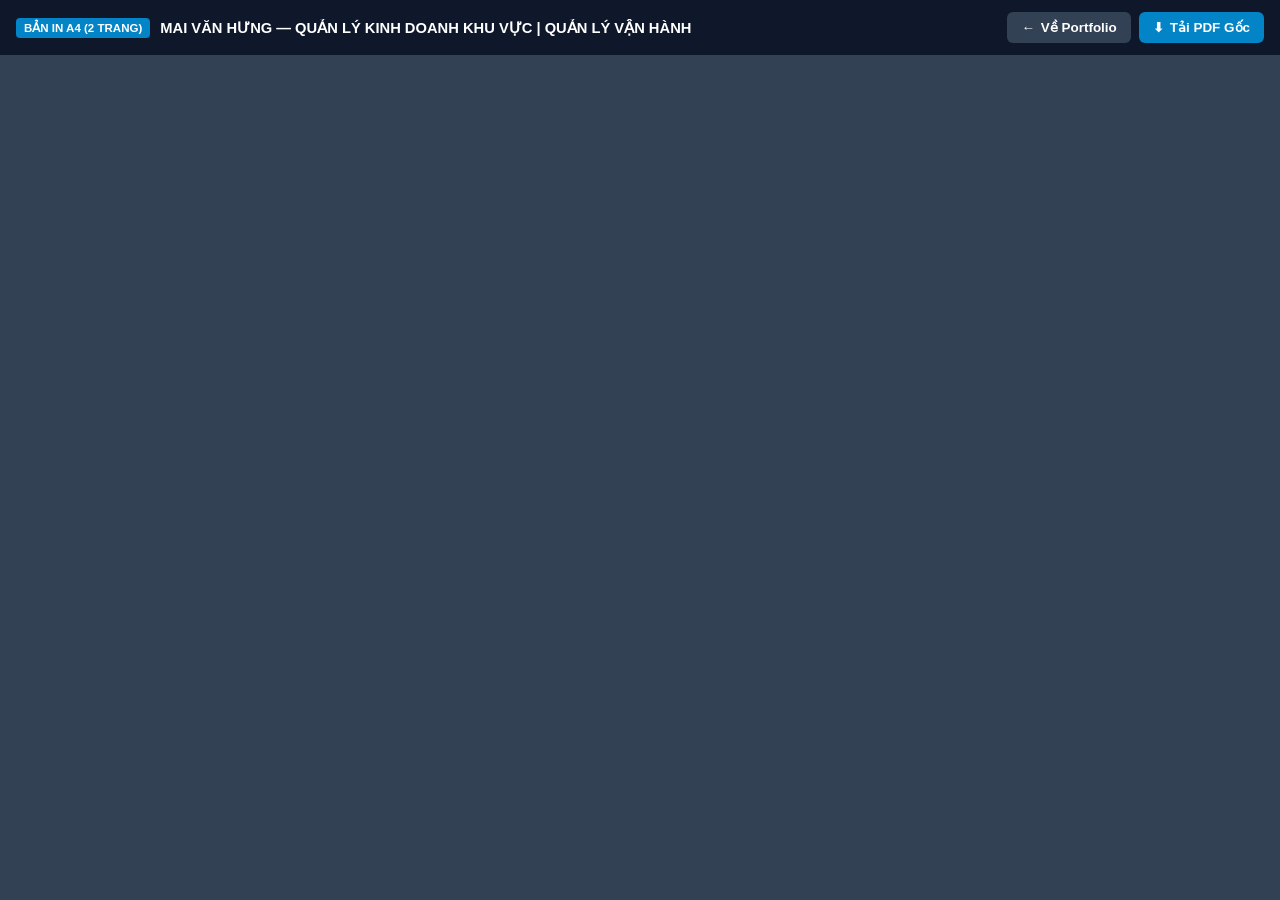
<file: cv.html>
<!DOCTYPE html>
<html lang="vi">
<head>
    <meta charset="UTF-8">
    <meta name="viewport" content="width=device-width, initial-scale=1.0">
    <meta name="referrer" content="strict-origin-when-cross-origin">
    <meta http-equiv="Content-Security-Policy" content="default-src 'self'; script-src 'none'; style-src 'self' 'unsafe-inline'; img-src 'self' data:; object-src 'self'; frame-src 'self'; base-uri 'self'; form-action 'none'">
    <title>Mai Văn Hưng — Bản In A4 PDF Gốc</title>
    <meta name="description" content="15+ năm kinh nghiệm điều hành chuỗi bán lẻ quy mô lớn & Tiên phong ứng dụng AI Workforce.">
    
    <!-- Open Graph Meta Tags (Zalo, Messenger, Facebook, LinkedIn) -->
    <meta property="og:type" content="website">
    <meta property="og:url" content="https://maihungkd1p-rgb.github.io/Hungmv-portfolio89/cv.html">
    <meta property="og:title" content="Mai Văn Hưng — CV & Web Portfolio">
    <meta property="og:description" content="15+ năm kinh nghiệm điều hành chuỗi bán lẻ quy mô lớn & Tiên phong ứng dụng AI Workforce.">
    <meta property="og:image" content="https://maihungkd1p-rgb.github.io/Hungmv-portfolio89/assets/images/profile.jpg">
    <meta property="og:image:width" content="600">
    <meta property="og:image:height" content="600">
    <style>
        * {
            margin: 0;
            padding: 0;
            box-sizing: border-box;
        }
        html, body {
            width: 100%;
            height: 100%;
            overflow: hidden;
            font-family: -apple-system, BlinkMacSystemFont, 'Segoe UI', Roboto, Helvetica, Arial, sans-serif;
            background: #0f172a;
            display: flex;
            flex-direction: column;
        }
        .topbar {
            height: 56px;
            background: #0f172a;
            color: #ffffff;
            display: flex;
            align-items: center;
            justify-content: space-between;
            padding: 0 16px;
            border-bottom: 1px solid #334155;
            flex-shrink: 0;
            z-index: 10;
        }
        .topbar-left {
            display: flex;
            align-items: center;
            gap: 10px;
            font-size: 0.92rem;
            font-weight: 700;
            overflow: hidden;
            text-overflow: ellipsis;
            white-space: nowrap;
        }
        .badge {
            background: #0284c7;
            color: #ffffff;
            font-size: 0.72rem;
            padding: 3px 8px;
            border-radius: 4px;
            font-weight: 700;
            text-transform: uppercase;
            white-space: nowrap;
            flex-shrink: 0;
        }
        .title-text {
            overflow: hidden;
            text-overflow: ellipsis;
            white-space: nowrap;
        }
        .topbar-actions {
            display: flex;
            align-items: center;
            gap: 8px;
            flex-shrink: 0;
        }
        .btn {
            display: inline-flex;
            align-items: center;
            justify-content: center;
            gap: 6px;
            padding: 8px 14px;
            border-radius: 6px;
            font-size: 0.84rem;
            font-weight: 600;
            text-decoration: none;
            cursor: pointer;
            transition: all 0.2s ease;
            border: none;
            white-space: nowrap;
        }
        .btn-back {
            background: #334155;
            color: #ffffff;
        }
        .btn-back:hover {
            background: #475569;
        }
        .btn-download {
            background: #0284c7;
            color: #ffffff;
        }
        .btn-download:hover {
            background: #0369a1;
            transform: translateY(-1px);
        }

        /* Mobile Notice Bar */
        .mobile-banner {
            display: none;
            background: linear-gradient(90deg, #1e293b 0%, #0f172a 100%);
            border-bottom: 1px solid rgba(56, 189, 248, 0.25);
            padding: 10px 14px;
            color: #e2e8f0;
            font-size: 0.82rem;
            flex-shrink: 0;
            align-items: center;
            justify-content: space-between;
            gap: 10px;
        }
        .mobile-banner-text {
            display: flex;
            align-items: center;
            gap: 8px;
            line-height: 1.35;
        }
        .mobile-banner-btn {
            display: inline-flex;
            align-items: center;
            gap: 4px;
            background: #0284c7;
            color: #ffffff;
            font-weight: 700;
            padding: 6px 12px;
            border-radius: 6px;
            text-decoration: none;
            font-size: 0.78rem;
            white-space: nowrap;
            flex-shrink: 0;
        }

        .pdf-viewer-container {
            flex: 1;
            width: 100%;
            height: calc(100vh - 56px);
            background: #334155;
            position: relative;
        }
        iframe, object, embed {
            width: 100%;
            height: 100%;
            border: none;
            display: block;
        }

        @media (max-width: 768px) {
            .mobile-banner {
                display: flex;
            }
            .title-text {
                display: none;
            }
            .topbar-left::after {
                content: "Mai Văn Hưng — CV";
                font-size: 0.88rem;
                font-weight: 700;
                color: #ffffff;
            }
            .btn span:last-child {
                display: none;
            }
            .btn {
                padding: 8px 10px;
                min-width: 38px;
            }
        }

        @media (min-width: 480px) and (max-width: 768px) {
            .btn span:last-child {
                display: inline;
            }
        }
    </style>
</head>
<body>

    <!-- TOPBAR -->
    <header class="topbar">
        <div class="topbar-left">
            <span class="badge">Bản In A4 (2 Trang)</span>
            <span class="title-text">MAI VĂN HƯNG — QUẢN LÝ KINH DOANH KHU VỰC | QUẢN LÝ VẬN HÀNH</span>
        </div>
        <div class="topbar-actions">
            <a href="index.html" class="btn btn-back" title="Quay lại Portfolio">
                <span>←</span>
                <span>Về Portfolio</span>
            </a>
            <a href="assets/images/Quan_Ly_Khu_Vuc_Mai_Van_Hung.pdf" target="_blank" rel="noopener noreferrer" download="Quan_Ly_Khu_Vuc_Mai_Van_Hung.pdf" class="btn btn-download" title="Tải file PDF gốc">
                <span>⬇</span>
                <span>Tải PDF Gốc</span>
            </a>
        </div>
    </header>

    <!-- MOBILE DIRECT ACTION BANNER -->
    <div class="mobile-banner">
        <div class="mobile-banner-text">
            <span>📱 <strong>Thiết bị di động:</strong> Mở trực tiếp để xem đầy đủ các trang không bị giới hạn iframe.</span>
        </div>
        <a href="assets/images/Quan_Ly_Khu_Vuc_Mai_Van_Hung.pdf" target="_blank" rel="noopener noreferrer" class="mobile-banner-btn">
            <span>↗ Mở Toàn Màn Hình</span>
        </a>
    </div>

    <!-- NATIVE FULLSCREEN PDF EMBED -->
    <main class="pdf-viewer-container">
        <object data="assets/images/Quan_Ly_Khu_Vuc_Mai_Van_Hung.pdf#toolbar=1&navpanes=0" type="application/pdf" width="100%" height="100%">
            <iframe src="assets/images/Quan_Ly_Khu_Vuc_Mai_Van_Hung.pdf" type="application/pdf">
                <p style="padding: 20px; color: #ffffff; text-align: center;">Trình duyệt không hỗ trợ xem trực tiếp. <a href="assets/images/Quan_Ly_Khu_Vuc_Mai_Van_Hung.pdf" target="_blank" rel="noopener noreferrer" style="color: #38bdf8;">Nhấp vào đây để tải file PDF gốc</a>.</p>
            </iframe>
        </object>
    </main>

</body>
</html>
</file>
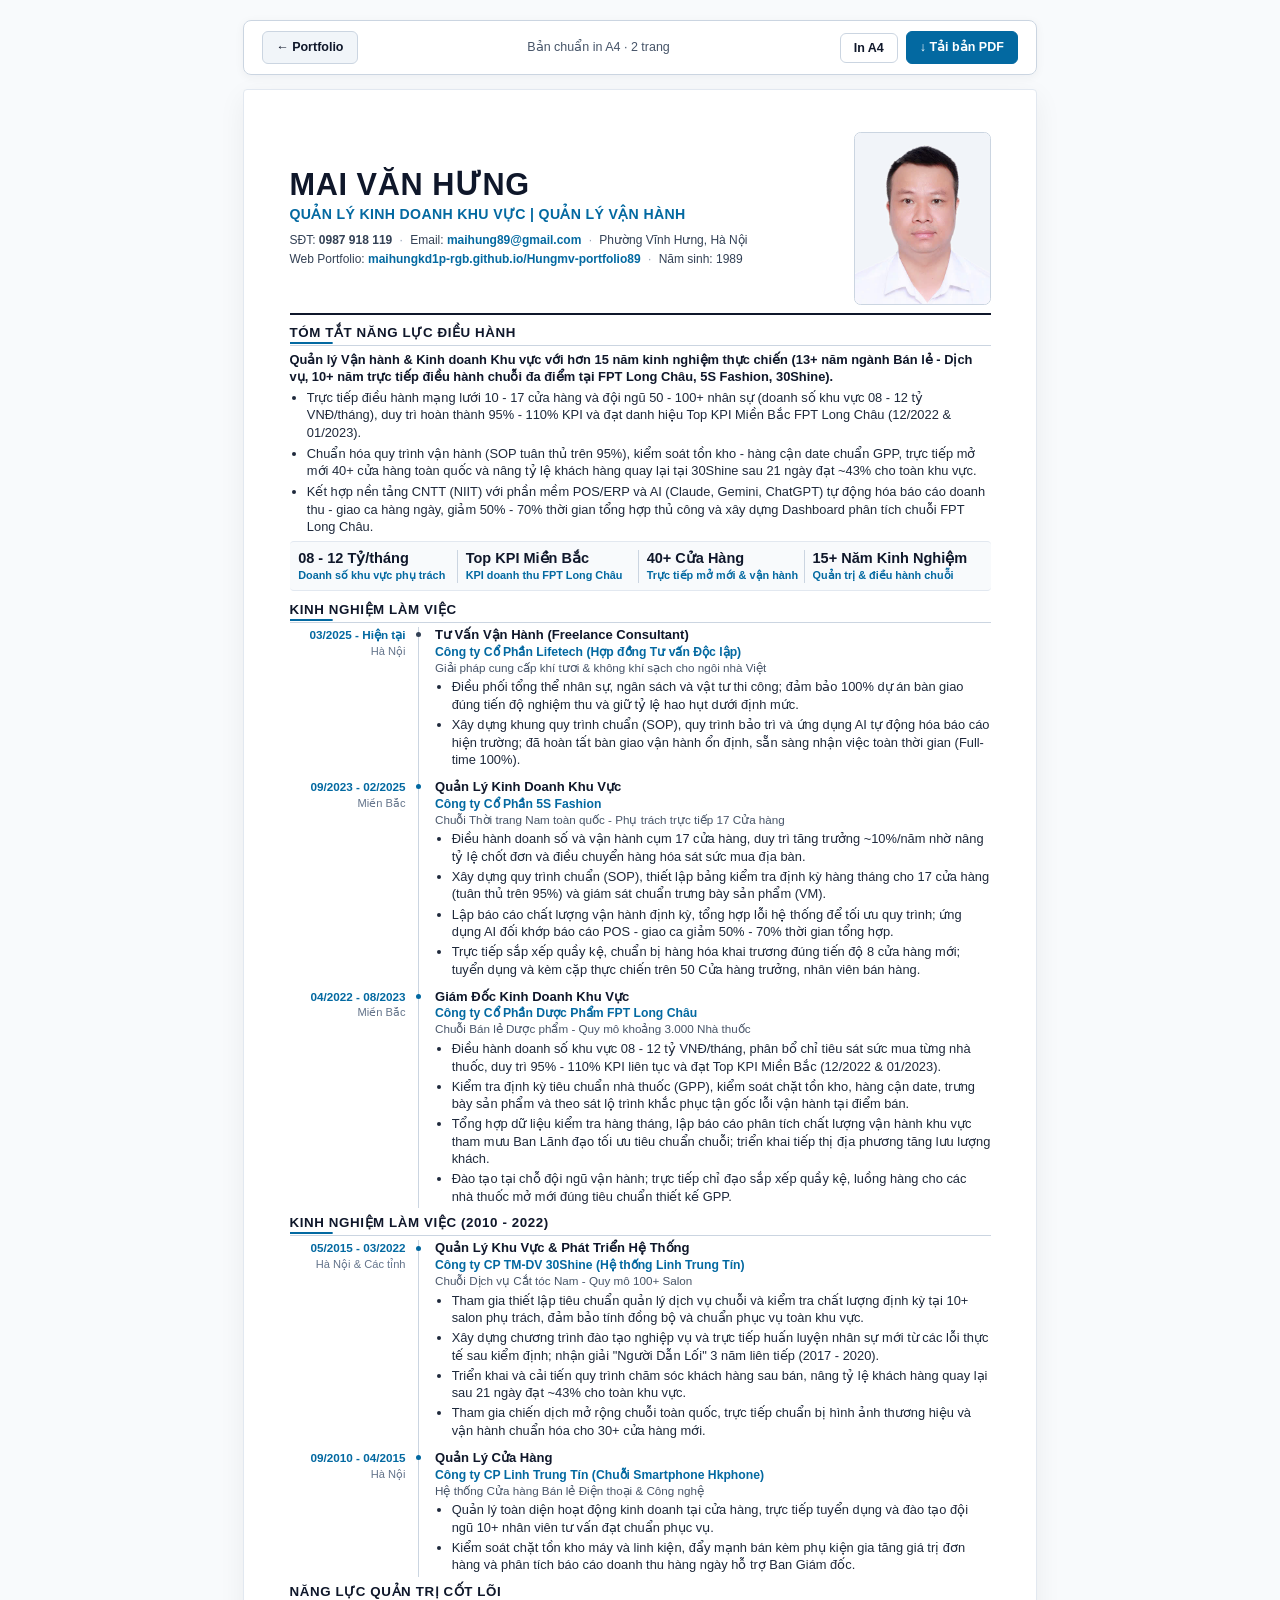
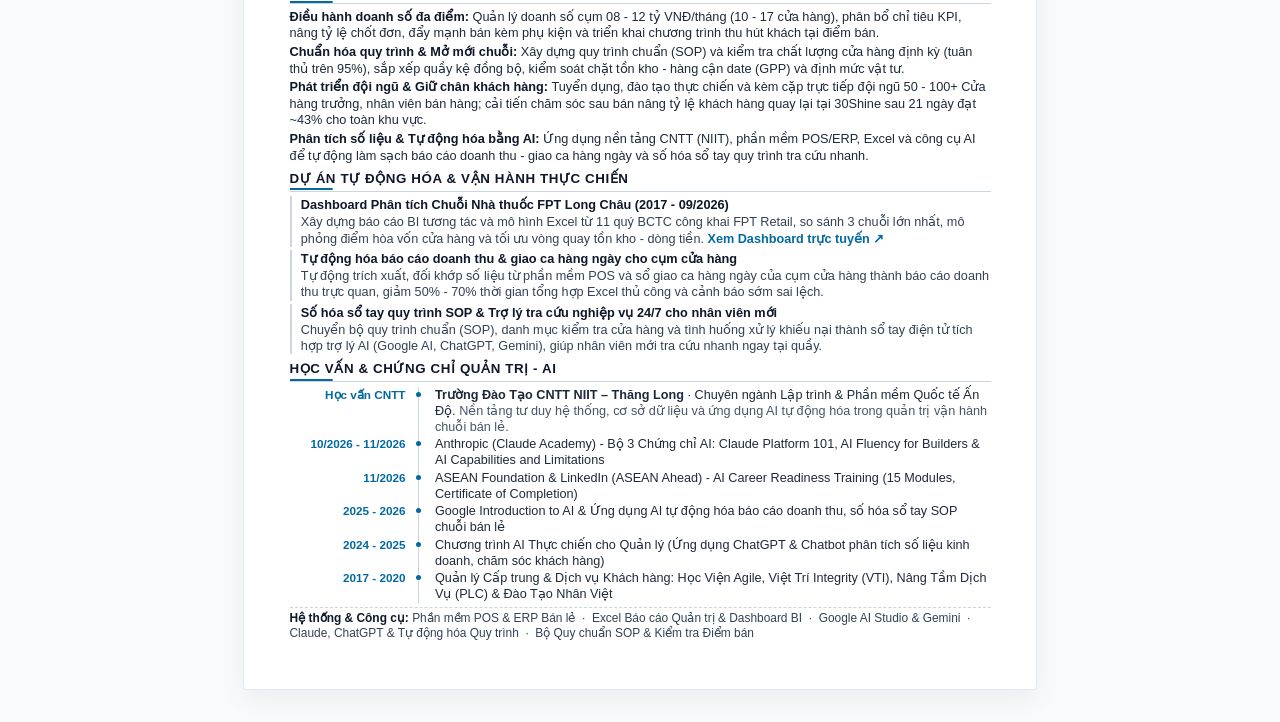
<file: cv_detail.html>
<!DOCTYPE html>
<html lang="vi">
<head>
  <meta charset="UTF-8">
  <meta name="viewport" content="width=device-width, initial-scale=1.0">
  <meta name="referrer" content="strict-origin-when-cross-origin">
  <meta http-equiv="Content-Security-Policy" content="default-src 'self'; script-src 'self'; style-src 'self' 'unsafe-inline'; img-src 'self' data:; base-uri 'self'; form-action 'none'; object-src 'none'">
  <title>MAI VĂN HƯNG — Hồ Sơ Năng Lực (Bản Chuẩn A4 · 2 Trang)</title>
  <meta name="description" content="15+ năm kinh nghiệm điều hành chuỗi bán lẻ quy mô lớn & Tiên phong ứng dụng AI Workforce.">
  <meta property="og:type" content="website">
  <meta property="og:url" content="https://maihungkd1p-rgb.github.io/Hungmv-portfolio89/cv_detail.html">
  <meta property="og:title" content="Mai Văn Hưng — Hồ Sơ Năng Lực (Bản Chuẩn A4)">
  <meta property="og:description" content="15+ năm kinh nghiệm điều hành chuỗi bán lẻ quy mô lớn & Tiên phong ứng dụng AI Workforce.">
  <meta property="og:image" content="https://maihungkd1p-rgb.github.io/Hungmv-portfolio89/assets/images/profile.jpg">
  <meta property="og:image:width" content="600">
  <meta property="og:image:height" content="600">
  <style>
    @page {
      size: A4 portrait;
      margin: 6.5mm 11.5mm 6.5mm 11.5mm;
    }
    * {
      box-sizing: border-box;
      margin: 0;
      padding: 0;
    }
    body {
      font-family: 'Segoe UI', Inter, -apple-system, BlinkMacSystemFont, Arial, sans-serif;
      font-size: 9.65pt;
      line-height: 1.36;
      color: #0f172a;
      background: #ffffff;
      text-align: left;
      -webkit-print-color-adjust: exact;
      print-color-adjust: exact;
    }
    .sheet {
      max-width: 187mm;
      margin: 0 auto;
    }
    /* Soft-Light Browser Preview Toolbar */
    .exec-toolbar {
      display: none;
    }
    @media screen {
      body {
        background: #f8fafc;
        padding: 20px 12px 32px 12px;
      }
      .exec-toolbar {
        max-width: 210mm;
        margin: 0 auto 14px auto;
        padding: 10px 18px;
        background: #ffffff;
        border: 1px solid #cbd5e1;
        border-radius: 8px;
        box-shadow: 0 2px 10px rgba(15, 23, 42, 0.05);
        display: flex;
        justify-content: space-between;
        align-items: center;
        gap: 12px;
      }
      .exec-toolbar-info {
        font-size: 13px;
        font-weight: 600;
        color: #334155;
      }
      .exec-toolbar-info strong {
        color: #0f172a;
      }
      .exec-toolbar {
        flex-wrap: nowrap;
        position: sticky;
        top: 8px;
        z-index: 20;
        background: rgba(255, 255, 255, 0.94);
        backdrop-filter: blur(8px);
      }
      .exec-toolbar-info {
        font-size: 12.5px;
        font-weight: 500;
        color: #475569;
        white-space: nowrap;
      }
      .exec-toolbar-actions {
        display: flex;
        align-items: center;
        gap: 8px;
        flex-shrink: 0;
      }
      .tb-btn {
        display: inline-flex;
        align-items: center;
        gap: 5px;
        border-radius: 6px;
        padding: 7px 13px;
        font-size: 12.5px;
        font-weight: 600;
        cursor: pointer;
        text-decoration: none;
        border: 1px solid transparent;
        transition: all 0.15s ease;
        white-space: nowrap;
      }
      .tb-btn-back {
        background: #f1f5f9;
        color: #0f172a;
        border-color: #cbd5e1;
      }
      .tb-btn-back:hover {
        background: #e2e8f0;
      }
      .tb-btn-print {
        background: #ffffff;
        color: #0f172a;
        border-color: #cbd5e1;
      }
      .tb-btn-print:hover {
        background: #f1f5f9;
      }
      .tb-btn-pdf {
        background: #0369a1;
        color: #ffffff;
        border-color: #0369a1;
      }
      .tb-btn-pdf:hover {
        background: #0f172a;
        border-color: #0f172a;
      }
      .sheet {
        max-width: 210mm;
        background: #ffffff;
        padding: 11mm 12mm;
        border: 1px solid #e2e8f0;
        border-radius: 4px;
        box-shadow: 0 8px 28px rgba(15, 23, 42, 0.06);
      }
    }
    @media print {
      .exec-toolbar {
        display: none !important;
      }
    }
    /* Open Editorial Header — Zero Box Clutter, Balanced 36x46mm Portrait */
    header.hero-header {
      display: flex;
      justify-content: space-between;
      align-items: center;
      gap: 6mm;
      padding-bottom: 6pt;
      margin-bottom: 6.5pt;
      border-bottom: 1.5pt solid #0f172a;
    }
    .hero-text {
      flex: 1;
      min-width: 0;
    }
    h1.hero-name {
      font-size: 23pt;
      font-weight: 800;
      letter-spacing: 0.45pt;
      color: #0f172a;
      line-height: 1.08;
      margin-bottom: 3.5pt;
    }
    .hero-role {
      font-size: 10.6pt;
      font-weight: 700;
      color: #0369a1;
      letter-spacing: 0.25pt;
      margin-bottom: 6pt;
      line-height: 1.25;
    }
    .hero-contacts {
      font-size: 9.0pt;
      color: #334155;
      line-height: 1.58;
    }
    .contact-row {
      display: flex;
      flex-wrap: wrap;
      align-items: baseline;
      column-gap: 5.5pt;
      row-gap: 1.5pt;
    }
    .c-item {
      white-space: nowrap;
    }
    .c-sep {
      color: #94a3b8;
    }
    .hero-contacts a {
      color: #0369a1;
      font-weight: 600;
      text-decoration: none;
    }
    .hero-photo-wrap {
      width: 36mm;
      height: 46mm;
      border-radius: 5pt;
      overflow: hidden;
      border: 1px solid #cbd5e1;
      flex-shrink: 0;
      background: #f1f5f9;
    }
    .hero-photo-wrap img {
      width: 100%;
      height: 100%;
      object-fit: cover;
      object-position: center center;
      display: block;
    }
    /* 2-Line 4-Metric Bridge Strip (Method 3A — Strict 2 Lines Per Column) */
    .kpi-strip {
      display: grid;
      grid-template-columns: 0.95fr 1.08fr 0.99fr 1.06fr;
      background: #f8fafc;
      border-top: 1px solid #e2e8f0;
      border-bottom: 1px solid #e2e8f0;
      border-radius: 3pt;
      padding: 5.5pt 6.5pt;
      margin-bottom: 7.5pt;
    }
    .kpi-item {
      padding: 0 5.5pt;
      border-left: 1px solid #cbd5e1;
      min-width: 0;
    }
    .kpi-item:first-child {
      padding-left: 0;
      border-left: none;
    }
    .kpi-item:last-child {
      padding-right: 0;
    }
    .kpi-metric {
      font-size: 10.9pt;
      font-weight: 800;
      color: #0f172a;
      line-height: 1.18;
      white-space: nowrap;
    }
    .kpi-unit {
      font-size: 8.15pt;
      font-weight: 600;
      color: #0369a1;
      line-height: 1.25;
      margin-top: 1.5pt;
      white-space: nowrap;
    }
    /* Sections & Editorial Headings */
    section.sec {
      margin-bottom: 4.5pt;
    }
    h2.sec-heading {
      font-size: 10.0pt;
      font-weight: 800;
      letter-spacing: 0.45pt;
      color: #0f172a;
      border-bottom: 1px solid #cbd5e1;
      background: linear-gradient(#0369a1, #0369a1) left bottom / 32pt 1.8pt no-repeat;
      padding-bottom: 2.0pt;
      margin-bottom: 3.5pt;
      break-after: avoid;
      page-break-after: avoid;
    }
    /* Executive Summary Lead + 3 Bullets */
    p.exec-summary-lead {
      font-size: 9.65pt;
      font-weight: 600;
      line-height: 1.34;
      color: #0f172a;
      margin-bottom: 3pt;
    }
    ul.exec-summary-list {
      padding-left: 13pt;
    }
    ul.exec-summary-list li {
      font-size: 9.65pt;
      line-height: 1.36;
      color: #1e293b;
      margin-bottom: 2.5pt;
    }
    /* Borderless Normal-Flow Executive Timeline (32.5mm | 3.5mm | 1fr — Zero position:relative) */
    .tl-item {
      display: grid;
      grid-template-columns: 32.5mm 3.5mm 1fr;
      column-gap: 0;
      margin-bottom: 0;
      break-inside: avoid;
      page-break-inside: avoid;
    }
    .tl-meta {
      padding-right: 1.8mm;
      padding-bottom: 6pt;
      text-align: right;
    }
    .tl-rail {
      background: linear-gradient(#cbd5e1, #cbd5e1) center 0 / 1.2px 100% no-repeat;
    }
    .tl-dot {
      display: block;
      width: 5px;
      height: 5px;
      border-radius: 50%;
      background: #0369a1;
      margin: 3.8pt auto 0 auto;
    }
    .tl-dot.ops-dot {
      background: #334155;
    }
    .tl-body {
      min-width: 0;
      padding-left: 2.5mm;
      padding-bottom: 6pt;
    }
    .tl-item:last-child .tl-meta,
    .tl-item:last-child .tl-body {
      padding-bottom: 0;
    }
    .tl-period {
      font-size: 8.8pt;
      font-weight: 700;
      color: #0369a1;
      line-height: 1.3;
      white-space: nowrap;
    }
    .tl-loc {
      font-size: 8.35pt;
      color: #64748b;
      line-height: 1.3;
      margin-top: 1pt;
      white-space: nowrap;
    }
    .exp-role {
      font-size: 9.8pt;
      font-weight: 800;
      color: #0f172a;
      line-height: 1.24;
    }
    .exp-company {
      font-size: 9.15pt;
      color: #0369a1;
      font-weight: 700;
      margin-top: 1pt;
      line-height: 1.26;
    }
    .exp-industry {
      font-size: 8.75pt;
      color: #475569;
      margin: 0.5pt 0 2.2pt 0;
      line-height: 1.26;
    }
    ul.exp-bullets {
      padding-left: 12.5pt;
    }
    ul.exp-bullets li {
      font-size: 9.65pt;
      line-height: 1.36;
      margin-bottom: 2pt;
      color: #1e293b;
    }
    .page-break {
      page-break-before: always;
      break-before: page;
    }
    /* Page 2 Editorial Sections (Zero Boxes) */
    .comp-item {
      font-size: 9.55pt;
      line-height: 1.29;
      margin-bottom: 1.8pt;
      color: #1e293b;
    }
    .comp-title {
      font-weight: 700;
      color: #0f172a;
    }
    .proj-item {
      margin-bottom: 2.5pt;
      padding-left: 7pt;
      border-left: 2px solid #cbd5e1;
    }
    .proj-item:last-child {
      margin-bottom: 0;
    }
    .proj-name {
      font-size: 9.55pt;
      font-weight: 700;
      color: #0f172a;
      margin-bottom: 0.5pt;
    }
    .proj-desc {
      font-size: 9.5pt;
      line-height: 1.28;
      color: #334155;
    }
    .tl-compact .tl-meta,
    .tl-compact .tl-body {
      padding-bottom: 1.0pt;
    }
    .tl-compact:last-child .tl-meta,
    .tl-compact:last-child .tl-body {
      padding-bottom: 0;
    }
    .cred-text {
      font-size: 9.5pt;
      line-height: 1.27;
      color: #1e293b;
    }
    .cred-sub {
      color: #475569;
    }
    .tools-line {
      margin-top: 2.5pt;
      padding-top: 2.5pt;
      border-top: 1px dashed #cbd5e1;
      font-size: 8.95pt;
      color: #334155;
      line-height: 1.26;
    }
    .tools-line strong {
      color: #0f172a;
    }
    @media screen and (max-width: 680px) {
      .sheet {
        padding: 16px;
      }
      header.hero-header {
        flex-direction: column-reverse;
        align-items: flex-start;
      }
      .kpi-strip {
        grid-template-columns: repeat(2, 1fr);
        row-gap: 8pt;
      }
      .kpi-item:nth-child(3) {
        padding-left: 0;
        border-left: none;
      }
      .tl-item {
        grid-template-columns: 1fr;
        row-gap: 2pt;
      }
      .tl-meta {
        text-align: left;
        padding-right: 0;
        padding-bottom: 0;
      }
      .tl-rail {
        display: none;
      }
      .tl-body {
        padding-left: 0;
      }
      .exec-toolbar {
        position: static;
        flex-direction: row;
        flex-wrap: wrap;
        justify-content: space-between;
        padding: 8px 12px;
      }
      .exec-toolbar-info {
        display: none;
      }
    }
  </style>
</head>
<body>
  <div class="exec-toolbar">
    <a class="tb-btn tb-btn-back" href="index.html">← Portfolio</a>
    <span class="exec-toolbar-info">Bản chuẩn in A4 &middot; 2 trang</span>
    <div class="exec-toolbar-actions">
      <button id="btnPrintCv" class="tb-btn tb-btn-print" type="button">In A4</button>
      <a class="tb-btn tb-btn-pdf" href="assets/images/Quan_Ly_Khu_Vuc_Mai_Van_Hung_Chi_Tiet.pdf" target="_blank" rel="noopener noreferrer" download="Mai_Van_Hung_CV_Executive_A4_2026.pdf">↓ Tải bản PDF</a>
    </div>
  </div>
  <main class="sheet">
    <header class="hero-header">
      <div class="hero-text">
        <h1 class="hero-name">MAI VĂN HƯNG</h1>
        <div class="hero-role">QUẢN LÝ KINH DOANH KHU VỰC | QUẢN LÝ VẬN HÀNH</div>
        <div class="hero-contacts">
          <div class="contact-row">
            <span class="c-item">SĐT: <strong>0987 918 119</strong></span>
            <span class="c-sep">&middot;</span>
            <span class="c-item">Email: <a href="mailto:maihung89@gmail.com">maihung89@gmail.com</a></span>
            <span class="c-sep">&middot;</span>
            <span class="c-item">Phường Vĩnh Hưng, Hà Nội</span>
          </div>
          <div class="contact-row">
            <span class="c-item">Web Portfolio: <a href="https://maihungkd1p-rgb.github.io/Hungmv-portfolio89/">maihungkd1p-rgb.github.io/Hungmv-portfolio89</a></span>
            <span class="c-sep">&middot;</span>
            <span class="c-item">Năm sinh: 1989</span>
          </div>
        </div>
      </div>
      <div class="hero-photo-wrap">
        <img src="[data-uri]" alt="Chân dung MAI VĂN HƯNG">
      </div>
    </header>

    <section class="sec">
      <h2 class="sec-heading">TÓM TẮT NĂNG LỰC ĐIỀU HÀNH</h2>
      <p class="exec-summary-lead">Quản lý Vận hành &amp; Kinh doanh Khu vực với hơn 15 năm kinh nghiệm thực chiến (13+ năm ngành Bán lẻ - Dịch vụ, 10+ năm trực tiếp điều hành chuỗi đa điểm tại FPT Long Châu, 5S Fashion, 30Shine).</p>
      <ul class="exec-summary-list">
        <li>Trực tiếp điều hành mạng lưới 10 - 17 cửa hàng và đội ngũ 50 - 100+ nhân sự (doanh số khu vực 08 - 12 tỷ VNĐ/tháng), duy trì hoàn thành 95% - 110% KPI và đạt danh hiệu Top KPI Miền Bắc FPT Long Châu (12/2022 &amp; 01/2023).</li><li>Chuẩn hóa quy trình vận hành (SOP tuân thủ trên 95%), kiểm soát tồn kho - hàng cận date chuẩn GPP, trực tiếp mở mới 40+ cửa hàng toàn quốc và nâng tỷ lệ khách hàng quay lại tại 30Shine sau 21 ngày đạt ~43% cho toàn khu vực.</li><li>Kết hợp nền tảng CNTT (NIIT) với phần mềm POS/ERP và AI (Claude, Gemini, ChatGPT) tự động hóa báo cáo doanh thu - giao ca hàng ngày, giảm 50% - 70% thời gian tổng hợp thủ công và xây dựng Dashboard phân tích chuỗi FPT Long Châu.</li>
      </ul>
    </section>

    <div class="kpi-strip">
      
        <div class="kpi-item">
          <div class="kpi-metric">08 - 12 Tỷ/tháng</div>
          <div class="kpi-unit">Doanh số khu vực phụ trách</div>
        </div>
        
        <div class="kpi-item">
          <div class="kpi-metric">Top KPI Miền Bắc</div>
          <div class="kpi-unit">KPI doanh thu FPT Long Châu</div>
        </div>
        
        <div class="kpi-item">
          <div class="kpi-metric">40+ Cửa Hàng</div>
          <div class="kpi-unit">Trực tiếp mở mới &amp; vận hành</div>
        </div>
        
        <div class="kpi-item">
          <div class="kpi-metric">15+ Năm Kinh Nghiệm</div>
          <div class="kpi-unit">Quản trị &amp; điều hành chuỗi</div>
        </div>
        
    </div>

    <section class="sec">
      <h2 class="sec-heading">KINH NGHIỆM LÀM VIỆC</h2>
      
        <article class="tl-item">
          <div class="tl-meta">
            <div class="tl-period">03/2025 - Hiện tại</div>
            <div class="tl-loc">Hà Nội</div>
          </div>
          <div class="tl-rail" aria-hidden="true"><span class="tl-dot ops-dot"></span></div>
          <div class="tl-body">
            <div class="exp-role">Tư Vấn Vận Hành (Freelance Consultant)</div>
            <div class="exp-company">Công ty Cổ Phần Lifetech (Hợp đồng Tư vấn Độc lập)</div>
            <div class="exp-industry">Giải pháp cung cấp khí tươi &amp; không khí sạch cho ngôi nhà Việt</div>
            <ul class="exp-bullets">
              <li>Điều phối tổng thể nhân sự, ngân sách và vật tư thi công; đảm bảo 100% dự án bàn giao đúng tiến độ nghiệm thu và giữ tỷ lệ hao hụt dưới định mức.</li><li>Xây dựng khung quy trình chuẩn (SOP), quy trình bảo trì và ứng dụng AI tự động hóa báo cáo hiện trường; đã hoàn tất bàn giao vận hành ổn định, sẵn sàng nhận việc toàn thời gian (Full-time 100%).</li>
            </ul>
          </div>
        </article>
        
        <article class="tl-item">
          <div class="tl-meta">
            <div class="tl-period">09/2023 - 02/2025</div>
            <div class="tl-loc">Miền Bắc</div>
          </div>
          <div class="tl-rail" aria-hidden="true"><span class="tl-dot"></span></div>
          <div class="tl-body">
            <div class="exp-role">Quản Lý Kinh Doanh Khu Vực</div>
            <div class="exp-company">Công ty Cổ Phần 5S Fashion</div>
            <div class="exp-industry">Chuỗi Thời trang Nam toàn quốc - Phụ trách trực tiếp 17 Cửa hàng</div>
            <ul class="exp-bullets">
              <li>Điều hành doanh số và vận hành cụm 17 cửa hàng, duy trì tăng trưởng ~10%/năm nhờ nâng tỷ lệ chốt đơn và điều chuyển hàng hóa sát sức mua địa bàn.</li><li>Xây dựng quy trình chuẩn (SOP), thiết lập bảng kiểm tra định kỳ hàng tháng cho 17 cửa hàng (tuân thủ trên 95%) và giám sát chuẩn trưng bày sản phẩm (VM).</li><li>Lập báo cáo chất lượng vận hành định kỳ, tổng hợp lỗi hệ thống để tối ưu quy trình; ứng dụng AI đối khớp báo cáo POS - giao ca giảm 50% - 70% thời gian tổng hợp.</li><li>Trực tiếp sắp xếp quầy kệ, chuẩn bị hàng hóa khai trương đúng tiến độ 8 cửa hàng mới; tuyển dụng và kèm cặp thực chiến trên 50 Cửa hàng trưởng, nhân viên bán hàng.</li>
            </ul>
          </div>
        </article>
        
        <article class="tl-item">
          <div class="tl-meta">
            <div class="tl-period">04/2022 - 08/2023</div>
            <div class="tl-loc">Miền Bắc</div>
          </div>
          <div class="tl-rail" aria-hidden="true"><span class="tl-dot"></span></div>
          <div class="tl-body">
            <div class="exp-role">Giám Đốc Kinh Doanh Khu Vực</div>
            <div class="exp-company">Công ty Cổ Phần Dược Phẩm FPT Long Châu</div>
            <div class="exp-industry">Chuỗi Bán lẻ Dược phẩm - Quy mô khoảng 3.000 Nhà thuốc</div>
            <ul class="exp-bullets">
              <li>Điều hành doanh số khu vực 08 - 12 tỷ VNĐ/tháng, phân bổ chỉ tiêu sát sức mua từng nhà thuốc, duy trì 95% - 110% KPI liên tục và đạt Top KPI Miền Bắc (12/2022 &amp; 01/2023).</li><li>Kiểm tra định kỳ tiêu chuẩn nhà thuốc (GPP), kiểm soát chặt tồn kho, hàng cận date, trưng bày sản phẩm và theo sát lộ trình khắc phục tận gốc lỗi vận hành tại điểm bán.</li><li>Tổng hợp dữ liệu kiểm tra hàng tháng, lập báo cáo phân tích chất lượng vận hành khu vực tham mưu Ban Lãnh đạo tối ưu tiêu chuẩn chuỗi; triển khai tiếp thị địa phương tăng lưu lượng khách.</li><li>Đào tạo tại chỗ đội ngũ vận hành; trực tiếp chỉ đạo sắp xếp quầy kệ, luồng hàng cho các nhà thuốc mở mới đúng tiêu chuẩn thiết kế GPP.</li>
            </ul>
          </div>
        </article>
        
    </section>

    <div class="page-break"></div>

    <section class="sec">
      <h2 class="sec-heading">KINH NGHIỆM LÀM VIỆC (2010 - 2022)</h2>
      
        <article class="tl-item">
          <div class="tl-meta">
            <div class="tl-period">05/2015 - 03/2022</div>
            <div class="tl-loc">Hà Nội &amp; Các tỉnh</div>
          </div>
          <div class="tl-rail" aria-hidden="true"><span class="tl-dot"></span></div>
          <div class="tl-body">
            <div class="exp-role">Quản Lý Khu Vực &amp; Phát Triển Hệ Thống</div>
            <div class="exp-company">Công ty CP TM-DV 30Shine (Hệ thống Linh Trung Tín)</div>
            <div class="exp-industry">Chuỗi Dịch vụ Cắt tóc Nam - Quy mô 100+ Salon</div>
            <ul class="exp-bullets">
              <li>Tham gia thiết lập tiêu chuẩn quản lý dịch vụ chuỗi và kiểm tra chất lượng định kỳ tại 10+ salon phụ trách, đảm bảo tính đồng bộ và chuẩn phục vụ toàn khu vực.</li><li>Xây dựng chương trình đào tạo nghiệp vụ và trực tiếp huấn luyện nhân sự mới từ các lỗi thực tế sau kiểm định; nhận giải &quot;Người Dẫn Lối&quot; 3 năm liên tiếp (2017 - 2020).</li><li>Triển khai và cải tiến quy trình chăm sóc khách hàng sau bán, nâng tỷ lệ khách hàng quay lại sau 21 ngày đạt ~43% cho toàn khu vực.</li><li>Tham gia chiến dịch mở rộng chuỗi toàn quốc, trực tiếp chuẩn bị hình ảnh thương hiệu và vận hành chuẩn hóa cho 30+ cửa hàng mới.</li>
            </ul>
          </div>
        </article>
        
        <article class="tl-item">
          <div class="tl-meta">
            <div class="tl-period">09/2010 - 04/2015</div>
            <div class="tl-loc">Hà Nội</div>
          </div>
          <div class="tl-rail" aria-hidden="true"><span class="tl-dot"></span></div>
          <div class="tl-body">
            <div class="exp-role">Quản Lý Cửa Hàng</div>
            <div class="exp-company">Công ty CP Linh Trung Tín (Chuỗi Smartphone Hkphone)</div>
            <div class="exp-industry">Hệ thống Cửa hàng Bán lẻ Điện thoại &amp; Công nghệ</div>
            <ul class="exp-bullets">
              <li>Quản lý toàn diện hoạt động kinh doanh tại cửa hàng, trực tiếp tuyển dụng và đào tạo đội ngũ 10+ nhân viên tư vấn đạt chuẩn phục vụ.</li><li>Kiểm soát chặt tồn kho máy và linh kiện, đẩy mạnh bán kèm phụ kiện gia tăng giá trị đơn hàng và phân tích báo cáo doanh thu hàng ngày hỗ trợ Ban Giám đốc.</li>
            </ul>
          </div>
        </article>
        
    </section>

    <section class="sec">
      <h2 class="sec-heading">NĂNG LỰC QUẢN TRỊ CỐT LÕI</h2>
      
        <div class="comp-item">
          <span class="comp-title">Điều hành doanh số đa điểm:</span>
          <span class="comp-desc">Quản lý doanh số cụm 08 - 12 tỷ VNĐ/tháng (10 - 17 cửa hàng), phân bổ chỉ tiêu KPI, nâng tỷ lệ chốt đơn, đẩy mạnh bán kèm phụ kiện và triển khai chương trình thu hút khách tại điểm bán.</span>
        </div>
        
        <div class="comp-item">
          <span class="comp-title">Chuẩn hóa quy trình &amp; Mở mới chuỗi:</span>
          <span class="comp-desc">Xây dựng quy trình chuẩn (SOP) và kiểm tra chất lượng cửa hàng định kỳ (tuân thủ trên 95%), sắp xếp quầy kệ đồng bộ, kiểm soát chặt tồn kho - hàng cận date (GPP) và định mức vật tư.</span>
        </div>
        
        <div class="comp-item">
          <span class="comp-title">Phát triển đội ngũ &amp; Giữ chân khách hàng:</span>
          <span class="comp-desc">Tuyển dụng, đào tạo thực chiến và kèm cặp trực tiếp đội ngũ 50 - 100+ Cửa hàng trưởng, nhân viên bán hàng; cải tiến chăm sóc sau bán nâng tỷ lệ khách hàng quay lại tại 30Shine sau 21 ngày đạt ~43% cho toàn khu vực.</span>
        </div>
        
        <div class="comp-item">
          <span class="comp-title">Phân tích số liệu &amp; Tự động hóa bằng AI:</span>
          <span class="comp-desc">Ứng dụng nền tảng CNTT (NIIT), phần mềm POS/ERP, Excel và công cụ AI để tự động làm sạch báo cáo doanh thu - giao ca hàng ngày và số hóa sổ tay quy trình tra cứu nhanh.</span>
        </div>
        
    </section>

    <section class="sec">
      <h2 class="sec-heading">DỰ ÁN TỰ ĐỘNG HÓA &amp; VẬN HÀNH THỰC CHIẾN</h2>
      
        <div class="proj-item">
          <div class="proj-name">Dashboard Phân tích Chuỗi Nhà thuốc FPT Long Châu (2017 - 09/2026)</div>
          <div class="proj-desc">Xây dựng báo cáo BI tương tác và mô hình Excel từ 11 quý BCTC công khai FPT Retail, so sánh 3 chuỗi lớn nhất, mô phỏng điểm hòa vốn cửa hàng và tối ưu vòng quay tồn kho - dòng tiền. <a href="longchau-dashboard.html" target="_blank" rel="noopener noreferrer" style="color:#0369a1;font-weight:600;text-decoration:none;white-space:nowrap;">Xem Dashboard trực tuyến ↗</a></div>
        </div>
        
        <div class="proj-item">
          <div class="proj-name">Tự động hóa báo cáo doanh thu &amp; giao ca hàng ngày cho cụm cửa hàng</div>
          <div class="proj-desc">Tự động trích xuất, đối khớp số liệu từ phần mềm POS và sổ giao ca hàng ngày của cụm cửa hàng thành báo cáo doanh thu trực quan, giảm 50% - 70% thời gian tổng hợp Excel thủ công và cảnh báo sớm sai lệch.</div>
        </div>
        
        <div class="proj-item">
          <div class="proj-name">Số hóa sổ tay quy trình SOP &amp; Trợ lý tra cứu nghiệp vụ 24/7 cho nhân viên mới</div>
          <div class="proj-desc">Chuyển bộ quy trình chuẩn (SOP), danh mục kiểm tra cửa hàng và tình huống xử lý khiếu nại thành sổ tay điện tử tích hợp trợ lý AI (Google AI, ChatGPT, Gemini), giúp nhân viên mới tra cứu nhanh ngay tại quầy.</div>
        </div>
        
    </section>

    <section class="sec">
      <h2 class="sec-heading">HỌC VẤN &amp; CHỨNG CHỈ QUẢN TRỊ - AI</h2>
      
        <div class="tl-item tl-compact">
          <div class="tl-meta">
            <div class="tl-period">Học vấn CNTT</div>
          </div>
          <div class="tl-rail" aria-hidden="true"><span class="tl-dot"></span></div>
          <div class="tl-body">
            <div class="cred-text"><strong>Trường Đào Tạo CNTT NIIT – Thăng Long</strong> &middot; Chuyên ngành Lập trình &amp; Phần mềm Quốc tế Ấn Độ. <span class="cred-sub">Nền tảng tư duy hệ thống, cơ sở dữ liệu và ứng dụng AI tự động hóa trong quản trị vận hành chuỗi bán lẻ.</span></div>
          </div>
        </div>
        
        <div class="tl-item tl-compact">
          <div class="tl-meta">
            <div class="tl-period">10/2026 - 11/2026</div>
          </div>
          <div class="tl-rail" aria-hidden="true"><span class="tl-dot"></span></div>
          <div class="tl-body">
            <div class="cred-text">Anthropic (Claude Academy) - Bộ 3 Chứng chỉ AI: Claude Platform 101, AI Fluency for Builders &amp; AI Capabilities and Limitations</div>
          </div>
        </div>
        
        <div class="tl-item tl-compact">
          <div class="tl-meta">
            <div class="tl-period">11/2026</div>
          </div>
          <div class="tl-rail" aria-hidden="true"><span class="tl-dot"></span></div>
          <div class="tl-body">
            <div class="cred-text">ASEAN Foundation &amp; LinkedIn (ASEAN Ahead) - AI Career Readiness Training (15 Modules, Certificate of Completion)</div>
          </div>
        </div>
        
        <div class="tl-item tl-compact">
          <div class="tl-meta">
            <div class="tl-period">2025 - 2026</div>
          </div>
          <div class="tl-rail" aria-hidden="true"><span class="tl-dot"></span></div>
          <div class="tl-body">
            <div class="cred-text">Google Introduction to AI &amp; Ứng dụng AI tự động hóa báo cáo doanh thu, số hóa sổ tay SOP chuỗi bán lẻ</div>
          </div>
        </div>
        
        <div class="tl-item tl-compact">
          <div class="tl-meta">
            <div class="tl-period">2024 - 2025</div>
          </div>
          <div class="tl-rail" aria-hidden="true"><span class="tl-dot"></span></div>
          <div class="tl-body">
            <div class="cred-text">Chương trình AI Thực chiến cho Quản lý (Ứng dụng ChatGPT &amp; Chatbot phân tích số liệu kinh doanh, chăm sóc khách hàng)</div>
          </div>
        </div>
        
        <div class="tl-item tl-compact">
          <div class="tl-meta">
            <div class="tl-period">2017 - 2020</div>
          </div>
          <div class="tl-rail" aria-hidden="true"><span class="tl-dot"></span></div>
          <div class="tl-body">
            <div class="cred-text">Quản lý Cấp trung &amp; Dịch vụ Khách hàng: Học Viện Agile, Việt Trí Integrity (VTI), Nâng Tầm Dịch Vụ (PLC) &amp; Đào Tạo Nhân Việt</div>
          </div>
        </div>
        
      <div class="tools-line">
        <strong>Hệ thống &amp; Công cụ:</strong> Phần mềm POS &amp; ERP Bán lẻ &nbsp;&middot;&nbsp; Excel Báo cáo Quản trị &amp; Dashboard BI &nbsp;&middot;&nbsp; Google AI Studio &amp; Gemini &nbsp;&middot;&nbsp; Claude, ChatGPT &amp; Tự động hóa Quy trình &nbsp;&middot;&nbsp; Bộ Quy chuẩn SOP &amp; Kiểm tra Điểm bán
      </div>
    </section>
  </main>
  <script src="script.js"></script>
</body>
</html>
</file>
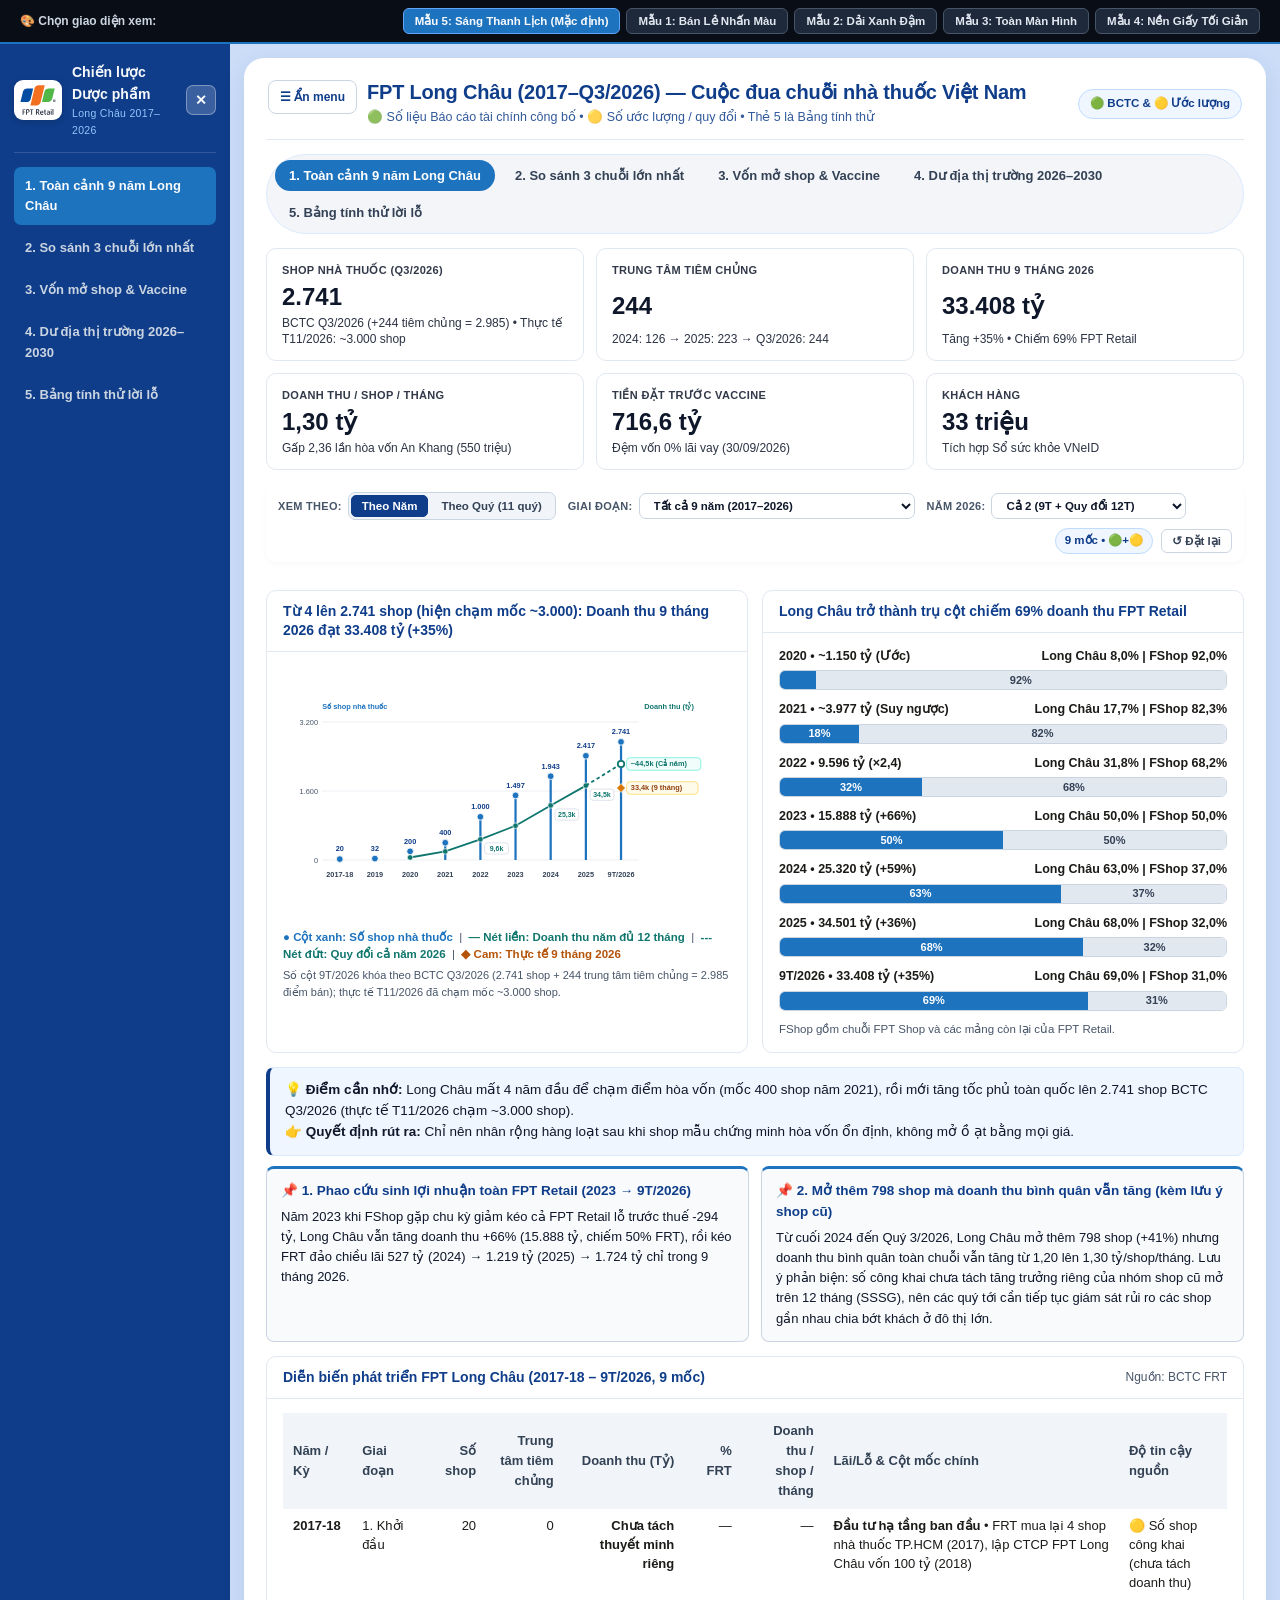
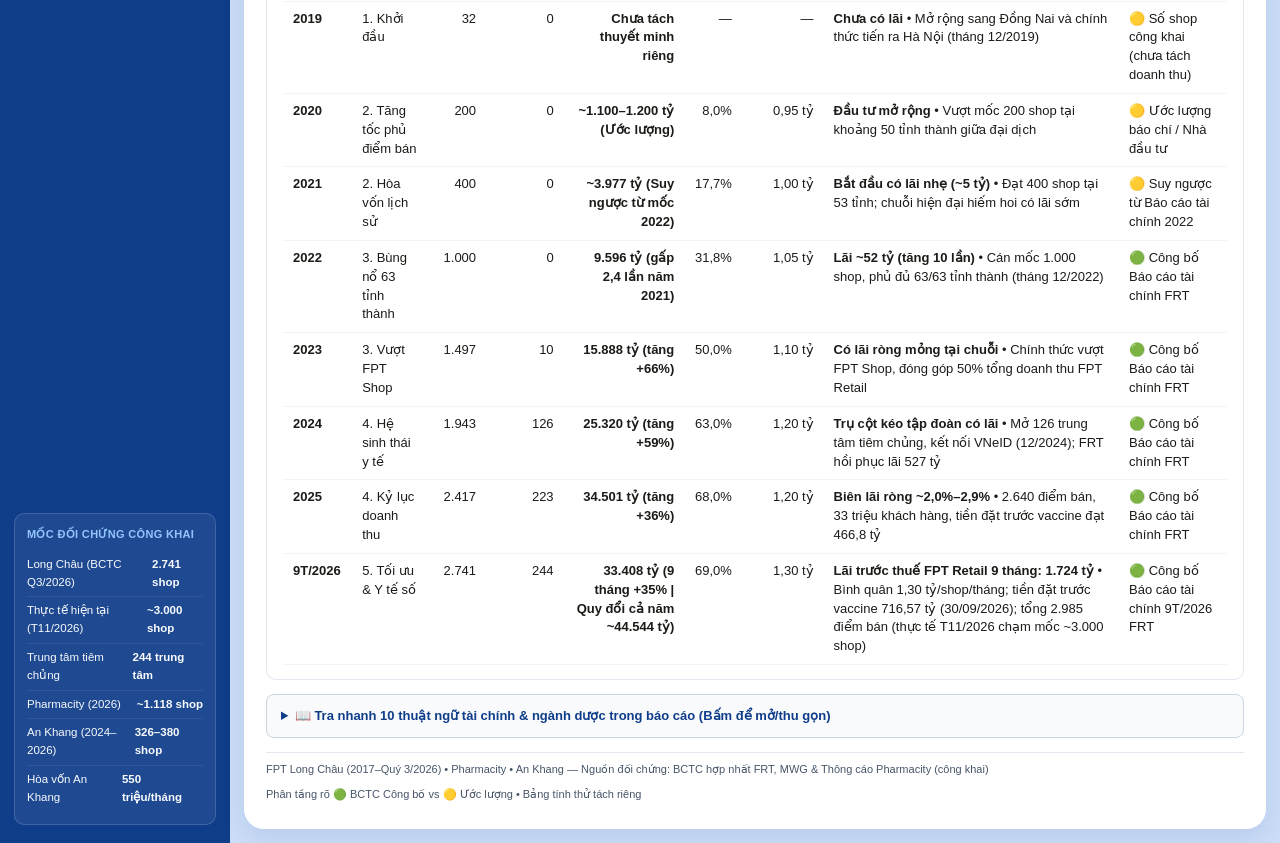
<file: longchau-dashboard.html>
<!DOCTYPE html>
<html lang="vi" data-template="mda_softblue">
<head>
<meta charset="UTF-8">
<meta name="viewport" content="width=device-width, initial-scale=1.0">
<meta name="referrer" content="strict-origin-when-cross-origin">
<meta http-equiv="Content-Security-Policy" content="default-src 'self'; script-src 'self' 'unsafe-inline'; style-src 'self' 'unsafe-inline'; img-src 'self' data:; base-uri 'self'; form-action 'none'; object-src 'none'">
<title>FPT Long Châu (2017–Q3/2026) — Báo Cáo Chiến Lược &amp; Đối Sánh Tam Mã</title>
<style>
  :root {
    --bg-main: #fbfbf9;
    --text-main: #1c1b18;
    --text-secondary: #475569;
    --nav-surface: #0f3d8a;
    --nav-active: #1e73be;
    --page-surface: #cbddf7;
    --box-surface: #ffffff;
    --strip-surface: transparent;
    --strip-ink: #0f3d8a;
    --banner-surface: #ffffff;
    --banner-ink: #0f3d8a;
    --bar-tone: #1e73be;
  }
  :root[data-template="mda_softblue"] {
    --nav-surface: #0f3d8a; --nav-active: #1e73be; --page-surface: #cbddf7;
    --box-surface: #ffffff; --strip-surface: transparent; --strip-ink: #0f3d8a;
    --banner-surface: #ffffff; --banner-ink: #0f3d8a; --bar-tone: #1e73be;
  }
  :root[data-template="ecommerce"] {
    --nav-surface: #0f1e3e; --nav-active: #1967d2; --page-surface: #f1f4f9;
    --box-surface: #fbfbf9; --strip-surface: transparent; --strip-ink: #0f172a;
    --banner-surface: #fbfbf9; --banner-ink: #0f172a; --bar-tone: #1967d2;
  }
  :root[data-template="csat_navy"] {
    --nav-surface: #0b2559; --nav-active: #1d4ed8; --page-surface: #eef2f6;
    --box-surface: #fbfbf9; --strip-surface: #0b2559; --strip-ink: #f8fafc;
    --banner-surface: #0b2559; --banner-ink: #f8fafc; --bar-tone: #0b2559;
  }
  :root[data-template="warehouse_brown"] {
    --nav-surface: #5c300e; --nav-active: #854d0e; --page-surface: #f5f2eb;
    --box-surface: #fbfbf9; --strip-surface: #6b3a12; --strip-ink: #f8fafc;
    --banner-surface: #6b3a12; --banner-ink: #f8fafc; --bar-tone: #6b3a12;
  }
  :root[data-template="zero_paper"] {
    --nav-surface: #1e293b; --nav-active: #0f766e; --page-surface: #fbfbf9;
    --box-surface: transparent; --strip-surface: transparent; --strip-ink: #1c1b18;
    --banner-surface: transparent; --banner-ink: #1c1b18; --bar-tone: #0f766e;
  }
  * { box-sizing: border-box; margin: 0; padding: 0; }
  body {
    font-family: 'Inter', 'Segoe UI', -apple-system, BlinkMacSystemFont, Roboto, sans-serif;
    background: var(--page-surface); color: var(--text-main); font-size: 14px; line-height: 1.55;
  }
  .template-switcher {
    background: #090d16; color: #f8fafc; padding: 8px 20px; display: flex;
    justify-content: space-between; align-items: center; flex-wrap: wrap; gap: 10px;
    border-bottom: 2px solid #1e73be;
  }
  .template-switcher .lbl { font-size: 12px; font-weight: 600; color: #cbd5e1; }
  .tpl-btns { display: flex; gap: 6px; flex-wrap: wrap; }
  .tpl-btn {
    background: #1e293b; color: #e2e8f0; border: 1px solid #475569; padding: 5px 11px;
    border-radius: 6px; font-size: 11.5px; font-weight: 600; cursor: pointer;
  }
  .tpl-btn.active { background: #1e73be; color: #f8fafc; border-color: #60a5fa; font-weight: 700; }
  .app-shell { display: grid; grid-template-columns: 230px 1fr; min-height: calc(100vh - 42px); }
  :root[data-template="warehouse_brown"] .app-shell { grid-template-columns: 1fr; }
  :root[data-template="warehouse_brown"] .left-sidebar { display: none; }
  @media (max-width: 1180px) { .app-shell { grid-template-columns: 1fr; } .left-sidebar { display: none; } }
  .left-sidebar {
    background: var(--nav-surface); color: #f8fafc; padding: 18px 14px;
    display: flex; flex-direction: column; justify-content: space-between;
  }
  .brand-logo {
    display: flex; align-items: center; gap: 10px; padding-bottom: 14px;
    border-bottom: 1px solid rgba(255,255,255,0.14); margin-bottom: 14px;
  }
  .brand-logo .brand-badge {
    width: 48px; height: 40px; background: #ffffff; border-radius: 9px; padding: 3px 4px;
    display: inline-flex; align-items: center; justify-content: center; flex-shrink: 0;
    box-shadow: 0 2px 6px rgba(15,23,42,0.22);
  }
  .brand-logo .brand-badge svg { width: 100%; height: 100%; display: block; }
  .brand-logo .t1 { font-size: 14px; font-weight: 700; }
  .brand-logo .t2 { font-size: 10.5px; color: #93c5fd; letter-spacing: 0.03em; }
  .nav-list { list-style: none; margin-bottom: 18px; }
  .nav-item {
    display: flex; align-items: center; gap: 8px; padding: 9px 11px; border-radius: 7px;
    color: #cbd5e1; font-weight: 600; font-size: 13px; margin-bottom: 4px; cursor: pointer;
  }
  .nav-item:hover { background: rgba(255,255,255,0.08); color: #f8fafc; }
  .nav-item.active { background: var(--nav-active); color: #f8fafc; font-weight: 700; }
  .sidebar-summary-box {
    background: rgba(255,255,255,0.07); border: 1px solid rgba(255,255,255,0.15);
    border-radius: 10px; padding: 12px; margin-top: auto;
  }
  .sidebar-summary-box h4 {
    font-size: 11px; text-transform: uppercase; color: #93c5fd; margin-bottom: 8px; letter-spacing: 0.03em;
  }
  .mini-stat {
    display: flex; justify-content: space-between; padding: 5px 0;
    border-bottom: 1px solid rgba(255,255,255,0.08); font-size: 11.5px;
  }
  .mini-stat:last-child { border-bottom: none; }
  .main-canvas { background: var(--page-surface); padding: 16px 20px 28px; display: flex; flex-direction: column; gap: 14px; }
  :root[data-template="mda_softblue"] .main-canvas {
    background: #ffffff; margin: 14px; border-radius: 20px;
    box-shadow: 0 8px 24px rgba(15,61,138,0.10); padding: 18px 22px 26px;
  }
  .top-header-bar {
    background: var(--banner-surface); color: var(--banner-ink); padding: 12px 18px; border-radius: 10px;
    box-shadow: 0 1px 4px rgba(15,23,42,0.06); display: flex; justify-content: space-between;
    align-items: center; flex-wrap: nowrap; gap: 14px;
  }
  @media (max-width: 980px) { .top-header-bar { flex-wrap: wrap; } }
  :root[data-template="zero_paper"] .top-header-bar { border: 1px solid #cbd5e1; box-shadow: none; }
  :root[data-template="mda_softblue"] .top-header-bar { border-bottom: 1px solid #e2e8f0; border-radius: 0; box-shadow: none; padding: 4px 2px 12px; }
  .top-header-bar h1 { font-size: 20px; font-weight: 700; letter-spacing: -0.01em; line-height: 1.25; }
  .top-header-bar p { font-size: 12.5px; color: var(--banner-ink); opacity: 0.85; margin-top: 3px; }
  .header-actions { display: flex; align-items: center; gap: 8px; flex-shrink: 0; flex-wrap: wrap; }
  .pill-badge {
    display: inline-block; padding: 5px 11px; border-radius: 999px;
    background: #eff6ff; color: #0f3d8a; border: 1px solid #bfdbfe;
    font-size: 11.5px; font-weight: 600;
  }
  .mda-tabs-bar {
    display: flex; align-items: center; gap: 6px; flex-wrap: wrap;
    background: #ffffff; padding: 6px; border-radius: 10px; border: 1px solid #e2e8f0;
  }
  :root[data-template="zero_paper"] .mda-tabs-bar { background: transparent; border-color: #cbd5e1; }
  :root[data-template="mda_softblue"] .mda-tabs-bar { background: #f3f5f9; border: 1px solid #dbeafe; border-radius: 999px; padding: 5px 8px; }
  .mda-tab-btn {
    border: none; background: transparent; color: #334155; padding: 8px 14px; border-radius: 7px;
    font-size: 13px; font-weight: 600; cursor: pointer;
  }
  .mda-tab-btn:hover { background: #e2e8f0; color: #0f172a; }
  .mda-tab-btn.active { background: var(--bar-tone); color: #ffffff; font-weight: 700; }
  :root[data-template="mda_softblue"] .mda-tab-btn { border-radius: 999px; }
  .mda-panel { display: none; flex-direction: column; gap: 14px; }
  .mda-panel.active { display: flex; }
  .kpi-row { display: grid; grid-template-columns: repeat(6, 1fr); gap: 12px; }
  @media (max-width: 1400px) { .kpi-row { grid-template-columns: repeat(3, 1fr); } }
  @media (max-width: 768px) { .kpi-row { grid-template-columns: 1fr; } }
  .kpi-box {
    border-radius: 10px; padding: 13px 15px; display: flex; flex-direction: column; justify-content: space-between;
    box-shadow: 0 2px 6px rgba(15,23,42,0.06);
  }
  :root[data-template="ecommerce"] .kpi-box { background: #ffffff; color: #0f172a; border: 1px solid #e2e8f0; border-top-width: 4px; }
  :root[data-template="ecommerce"] .kpi-box.c1,
  :root[data-template="ecommerce"] .kpi-box.c2 { border-top-color: #1967d2; }
  :root[data-template="ecommerce"] .kpi-box.c3,
  :root[data-template="ecommerce"] .kpi-box.c4 { border-top-color: #0f766e; }
  :root[data-template="ecommerce"] .kpi-box.c5,
  :root[data-template="ecommerce"] .kpi-box.c6 { border-top-color: #475569; }
  :root[data-template="csat_navy"] .kpi-box,
  :root[data-template="warehouse_brown"] .kpi-box { background: #fbfbf9; color: #0f172a; border: 1px solid #e2e8f0; }
  :root[data-template="zero_paper"] .kpi-box { background: transparent; color: #1c1b18; border: 1px solid #cbd5e1; box-shadow: none; }
  :root[data-template="mda_softblue"] .kpi-box { background: transparent; color: #0f172a; border: 1px solid #e2e8f0; box-shadow: none; }
  .kpi-box .k-lbl { font-size: 11px; font-weight: 700; text-transform: uppercase; letter-spacing: 0.03em; opacity: 0.85; }
  .kpi-box .k-val { font-size: 24px; font-weight: 700; margin: 4px 0; line-height: 1.15; font-variant-numeric: tabular-nums; }
  .kpi-box .k-sub { font-size: 12px; font-weight: 500; opacity: 0.88; line-height: 1.35; }
  .grid-2col { display: grid; grid-template-columns: repeat(2, 1fr); gap: 14px; }
  .grid-3col { display: grid; grid-template-columns: repeat(3, 1fr); gap: 14px; }
  .grid-4col { display: grid; grid-template-columns: repeat(4, 1fr); gap: 12px; }
  @media (max-width: 1180px) { .grid-2col, .grid-3col, .grid-4col { grid-template-columns: 1fr; } }
  .chart-card {
    background: var(--box-surface); border-radius: 10px; border: 1px solid #e2e8f0;
    box-shadow: 0 1px 4px rgba(15,23,42,0.05); overflow: hidden; display: flex; flex-direction: column;
  }
  :root[data-template="zero_paper"] .chart-card { border-color: #cbd5e1; box-shadow: none; }
  :root[data-template="mda_softblue"] .chart-card { border: 1px solid #e2e8f0; box-shadow: none; background: #ffffff; }
  .card-head {
    background: var(--strip-surface); color: var(--strip-ink); padding: 11px 16px; font-size: 14px;
    font-weight: 700; letter-spacing: 0; border-bottom: 1px solid #e2e8f0; line-height: 1.35;
    display: flex; justify-content: space-between; align-items: center; gap: 10px;
  }
  .card-body { padding: 14px 16px; flex: 1; }
  .clean-table { width: 100%; border-collapse: collapse; font-size: 13px; }
  .clean-table th { background: #f1f5f9; padding: 8px 10px; text-align: left; font-weight: 700; color: #334155; }
  .clean-table td { padding: 8px 10px; border-bottom: 1px solid #f1f5f9; vertical-align: top; line-height: 1.45; }
  .clean-table td.num, .clean-table th.num { text-align: right; font-variant-numeric: tabular-nums; }
  .story-box {
    background: #f8fafc; border-left: 4px solid #1e73be; padding: 11px 14px; border-radius: 6px;
    font-size: 13px; color: #1e293b; line-height: 1.55;
  }
  :root[data-template="zero_paper"] .story-box { background: transparent; border: 1px solid #cbd5e1; border-left: 4px solid #0f766e; }
  .analysis-band { display: flex; flex-direction: column; gap: 10px; }
  .decision-box {
    background: #eff6ff; border-left: 4px solid #0f3d8a; padding: 12px 15px; border-radius: 8px;
    font-size: 13.5px; color: #0f172a; line-height: 1.55; border-top: 1px solid #dbeafe; border-right: 1px solid #dbeafe; border-bottom: 1px solid #dbeafe;
  }
  :root[data-template="zero_paper"] .decision-box { background: transparent; border: 1px solid #94a3b8; border-left: 4px solid #0f3d8a; }
  .glossary-box {
    background: #f8fafc; border: 1px solid #cbd5e1; border-radius: 8px; padding: 11px 14px;
    font-size: 13px; color: #1e293b; line-height: 1.5;
  }
  .glossary-box summary { font-weight: 700; color: #0f3d8a; cursor: pointer; }
  .glossary-grid { display: grid; grid-template-columns: repeat(2, 1fr); gap: 8px 16px; margin-top: 10px; }
  @media (max-width: 900px) { .glossary-grid { grid-template-columns: 1fr; } }
  .insight-grid { display: grid; grid-template-columns: repeat(2, 1fr); gap: 12px; }
  @media (max-width: 900px) { .insight-grid { grid-template-columns: 1fr; } }
  .insight-card {
    background: #f8fafc; border: 1px solid #cbd5e1; border-top: 3px solid #1e73be;
    border-radius: 8px; padding: 12px 14px; font-size: 13px; color: #0f172a; line-height: 1.55;
  }
  .insight-card h5 { font-size: 13.5px; font-weight: 700; color: #0f3d8a; margin-bottom: 5px; }
  .mx-tbl { width: 100%; border-collapse: collapse; font-size: 12.5px; margin-top: 8px; }
  .mx-tbl th { background: #f1f5f9; color: #1e293b; padding: 7px 9px; border: 1px solid #cbd5e1; text-align: center; font-weight: 700; }
  .mx-tbl td { padding: 7px 9px; border: 1px solid #cbd5e1; text-align: center; font-variant-numeric: tabular-nums; }
  .mx-red { background: #fee2e2; color: #7f1d1d; font-weight: 700; }
  .mx-amber { background: #fef3c7; color: #78350f; font-weight: 700; }
  .mx-green { background: #dcfce7; color: #14532d; font-weight: 700; }
  .mx-active { outline: 2.5px solid #0f3d8a; outline-offset: -2px; }
  .btn-refresh {
    background: #0f3d8a; color: #ffffff; border: 1px solid #0f3d8a; padding: 5px 12px;
    border-radius: 999px; font-size: 11px; font-weight: 700; cursor: pointer; margin-left: 8px;
  }
  .btn-refresh:hover { background: #1e73be; }
  .modal-backdrop {
    display: none; position: fixed; inset: 0; background: rgba(15,23,42,0.55); z-index: 999;
    align-items: center; justify-content: center; padding: 16px;
  }
  .modal-backdrop.open { display: flex; }
  .modal-card {
    background: #ffffff; color: #0f172a; border-radius: 12px; max-width: 580px; width: 100%;
    padding: 18px 20px; box-shadow: 0 20px 45px rgba(15,23,42,0.28); font-size: 12.2px; line-height: 1.5;
  }
  .modal-card h3 { font-size: 15px; font-weight: 800; color: #0f3d8a; margin-bottom: 8px; }
  .sim-grid { display: grid; grid-template-columns: 360px 1fr; gap: 16px; align-items: start; }
  @media (max-width: 1100px) { .sim-grid { grid-template-columns: 1fr; } }
  .slider-grp { margin-bottom: 14px; }
  .slider-grp label { display: flex; justify-content: space-between; font-size: 12px; font-weight: 700; margin-bottom: 4px; }
  .slider-grp input[type="range"] { width: 100%; accent-color: #1e73be; }
  .preset-btn {
    display: block; width: 100%; text-align: left; padding: 8px 10px; margin-bottom: 6px;
    border-radius: 7px; border: 1px solid #cbd5e1; background: #f8fafc; color: #0f172a;
    font-size: 11.5px; font-weight: 700; cursor: pointer;
  }
  .preset-btn:hover { background: #eff6ff; border-color: #1e73be; }
  .alert-banner { padding: 10px 14px; border-radius: 8px; font-size: 12px; font-weight: 700; margin-top: 10px; }
  .alert-ok { background: #dcfce7; color: #14532d; border: 1px solid #86efac; }
  .alert-risk { background: #fee2e2; color: #7f1d1d; border: 1px solid #fca5a5; }
  .general-footer {
    display: flex; justify-content: space-between; align-items: center; font-size: 11px;
    color: #475569; padding-top: 8px; border-top: 1px solid #e2e8f0; flex-wrap: wrap; gap: 8px;
  }
  .filter-bar {
    display: flex; flex-wrap: wrap; align-items: center; gap: 8px 12px;
    background: var(--card); border: 1px solid var(--border); border-radius: 10px;
    padding: 8px 12px; margin-bottom: 14px; box-shadow: 0 2px 6px rgba(15,23,42,0.03);
  }
  .flt-group { display: flex; align-items: center; gap: 6px; flex-wrap: wrap; }
  .flt-lbl { font-size: 11px; font-weight: 700; color: #475569; text-transform: uppercase; letter-spacing: 0.3px; }
  .flt-seg {
    display: inline-flex; align-items: center; gap: 2px;
    background: #f1f5f9; border: 1px solid #cbd5e1; border-radius: 7px; padding: 2px;
  }
  .flt-btn {
    padding: 4px 10px; border-radius: 5px; border: 1px solid transparent;
    background: transparent; color: #334155; font-size: 11.5px; font-weight: 600; cursor: pointer;
    transition: all 0.12s ease;
  }
  .flt-btn:hover:not(:disabled) { background: #e2e8f0; color: #0f3d8a; }
  .flt-btn.active { background: #0f3d8a; color: #ffffff; border-color: #0f3d8a; font-weight: 700; }
  .flt-btn:disabled { background: #e2e8f0; color: #475569; cursor: not-allowed; }
  .flt-select {
    padding: 5px 10px; border-radius: 7px; border: 1px solid #cbd5e1;
    background: #ffffff; color: #0f172a; font-size: 11.5px; font-weight: 600; cursor: pointer;
  }
  .flt-select:focus { outline: 2px solid #93c5fd; border-color: #1e73be; }
  .flt-chip {
    display: inline-flex; align-items: center; gap: 5px;
    padding: 4px 10px; border-radius: 999px; border: 1px solid #cbd5e1;
    background: #ffffff; color: #475569; font-size: 11.5px; font-weight: 600; cursor: pointer;
    transition: all 0.12s ease;
  }
  .flt-chip:hover { border-color: #1e73be; color: #0f3d8a; }
  .flt-chip.active { background: #eff6ff; color: #0f3d8a; border-color: #93c5fd; font-weight: 700; }
  .flt-toggle {
    padding: 4px 10px; border-radius: 6px; border: 1px solid #cbd5e1;
    background: #f8fafc; color: #1e293b; font-size: 11.5px; font-weight: 600; cursor: pointer;
  }
  .flt-toggle.active { background: #0f3d8a; color: #ffffff; border-color: #0f3d8a; font-weight: 700; }
  .flt-right { margin-left: auto; display: flex; align-items: center; gap: 8px; }
  .flt-count {
    font-size: 11.5px; font-weight: 700; color: #0f3d8a;
    background: #eff6ff; border: 1px solid #bfdbfe; border-radius: 999px; padding: 3px 9px;
  }
  .flt-reset {
    padding: 4px 10px; border-radius: 6px; border: 1px solid #cbd5e1;
    background: #ffffff; color: #334155; font-size: 11.5px; font-weight: 700; cursor: pointer;
  }
  .flt-reset:hover { background: #fef2f2; border-color: #fca5a5; color: #991b1b; }
  .app-shell.sidebar-collapsed { grid-template-columns: 1fr; }
  .app-shell.sidebar-collapsed .left-sidebar { display: none; }
  .header-left-wrap { display: flex; align-items: flex-start; gap: 10px; min-width: 0; }
  .btn-menu-toggle {
    display: inline-flex; align-items: center; gap: 6px; padding: 6px 11px; border-radius: 8px;
    border: 1px solid #cbd5e1; background: #ffffff; color: #0f3d8a; font-size: 12px; font-weight: 700;
    cursor: pointer; flex-shrink: 0; white-space: nowrap; min-height: 34px;
  }
  .btn-menu-toggle:hover { background: #eff6ff; border-color: #1e73be; }
  .sidebar-head-row {
    display: flex; align-items: center; justify-content: space-between; gap: 8px;
    padding-bottom: 14px; border-bottom: 1px solid rgba(255,255,255,0.14); margin-bottom: 14px;
  }
  .sidebar-head-row .brand-logo { padding-bottom: 0; border-bottom: none; margin-bottom: 0; }
  .sidebar-close-btn {
    background: rgba(255,255,255,0.18); color: #f8fafc; border: 1px solid rgba(255,255,255,0.34);
    border-radius: 7px; width: 30px; height: 30px; font-size: 14px; font-weight: 700; cursor: pointer;
    flex-shrink: 0; display: inline-flex; align-items: center; justify-content: center;
  }
  .sidebar-close-btn:hover { background: rgba(255,255,255,0.3); }
  .sidebar-backdrop {
    display: none; position: fixed; inset: 0; background: rgba(15,23,42,0.52); z-index: 1190;
  }
  .sidebar-backdrop.drawer-open { display: block; }
  :root[data-template="warehouse_brown"] .left-sidebar.drawer-open {
    display: flex !important; position: fixed; top: 0; left: 0; bottom: 0; width: 272px; max-width: 84vw;
    z-index: 1200; overflow-y: auto; box-shadow: 8px 0 28px rgba(15,23,42,0.35);
  }
  .table-scroll { width: 100%; overflow-x: auto; -webkit-overflow-scrolling: touch; }
  .donut-wrap { display: grid; grid-template-columns: 165px 1fr; gap: 14px; align-items: center; }
  .mobile-scroll-hint {
    display: none; font-size: 11px; font-weight: 600; color: #334155; background: #f8fafc;
    border: 1px dashed #cbd5e1; border-radius: 6px; padding: 4px 8px; margin-bottom: 6px; text-align: center;
  }
  @media (max-width: 1180px) {
    .left-sidebar {
      display: none; position: fixed; top: 0; left: 0; bottom: 0; width: 272px; max-width: 84vw;
      z-index: 1200; overflow-y: auto; box-shadow: 8px 0 28px rgba(15,23,42,0.35);
    }
    .left-sidebar.drawer-open { display: flex !important; }
  }
  @media (max-width: 768px) {
    :root[data-template="mda_softblue"] .main-canvas {
      margin: 0; border-radius: 0; padding: 10px 12px 24px; box-shadow: none;
    }
    .main-canvas { padding: 10px 12px 24px; gap: 10px; }
    .template-switcher {
      padding: 6px 10px; flex-wrap: nowrap; overflow-x: auto; -webkit-overflow-scrolling: touch;
      gap: 8px; scrollbar-width: none;
    }
    .template-switcher .lbl { display: none; }
    .tpl-btns { flex-wrap: nowrap; }
    .tpl-btn { white-space: nowrap; flex-shrink: 0; padding: 5px 10px; font-size: 11px; }
    .top-header-bar { padding: 8px 10px 10px; gap: 8px; }
    .header-left-wrap { width: 100%; align-items: center; }
    .top-header-bar h1 { font-size: 16px; line-height: 1.3; }
    .top-header-bar p { font-size: 11.5px; }
    .header-actions { width: 100%; justify-content: space-between; }
    .mda-tabs-bar {
      flex-wrap: nowrap; overflow-x: auto; -webkit-overflow-scrolling: touch;
      border-radius: 10px !important; padding: 5px !important; scrollbar-width: none;
    }
    .mda-tab-btn { white-space: nowrap; flex-shrink: 0; padding: 7px 12px; font-size: 12px; min-height: 36px; }
    .kpi-row { grid-template-columns: repeat(2, 1fr); gap: 8px; }
    .kpi-box { padding: 10px 11px; }
    .kpi-box .k-lbl { font-size: 10px; }
    .kpi-box .k-val { font-size: 18px; }
    .kpi-box .k-sub { font-size: 11px; }
    .filter-bar { padding: 8px 10px; gap: 8px; }
    .flt-group { width: 100%; justify-content: space-between; }
    .flt-select { flex: 1; min-height: 36px; font-size: 12.5px; }
    .flt-btn, .flt-chip, .flt-toggle, .flt-reset { min-height: 34px; font-size: 12px; }
    .flt-right { width: 100%; margin-left: 0; justify-content: space-between; padding-top: 4px; border-top: 1px dashed #e2e8f0; }
    .mobile-scroll-hint { display: block; }
    .clean-table { min-width: 640px; font-size: 12px; }
    .mx-tbl { min-width: 460px; font-size: 11.5px; }
    .card-head { padding: 10px 12px; font-size: 13px; flex-wrap: wrap; }
    .card-body { padding: 10px 12px; }
    #chartLc9Y, #chartTop3Lines, #chartBreakeven, #chartVaccineCash, #chartCapex, #chartMarketSizeUsd, #simBarChart {
      overflow-x: auto; -webkit-overflow-scrolling: touch;
    }
    #chartLc9Y svg { min-width: 540px; height: auto; }
    #chartTop3Lines svg { min-width: 640px; height: auto; }
    #chartBreakeven svg { min-width: 480px; height: auto; }
    #chartVaccineCash svg, #chartCapex svg, #chartMarketSizeUsd svg, #simBarChart svg { min-width: 400px; height: auto; }
    .donut-wrap { grid-template-columns: 1fr; justify-items: center; }
    .modal-card { padding: 14px; max-height: 90vh; overflow-y: auto; }
  }
  @media (max-width: 350px) {
    .kpi-row { grid-template-columns: 1fr; }
  }
</style>
</head>
<body>

<div class="template-switcher">
  <div class="lbl">🎨 Chọn giao diện xem:</div>
  <div class="tpl-btns">
    <button class="tpl-btn active" data-tpl="mda_softblue" onclick="switchTemplate(this.dataset.tpl, this)">Mẫu 5: Sáng Thanh Lịch (Mặc định)</button>
    <button class="tpl-btn" data-tpl="ecommerce" onclick="switchTemplate(this.dataset.tpl, this)">Mẫu 1: Bán Lẻ Nhấn Màu</button>
    <button class="tpl-btn" data-tpl="csat_navy" onclick="switchTemplate(this.dataset.tpl, this)">Mẫu 2: Dải Xanh Đậm</button>
    <button class="tpl-btn" data-tpl="warehouse_brown" onclick="switchTemplate(this.dataset.tpl, this)">Mẫu 3: Toàn Màn Hình</button>
    <button class="tpl-btn" data-tpl="zero_paper" onclick="switchTemplate(this.dataset.tpl, this)">Mẫu 4: Nền Giấy Tối Giản</button>
  </div>
</div>

<div class="app-shell" id="appShell">
  <aside class="left-sidebar" id="leftSidebar">
    <div>
      <div class="sidebar-head-row">
        <div class="brand-logo">
          <span class="brand-badge">
            <svg viewBox="-4 -4 70 60" fill="none" xmlns="http://www.w3.org/2000/svg" role="img" aria-label="Logo FPT Retail">
              <path fill-rule="evenodd" clip-rule="evenodd" d="M59.3073 27.18H59.7344C60.0157 27.18 60.2676 27.1414 60.2676 26.8094C60.2676 26.5152 59.9887 26.469 59.7384 26.469H59.3073V27.18ZM58.8225 26.1173H59.7899C60.4103 26.1173 60.7511 26.3237 60.7511 26.8471C60.7511 27.2706 60.4951 27.4763 60.0704 27.5134L60.7661 28.5979H60.2733L59.6014 27.53H59.3074V28.5979H58.8225V26.1173ZM61.4428 27.3659C61.4428 26.3434 60.6663 25.6014 59.7075 25.6014C58.7472 25.6014 57.9731 26.3434 57.9731 27.3659C57.9731 28.3929 58.7472 29.1341 59.7075 29.1341C60.6663 29.1341 61.4428 28.3929 61.4428 27.3659ZM57.4121 27.3652C57.4121 26.1604 58.4422 25.1787 59.7075 25.1787C60.9721 25.1787 61.9998 26.1604 61.9998 27.3652C61.9998 28.5745 60.9721 29.5569 59.7075 29.5569C58.4422 29.5569 57.4121 28.5745 57.4121 27.3652Z" fill="#0f172a"/>
              <path fill-rule="evenodd" clip-rule="evenodd" d="M11.8907 5.92188C8.46066 5.92188 5.55513 8.0501 4.53618 10.9966C4.51162 11.0617 4.48943 11.1305 4.46883 11.1955L4.30006 11.8293L0 29.6061H10.8329C14.0697 29.6061 16.8255 27.6496 17.8737 24.9065L18.2826 23.2131L22.4654 5.92188H11.8907Z" fill="#034EA2"/>
              <path fill-rule="evenodd" clip-rule="evenodd" d="M32.3256 0C28.783 0 25.7959 2.27192 24.8744 5.37123C24.8047 5.60341 24.7484 5.83938 24.7041 6.07988L17.5801 35.5309H28.1547C31.7773 35.5309 34.8183 33.1538 35.6638 29.9449V29.9464H35.6685L42.9114 0H32.3256Z" fill="#F37021"/>
              <path fill-rule="evenodd" clip-rule="evenodd" d="M49.9111 5.92188C46.6022 5.92188 43.7799 7.90262 42.6706 10.6903C42.6143 10.8318 42.417 11.4209 42.417 11.4209L38.0195 29.6061H48.5958C52.2302 29.6061 55.2776 27.2177 56.1135 23.9944L56.1127 23.9959H56.1135L60.4833 5.92188H49.9111Z" fill="#51B848"/>
              <path d="M5.29725 43.8145V46.5386H8.37239V47.728H5.29725V51.8589H3.875V42.5995H8.66709V43.8145H5.29725Z" fill="#0f172a"/>
              <path d="M16.1279 45.3492C16.1279 46.2018 15.8204 46.8839 15.2054 47.3955C14.5647 47.9326 13.6721 48.2012 12.5274 48.2012C12.1858 48.2012 11.8612 48.1756 11.5536 48.1244V51.8589H10.1314V42.9448C10.8318 42.6208 11.686 42.4588 12.694 42.4588C13.7874 42.4588 14.6373 42.7188 15.2438 43.2389C15.8332 43.7505 16.1279 44.4539 16.1279 45.3492ZM14.7057 45.3364C14.7057 44.1598 14.0394 43.5715 12.7068 43.5715C12.2626 43.5715 11.8782 43.6354 11.5536 43.7633V47.0118C11.7928 47.0544 12.1003 47.0757 12.4762 47.0757C13.1937 47.0757 13.7447 46.918 14.1291 46.6025C14.5135 46.3041 14.7057 45.8821 14.7057 45.3364Z" fill="#0f172a"/>
              <path d="M20.5888 43.8145V51.8589H19.1409V43.8145H17.0011V42.5995H22.7157V43.8145H20.5888Z" fill="#0f172a"/>
              <path d="M32.3708 51.8589L31.0639 48.9302C30.7649 48.2651 30.2908 47.9326 29.6416 47.9326H28.8216V51.8589H27.3993V42.9576C28.151 42.6251 29.0309 42.4588 30.0388 42.4588C31.1322 42.4588 31.9736 42.7018 32.563 43.1878C33.1353 43.6653 33.4215 44.3218 33.4215 45.1573C33.4215 46.4277 32.7595 47.2079 31.4354 47.4978V47.5233C31.8625 47.745 32.2256 48.1799 32.5246 48.8278L33.9084 51.8589H32.3708ZM31.9992 45.2213C31.9992 44.1214 31.3543 43.5715 30.0644 43.5715C29.5605 43.5715 29.1462 43.6354 28.8216 43.7633V46.8839H29.9107C31.303 46.8839 31.9992 46.3297 31.9992 45.2213Z" fill="#0f172a"/>
              <path d="M40.607 47.8559C40.607 48.0861 40.6027 48.2609 40.5942 48.3802L36.0071 49.0197C36.1523 50.2645 36.857 50.8869 38.1213 50.8869C38.873 50.8869 39.5094 50.7462 40.0304 50.4649L40.4404 51.5136C39.8169 51.8376 39.0139 51.9996 38.0316 51.9996C36.9553 51.9996 36.1182 51.6756 35.5202 51.0276C34.9308 50.3967 34.6361 49.5227 34.6361 48.4058C34.6361 47.34 34.9137 46.4789 35.469 45.8224C36.0327 45.1573 36.793 44.8248 37.7497 44.8248C38.6381 44.8248 39.3385 45.0976 39.851 45.6433C40.355 46.189 40.607 46.9265 40.607 47.8559ZM39.2616 47.6384C39.2531 46.4448 38.7406 45.848 37.7241 45.848C37.1774 45.848 36.746 46.0441 36.4299 46.4363C36.0968 46.837 35.926 47.3912 35.9174 48.0989L39.2616 47.6384Z" fill="#0f172a"/>
              <path d="M45.2163 51.795C44.9942 51.8973 44.7038 51.9484 44.345 51.9484C43.0808 51.9484 42.4487 51.2749 42.4487 49.9277V46.0142H41.5133V44.9655H42.4487V43.3668L43.8197 42.9448V44.9655H45.2163V46.0142H43.8197V49.851C43.8197 50.4308 44.1272 50.7207 44.7422 50.7207C44.9216 50.7207 45.0796 50.6908 45.2163 50.6311V51.795Z" fill="#0f172a"/>
              <path d="M51.7549 51.5136C51.1484 51.8376 50.3198 51.9996 49.2692 51.9996C47.2789 51.9996 46.2837 51.2791 46.2837 49.8382C46.2837 48.9685 46.7108 48.3461 47.565 47.971C48.1886 47.6981 49.141 47.5276 50.4223 47.4594V47.0246C50.4223 46.2402 49.9354 45.848 48.9616 45.848C48.2868 45.848 47.6504 45.9886 47.0525 46.27L46.6937 45.3108C47.4283 44.9868 48.2313 44.8248 49.1026 44.8248C50.8708 44.8248 51.7549 45.605 51.7549 47.1652V51.5136ZM50.4223 48.393C49.4998 48.4442 48.8549 48.538 48.4876 48.6744C47.8982 48.8875 47.6035 49.2669 47.6035 49.8126C47.6035 50.597 48.1459 50.9892 49.2307 50.9892C49.7689 50.9892 50.1661 50.9296 50.4223 50.8102V48.393Z" fill="#0f172a"/>
              <path d="M55.0499 42.9192C55.0499 43.1409 54.9687 43.3285 54.8064 43.4819C54.6441 43.6354 54.4476 43.7121 54.217 43.7121C53.9864 43.7121 53.7899 43.6354 53.6276 43.4819C53.4653 43.3285 53.3842 43.1409 53.3842 42.9192C53.3842 42.6975 53.4653 42.51 53.6276 42.3565C53.7899 42.203 53.9864 42.1263 54.217 42.1263C54.4476 42.1263 54.6441 42.203 54.8064 42.3565C54.9687 42.51 55.0499 42.6975 55.0499 42.9192ZM53.5123 51.8589V44.9655H54.9217V51.8589H53.5123Z" fill="#0f172a"/>
              <path d="M56.7156 51.8589V41.8193H58.125V51.8589H56.7156Z" fill="#0f172a"/>
            </svg>
          </span>
          <div>
            <div class="t1">Chiến lược Dược phẩm</div>
            <div class="t2">Long Châu 2017–2026</div>
          </div>
        </div>
        <button class="sidebar-close-btn" id="btnCloseSidebar" type="button" title="Thu gọn thanh menu" aria-label="Thu gọn thanh menu" onclick="toggleSidebar(false)">✕</button>
      </div>
      <ul class="nav-list">
        <li class="nav-item active" data-tab="tab_overview" onclick="switchTab(this.dataset.tab, this)">1. Toàn cảnh 9 năm Long Châu</li>
        <li class="nav-item" data-tab="tab_top3" onclick="switchTab(this.dataset.tab, this)">2. So sánh 3 chuỗi lớn nhất</li>
        <li class="nav-item" data-tab="tab_unit_econ" onclick="switchTab(this.dataset.tab, this)">3. Vốn mở shop &amp; Vaccine</li>
        <li class="nav-item" data-tab="tab_market" onclick="switchTab(this.dataset.tab, this)">4. Dư địa thị trường 2026–2030</li>
        <li class="nav-item" data-tab="tab_simulator" onclick="switchTab(this.dataset.tab, this)">5. Bảng tính thử lời lỗ</li>
      </ul>
    </div>
    <div class="sidebar-summary-box">
      <h4>Mốc đối chứng công khai</h4>
      <div class="mini-stat"><span>Long Châu (BCTC Q3/2026)</span><strong>2.741 shop</strong></div>
      <div class="mini-stat"><span>Thực tế hiện tại (T11/2026)</span><strong>~3.000 shop</strong></div>
      <div class="mini-stat"><span>Trung tâm tiêm chủng</span><strong>244 trung tâm</strong></div>
      <div class="mini-stat"><span>Pharmacity (2026)</span><strong>~1.118 shop</strong></div>
      <div class="mini-stat"><span>An Khang (2024–2026)</span><strong>326–380 shop</strong></div>
      <div class="mini-stat"><span>Hòa vốn An Khang</span><strong>550 triệu/tháng</strong></div>
    </div>
  </aside>
  <div class="sidebar-backdrop" id="sidebarBackdrop" onclick="closeSidebarDrawer()"></div>

  <main class="main-canvas">
    <header class="top-header-bar">
      <div class="header-left-wrap">
        <button class="btn-menu-toggle" id="btnToggleSidebar" type="button" aria-expanded="true" onclick="toggleSidebar()">☰ Ẩn menu</button>
        <div>
          <h1>FPT Long Châu (2017–Q3/2026) — Cuộc đua chuỗi nhà thuốc Việt Nam</h1>
          <p>🟢 Số liệu Báo cáo tài chính công bố • 🟡 Số ước lượng / quy đổi • Thẻ 5 là Bảng tính thử</p>
        </div>
      </div>
      <div class="header-actions">
        <span class="pill-badge">🟢 BCTC &amp; 🟡 Ước lượng</span>
      </div>
    </header>

    <nav class="mda-tabs-bar">
      <button class="mda-tab-btn active" data-tab="tab_overview" onclick="switchTab(this.dataset.tab, this)">1. Toàn cảnh 9 năm Long Châu</button>
      <button class="mda-tab-btn" data-tab="tab_top3" onclick="switchTab(this.dataset.tab, this)">2. So sánh 3 chuỗi lớn nhất</button>
      <button class="mda-tab-btn" data-tab="tab_unit_econ" onclick="switchTab(this.dataset.tab, this)">3. Vốn mở shop &amp; Vaccine</button>
      <button class="mda-tab-btn" data-tab="tab_market" onclick="switchTab(this.dataset.tab, this)">4. Dư địa thị trường 2026–2030</button>
      <button class="mda-tab-btn" data-tab="tab_simulator" onclick="switchTab(this.dataset.tab, this)">5. Bảng tính thử lời lỗ</button>
    </nav>

    <section class="kpi-row" id="headlineKpiRow"></section>

    <!-- TAB 1: LONG CHAU 9-YEAR OVERVIEW -->
    <div id="tab_overview" class="mda-panel active">
      <div class="filter-bar" id="tab1FilterBar"></div>
      <section class="grid-2col">
        <div class="chart-card">
          <div class="card-head"><span id="cardHeadTab1Left">Từ 4 lên 2.741 shop (hiện chạm mốc ~3.000): Doanh thu 9 tháng 2026 đạt 33.408 tỷ (+35%)</span></div>
          <div class="card-body" id="chartLc9Y"></div>
        </div>
        <div class="chart-card">
          <div class="card-head"><span id="cardHeadTab1Right">Long Châu trở thành trụ cột chiếm 69% doanh thu FPT Retail</span></div>
          <div class="card-body" id="chartFrtShare"></div>
        </div>
      </section>
      <section class="analysis-band">
        <div class="decision-box" id="decTab1"></div>
        <div class="insight-grid" id="insTab1"></div>
      </section>
      <div class="chart-card">
        <div class="card-head"><span id="cardHeadTab1Table">Diễn biến 5 giai đoạn phát triển của FPT Long Châu (2017 – Q3/2026)</span><span style="font-size:12px;font-weight:500;color:#475569;">Nguồn: BCTC FRT</span></div>
        <div class="card-body">
          <div class="mobile-scroll-hint">← Vuốt ngang để xem đủ các cột bảng →</div>
          <div class="table-scroll">
            <table class="clean-table">
              <thead id="tblLcHead">
                <tr><th>Năm / Kỳ</th><th>Giai đoạn</th><th class="num">Số shop</th><th class="num">Trung tâm tiêm chủng</th><th class="num">Doanh thu (Tỷ)</th><th class="num">% FRT</th><th class="num">Doanh thu / shop / tháng</th><th>Lãi/Lỗ &amp; Cột mốc chính</th><th>Độ tin cậy nguồn</th></tr>
              </thead>
              <tbody id="tblLcTimeline"></tbody>
            </table>
          </div>
        </div>
      </div>
    </div>

    <!-- TAB 2: TOP 3 COMPARISON -->
    <div id="tab_top3" class="mda-panel">
      <div class="filter-bar" id="tab2FilterBar"></div>
      <div class="chart-card">
        <div class="card-head"><span id="cardHeadTab2Chart">Ba lối đi đối lập: Long Châu mở 1 chiều, Pharmacity hồi sinh chữ V, An Khang thu gọn giữ ngưỡng hòa vốn</span></div>
        <div class="card-body" id="chartTop3Lines"></div>
      </div>
      <section class="analysis-band">
        <div class="decision-box" id="decTab2"></div>
        <div id="insTab2"></div>
      </section>
      <div class="chart-card">
        <div class="card-head"><span id="cardHeadTab2Table">So sánh 8 chỉ số cốt lõi của 3 chuỗi nhà thuốc lớn nhất Việt Nam</span></div>
        <div class="card-body">
          <div class="mobile-scroll-hint">← Vuốt ngang để xem đủ các cột bảng →</div>
          <div class="table-scroll">
            <table class="clean-table">
              <thead id="tblTop3Head">
                <tr><th>Tiêu chí so sánh</th><th>FPT Long Châu (FRT)</th><th>Pharmacity (Tư nhân)</th><th>An Khang (Thế Giới Di Động)</th><th>Nguồn số liệu</th></tr>
              </thead>
              <tbody id="tblTop3Matrix"></tbody>
            </table>
          </div>
        </div>
      </div>
    </div>

    <!-- TAB 3: UNIT ECONOMICS & VACCINE -->
    <div id="tab_unit_econ" class="mda-panel">
      <section class="grid-2col">
        <div class="chart-card">
          <div class="card-head"><span>Hiệu suất điểm bán: Long Châu gấp 2,36 lần ngưỡng hòa vốn An Khang</span></div>
          <div class="card-body" id="chartBreakeven"></div>
        </div>
        <div class="chart-card">
          <div class="card-head"><span>Đệm vốn lưu động 0% lãi vay: Tiền đặt trước Vaccine tăng lên 716,57 tỷ</span></div>
          <div class="card-body" id="chartVaccineCash"></div>
        </div>
      </section>
      <section class="analysis-band">
        <div class="decision-box" id="decTab3"></div>
        <div class="insight-grid" id="insTab3"></div>
      </section>
      <section class="grid-2col">
        <div class="chart-card">
          <div class="card-head"><span>Vốn mở mới 1 shop (400 triệu – dưới 1 tỷ): Hơn nửa nằm ở tồn kho</span></div>
          <div class="card-body">
            <div class="mobile-scroll-hint">← Vuốt ngang để xem đủ các cột bảng →</div>
            <div class="table-scroll">
              <table class="clean-table">
                <thead><tr><th>Hạng mục chi phí mở shop</th><th class="num">Tối thiểu (triệu)</th><th class="num">Tối đa (triệu)</th><th class="num">Tỷ trọng</th></tr></thead>
                <tbody id="tblCapex"></tbody>
              </table>
            </div>
          </div>
        </div>
        <div class="chart-card">
          <div class="card-head"><span>Chuẩn vận hành 1 shop: 40–50 m², 3–5 Dược sĩ, hoàn vốn từ 6 tháng</span></div>
          <div class="card-body" id="boxUnitBench"></div>
        </div>
      </section>
      <section class="grid-2col">
        <div class="chart-card">
          <div class="card-head"><span>Tồn kho &amp; dòng tiền FRT Q3/2026 (15.577 tỷ): Chu kỳ tiền mặt CCC &amp; chỉ số GMROI</span></div>
          <div class="card-body" id="chartInventoryFlow"></div>
        </div>
        <div class="chart-card">
          <div class="card-head"><span>Hóa đơn ẩn 13%/năm (Chi phí giữ tồn kho — chuẩn bán lẻ)</span></div>
          <div class="card-body" id="boxCarryingCost"></div>
        </div>
      </section>
    </div>

    <!-- TAB 4: MARKET SIZING & 2026-2030 OUTLOOK -->
    <div id="tab_market" class="mda-panel">
      <section class="grid-2col">
        <div class="chart-card">
          <div class="card-head"><span>Dư địa lớn: Chuỗi hiện đại mới chiếm 8,0% số điểm bán (Long Châu 4,6%)</span></div>
          <div class="card-body" id="chartMarketShare"></div>
        </div>
        <div class="chart-card">
          <div class="card-head"><span>Thị trường dược phẩm Việt Nam tăng 10%–15%/năm, tiến mốc 10 tỷ USD</span></div>
          <div class="card-body" id="chartMarketSizeUsd"></div>
        </div>
      </section>
      <div class="decision-box" id="decTab4"></div>
      <div class="chart-card">
        <div class="card-head"><span>Ba động lực giúp chuỗi hiện đại giành thị phần (2026 – 2030)</span></div>
        <div class="card-body" id="boxMarketDrivers"></div>
      </div>
    </div>

    <!-- TAB 5: BOARDROOM WHAT-IF SIMULATOR -->
    <div id="tab_simulator" class="mda-panel">
      <div class="sim-grid">
        <div class="chart-card">
          <div class="card-head"><span>Chỉnh 4 thông số kinh doanh để thử kịch bản</span></div>
          <div class="card-body">
            <div class="slider-grp">
              <label><span>1. Tổng số shop</span><strong id="lblSimStores">2.741 shop</strong></label>
              <input type="range" id="simStores" min="200" max="4000" step="1" value="2741" oninput="runSim()">
            </div>
            <div class="slider-grp">
              <label><span>2. Doanh thu bình quân / shop / tháng</span><strong id="lblSimRev">1,30 tỷ đ</strong></label>
              <input type="range" id="simRevStore" min="0.40" max="1.60" step="0.05" value="1.30" oninput="runSim()">
            </div>
            <div class="slider-grp">
              <label><span>3. Biên lợi nhuận gộp (%)</span><strong id="lblSimMargin">23,5%</strong></label>
              <input type="range" id="simMargin" min="18.0" max="30.0" step="0.5" value="23.5" oninput="runSim()">
            </div>
            <div class="slider-grp">
              <label><span>4. Số trung tâm tiêm chủng</span><strong id="lblSimVaccine">244 trung tâm</strong></label>
              <input type="range" id="simVaccine" min="0" max="450" step="1" value="244" oninput="runSim()">
            </div>
            <div style="margin-top:12px;border-top:1px solid #e2e8f0;padding-top:10px;">
              <div style="font-size:12px;font-weight:700;color:#475569;margin-bottom:6px;">Chọn nhanh 4 kịch bản mẫu:</div>
              <div id="simPresetsBox"></div>
            </div>
          </div>
        </div>
        <div class="chart-card">
          <div class="card-head"><span>Kết quả lời lỗ dự kiến 1 năm (tự tính khi kéo thanh trượt)</span></div>
          <div class="card-body">
            <section class="grid-4col" id="simOutputsRow"></section>
            <div id="simAlertBox"></div>
            <div id="simBridgeSvg" style="margin-top:14px;"></div>
            <div id="simSafetyMatrix" style="margin-top:14px;"></div>
          </div>
        </div>
      </div>
      <div class="decision-box" id="decTab5"></div>
    </div>

    <details class="glossary-box" id="glossaryBox">
      <summary>📖 Tra nhanh 10 thuật ngữ tài chính &amp; ngành dược trong báo cáo (Bấm để mở/thu gọn)</summary>
      <div class="glossary-grid" id="glossaryGrid"></div>
    </details>

    <footer class="general-footer">
      <span>FPT Long Châu (2017–Quý 3/2026) • Pharmacity • An Khang — Nguồn đối chứng: BCTC hợp nhất FRT, MWG &amp; Thông cáo Pharmacity (công khai)</span>
      <span>Phân tầng rõ 🟢 BCTC Công bố vs 🟡 Ước lượng • Bảng tính thử tách riêng</span>
    </footer>
  </main>
</div>

<script>
let CASE_DATA = {"metadata": {"entity_name": "FPT Long Châu (2017–Q3/2026)", "branch_name": "Case Study Chiến Lược 9 Năm (2017 – Q3/2026)", "report_period": "2017 – Q3/2026", "industry_domain": "Bán lẻ Dược phẩm & Tiêm chủng Vaccine", "currency": "VNĐ (Tỷ / Triệu)", "data_source_file": "Báo cáo tài chính hợp nhất FRT, Thế Giới Di Động & Thông cáo Pharmacity (công khai)", "generated_at": "2026-11-25 11:35:00", "data_governance": "🟢 Số liệu Báo cáo tài chính công bố • 🟡 Số ước lượng / quy đổi • Thẻ 5 là Bảng tính thử"}, "ui_config": {"domain_title": "Báo cáo Chiến lược Dược", "theme_title": "Cuộc đua chuỗi nhà thuốc Việt Nam", "default_template": "mda_softblue"}, "headline_kpis": [{"id": "stores_q3_2026", "label": "SHOP NHÀ THUỐC (Q3/2026)", "value": "2.741", "sub": "BCTC Q3/2026 (+244 tiêm chủng = 2.985) • Thực tế T11/2026: ~3.000 shop", "cls": "c1"}, {"id": "vaccine_centers", "label": "TRUNG TÂM TIÊM CHỦNG", "value": "244", "sub": "2024: 126 → 2025: 223 → Q3/2026: 244", "cls": "c2"}, {"id": "rev_9m_2026", "label": "DOANH THU 9 THÁNG 2026", "value": "33.408 tỷ", "sub": "Tăng +35% • Chiếm 69% FPT Retail", "cls": "c3"}, {"id": "rev_per_store_2026", "label": "DOANH THU / SHOP / THÁNG", "value": "1,30 tỷ", "sub": "Gấp 2,36 lần hòa vốn An Khang (550 triệu)", "cls": "c4"}, {"id": "deferred_rev_vaccine", "label": "TIỀN ĐẶT TRƯỚC VACCINE", "value": "716,6 tỷ", "sub": "Đệm vốn 0% lãi vay (30/09/2026)", "cls": "c5"}, {"id": "customers_scale", "label": "KHÁCH HÀNG", "value": "33 triệu", "sub": "Tích hợp Sổ sức khỏe VNeID", "cls": "c6"}], "longchau_timeline": [{"year": "2017-18", "chapter": "1. Khởi đầu", "stores": 20, "vaccine_centers": 0, "revenue_bn": null, "revenue_note": "Chưa tách thuyết minh riêng", "frt_share_pct": null, "avg_rev_store_bn": null, "lc_profit_note": "Đầu tư hạ tầng ban đầu", "frt_pbt_bn": null, "data_tier": "🟡 Số shop công khai (chưa tách doanh thu)", "milestone": "FRT mua lại 4 shop nhà thuốc TP.HCM (2017), lập CTCP FPT Long Châu vốn 100 tỷ (2018)"}, {"year": "2019", "chapter": "1. Khởi đầu", "stores": 32, "vaccine_centers": 0, "revenue_bn": null, "revenue_note": "Chưa tách thuyết minh riêng", "frt_share_pct": null, "avg_rev_store_bn": null, "lc_profit_note": "Chưa có lãi", "frt_pbt_bn": null, "data_tier": "🟡 Số shop công khai (chưa tách doanh thu)", "milestone": "Mở rộng sang Đồng Nai và chính thức tiến ra Hà Nội (tháng 12/2019)"}, {"year": "2020", "chapter": "2. Tăng tốc phủ điểm bán", "stores": 200, "vaccine_centers": 0, "revenue_bn": 1150, "short_rev": "~1.150 tỷ (Ước)", "revenue_note": "~1.100–1.200 tỷ (Ước lượng)", "frt_share_pct": 8.0, "avg_rev_store_bn": 0.95, "lc_profit_note": "Đầu tư mở rộng", "frt_pbt_bn": null, "data_tier": "🟡 Ước lượng báo chí / Nhà đầu tư", "milestone": "Vượt mốc 200 shop tại khoảng 50 tỉnh thành giữa đại dịch"}, {"year": "2021", "chapter": "2. Hòa vốn lịch sử", "stores": 400, "vaccine_centers": 0, "revenue_bn": 3977, "short_rev": "~3.977 tỷ (Suy ngược)", "revenue_note": "~3.977 tỷ (Suy ngược từ mốc 2022)", "frt_share_pct": 17.7, "avg_rev_store_bn": 1.0, "lc_profit_note": "Bắt đầu có lãi nhẹ (~5 tỷ)", "frt_pbt_bn": null, "data_tier": "🟡 Suy ngược từ Báo cáo tài chính 2022", "milestone": "Đạt 400 shop tại 53 tỉnh; chuỗi hiện đại hiếm hoi có lãi sớm"}, {"year": "2022", "chapter": "3. Bùng nổ 63 tỉnh thành", "stores": 1000, "vaccine_centers": 0, "revenue_bn": 9596, "short_rev": "9.596 tỷ (×2,4)", "revenue_note": "9.596 tỷ (gấp 2,4 lần năm 2021)", "frt_share_pct": 31.8, "avg_rev_store_bn": 1.05, "lc_profit_note": "Lãi ~52 tỷ (tăng 10 lần)", "frt_pbt_bn": null, "data_tier": "🟢 Công bố Báo cáo tài chính FRT", "milestone": "Cán mốc 1.000 shop, phủ đủ 63/63 tỉnh thành (tháng 12/2022)"}, {"year": "2023", "chapter": "3. Vượt FPT Shop", "stores": 1497, "vaccine_centers": 10, "revenue_bn": 15888, "short_rev": "15.888 tỷ (+66%)", "revenue_note": "15.888 tỷ (tăng +66%)", "frt_share_pct": 50.0, "avg_rev_store_bn": 1.1, "lc_profit_note": "Có lãi ròng mỏng tại chuỗi", "frt_pbt_bn": -294, "data_tier": "🟢 Công bố Báo cáo tài chính FRT", "milestone": "Chính thức vượt FPT Shop, đóng góp 50% tổng doanh thu FPT Retail"}, {"year": "2024", "chapter": "4. Hệ sinh thái y tế", "stores": 1943, "vaccine_centers": 126, "revenue_bn": 25320, "short_rev": "25.320 tỷ (+59%)", "revenue_note": "25.320 tỷ (tăng +59%)", "frt_share_pct": 63.0, "avg_rev_store_bn": 1.2, "lc_profit_note": "Trụ cột kéo tập đoàn có lãi", "frt_pbt_bn": 527, "data_tier": "🟢 Công bố Báo cáo tài chính FRT", "milestone": "Mở 126 trung tâm tiêm chủng, kết nối VNeID (12/2024); FRT hồi phục lãi 527 tỷ"}, {"year": "2025", "chapter": "4. Kỷ lục doanh thu", "stores": 2417, "vaccine_centers": 223, "revenue_bn": 34501, "short_rev": "34.501 tỷ (+36%)", "revenue_note": "34.501 tỷ (tăng +36%)", "frt_share_pct": 68.0, "avg_rev_store_bn": 1.2, "lc_profit_note": "Biên lãi ròng ~2,0%–2,9%", "frt_pbt_bn": 1219, "data_tier": "🟢 Công bố Báo cáo tài chính FRT", "milestone": "2.640 điểm bán, 33 triệu khách hàng, tiền đặt trước vaccine đạt 466,8 tỷ"}, {"year": "9T/2026", "chapter": "5. Tối ưu & Y tế số", "stores": 2741, "vaccine_centers": 244, "revenue_bn": 33408, "period_months": 9, "revenue_annualized_bn": 44544, "short_rev": "33.408 tỷ (+35%)", "revenue_note": "33.408 tỷ (9 tháng +35% | Quy đổi cả năm ~44.544 tỷ)", "frt_share_pct": 69.0, "avg_rev_store_bn": 1.3, "lc_profit_note": "Lãi trước thuế FPT Retail 9 tháng: 1.724 tỷ", "frt_pbt_bn": 1724, "data_tier": "🟢 Công bố Báo cáo tài chính 9T/2026 FRT", "milestone": "Bình quân 1,30 tỷ/shop/tháng; tiền đặt trước vaccine 716,57 tỷ (30/09/2026); tổng 2.985 điểm bán (thực tế T11/2026 chạm mốc ~3.000 shop)"}], "quarterly_provenance_note": "Chuỗi 11 quý (Q1/2024–Q3/2026) khóa theo BCTC hợp nhất FRT. Q1 lấy trực tiếp từ BCTC Q1; Q2 = Lũy kế 6T − Q1; Q3 = Lũy kế 9T − Lũy kế 6T; Q4 = Cả năm 12T − Lũy kế 9T. Tổng cộng từng năm đối soát khớp 100% đến từng tỷ đồng (2024: 25.320 tỷ; 2025: 34.501 tỷ; 9T/2026: 33.408 tỷ).", "longchau_quarterly": [{"quarter": "Q1/2024", "year": 2024, "stores": 1587, "vaccine_centers": 51, "revenue_bn": 5534, "frt_total_rev_bn": 9042, "frt_share_pct": 61.2, "avg_rev_store_bn": 1.2, "frt_pbt_bn": 89, "derivation": "BCTC Q1/2024 trực tiếp", "data_tier": "🟢 Công bố BCTC Q1/2024 FRT"}, {"quarter": "Q2/2024", "year": 2024, "stores": 1706, "vaccine_centers": 87, "revenue_bn": 5987, "frt_total_rev_bn": 9239, "frt_share_pct": 64.8, "avg_rev_store_bn": 1.2, "frt_pbt_bn": 72, "derivation": "Lũy kế 6T/2024 (11.521) − Q1 (5.534)", "data_tier": "🟢 Công bố BCTC 6T/2024 FRT"}, {"quarter": "Q3/2024", "year": 2024, "stores": 1849, "vaccine_centers": 115, "revenue_bn": 6485, "frt_total_rev_bn": 10376, "frt_share_pct": 62.5, "avg_rev_store_bn": 1.2, "frt_pbt_bn": 197, "derivation": "Lũy kế 9T/2024 (18.006) − 6T (11.521)", "data_tier": "🟢 Công bố BCTC 9T/2024 FRT"}, {"quarter": "Q4/2024", "year": 2024, "stores": 1943, "vaccine_centers": 126, "revenue_bn": 7314, "frt_total_rev_bn": 11447, "frt_share_pct": 63.9, "avg_rev_store_bn": 1.2, "frt_pbt_bn": 169, "derivation": "Cả năm 2024 (25.320) − 9T (18.006)", "data_tier": "🟢 Công bố BCTC 2024 FRT"}, {"quarter": "Q1/2025", "year": 2025, "stores": 2022, "vaccine_centers": 144, "revenue_bn": 8054, "frt_total_rev_bn": 11670, "frt_share_pct": 69.0, "avg_rev_store_bn": 1.3, "frt_pbt_bn": 273, "derivation": "BCTC Q1/2025 trực tiếp", "data_tier": "🟢 Công bố BCTC Q1/2025 FRT"}, {"quarter": "Q2/2025", "year": 2025, "stores": 2191, "vaccine_centers": 178, "revenue_bn": 8024, "frt_total_rev_bn": 11390, "frt_share_pct": 70.4, "avg_rev_store_bn": 1.2, "frt_pbt_bn": 206, "derivation": "Lũy kế 6T/2025 (16.078) − Q1 (8.054)", "data_tier": "🟢 Công bố BCTC 6T/2025 FRT"}, {"quarter": "Q3/2025", "year": 2025, "stores": 2317, "vaccine_centers": 203, "revenue_bn": 8726, "frt_total_rev_bn": 13110, "frt_share_pct": 66.6, "avg_rev_store_bn": 1.2, "frt_pbt_bn": 325, "derivation": "Lũy kế 9T/2025 (24.804) − 6T (16.078)", "data_tier": "🟢 Công bố BCTC 9T/2025 FRT"}, {"quarter": "Q4/2025", "year": 2025, "stores": 2417, "vaccine_centers": 223, "revenue_bn": 9697, "frt_total_rev_bn": 14913, "frt_share_pct": 65.0, "avg_rev_store_bn": 1.2, "frt_pbt_bn": 415, "derivation": "Cả năm 2025 (34.501) − 9T (24.804)", "data_tier": "🟢 Công bố BCTC 2025 FRT"}, {"quarter": "Q1/2026", "year": 2026, "stores": 2517, "vaccine_centers": 228, "revenue_bn": 10343, "frt_total_rev_bn": 15117, "frt_share_pct": 68.4, "avg_rev_store_bn": 1.3, "frt_pbt_bn": 472, "derivation": "BCTC Q1/2026 trực tiếp", "data_tier": "🟢 Công bố BCTC Q1/2026 FRT"}, {"quarter": "Q2/2026", "year": 2026, "stores": 2639, "vaccine_centers": 236, "revenue_bn": 11105, "frt_total_rev_bn": 15626, "frt_share_pct": 71.1, "avg_rev_store_bn": 1.3, "frt_pbt_bn": 566, "derivation": "Lũy kế 6T/2026 (21.448) − Q1 (10.343)", "data_tier": "🟢 Công bố BCTC 6T/2026 FRT"}, {"quarter": "Q3/2026", "year": 2026, "stores": 2741, "vaccine_centers": 244, "revenue_bn": 11960, "frt_total_rev_bn": 17530, "frt_share_pct": 68.2, "avg_rev_store_bn": 1.3, "frt_pbt_bn": 686, "derivation": "Lũy kế 9T/2026 (33.408) − 6T (21.448)", "data_tier": "🟢 Công bố BCTC 9T/2026 FRT"}], "top3_store_trajectories": {"years": ["2019", "2020", "2021", "2022", "2023", "2024", "2025", "2026"], "provenance_note": "Lưu ý nguồn: Các mốc kiểm chứng từ báo cáo tài chính/thông cáo gồm Long Châu (2019–Q3/2026 chốt 2.741 shop, thực tế T11/2026 chạm ~3.000 shop), Pharmacity (1.118 đỉnh 2022 → 898 cuối 2024 → 1.049 cuối 2025 → ~1.118 năm 2026) và An Khang (527 đỉnh 2023 → 326 cuối 2024 → ~350–380 năm 2025–2026); các năm đệm 2019–2021 và 2023 của Pharmacity là ước lượng nối chuỗi để thấy rõ xu hướng.", "series": [{"name": "FPT Long Châu", "color": "#1967d2", "counts": [32, 200, 400, 1000, 1497, 1943, 2417, 2741], "strategy_tag": "Mở rộng 1 chiều • Phủ 63 tỉnh + Trung tâm Tiêm chủng"}, {"name": "Pharmacity", "color": "#0f766e", "counts": [250, 500, 750, 1118, 1050, 898, 1049, 1118], "strategy_tag": "Đỉnh 1.118 → Cắt gọn 898 (2024) → Phục hồi ~1.118 & Có lãi từ Quý 4/2025"}, {"name": "An Khang (MWG)", "color": "#b91c1c", "counts": [20, 67, 178, 500, 527, 326, 350, 380], "strategy_tag": "Đỉnh 527 → Đóng hơn 200 shop về 326 (2024) để giữ ngưỡng hòa vốn 550 triệu/tháng"}]}, "competitor_comparison": [{"group": "scale", "metric": "Số lượng shop nhà thuốc (2024 → 2026)", "longchau": "1.943 → 2.417 → 2.741 shop (Quý 3/2026; T11/2026: ~3.000 shop)", "pharmacity": "898 → 1.049 → 1.067–1.118 shop (2026)", "ankhang": "326 → ~350–380 shop (từ đỉnh 527 năm 2023)", "source_tag": "Báo cáo tài chính & Thông cáo"}, {"group": "scale", "metric": "Mảng mở rộng & Pháp nhân", "longchau": "244 trung tâm tiêm chủng vaccine (Quý 3/2026)", "pharmacity": "Tập trung nhà thuốc & hàng chăm sóc sức khỏe (Opella)", "ankhang": "Tách riêng pháp nhân Đầu tư Thiện Tâm (vốn 2.200 tỷ)", "source_tag": "Công bố chính thức"}, {"group": "finance", "metric": "Doanh thu chuỗi gần nhất", "longchau": "34.501 tỷ (2025) | 33.408 tỷ (9 tháng 2026, +35%)", "pharmacity": "Chưa công bố: N/A (Công ty tư nhân) • 9 tháng 2025 tăng +32%", "ankhang": "Chưa đóng góp lớn sau khi đóng 40% số shop", "source_tag": "FRT niêm yết / Công ty tư nhân"}, {"group": "finance", "metric": "Doanh thu bình quân / shop / tháng", "longchau": "1,20 tỷ (2024–2025) → 1,30 tỷ/tháng (9 tháng 2026)", "pharmacity": "~450 triệu (2023–2024) → Vượt hòa vốn từ Quý 4/2025", "ankhang": "450–500 triệu (2024) → 540–550 triệu/tháng (sát hòa vốn)", "source_tag": "Báo cáo FRT / Thế Giới Di Động"}, {"group": "finance", "metric": "Biên lãi gộp & Tình hình Lãi/Lỗ", "longchau": "Biên lãi gộp ~22–24%; biên ròng ~2,0–2,9%; có lãi từ 2021", "pharmacity": "Biên lãi gộp ~28,5% sau tái cấu trúc; có lãi từ Quý 4/2025", "ankhang": "Ngưỡng hòa vốn > 550 triệu/tháng; lỗ lũy kế > 1.115 tỷ (2025)", "source_tag": "Báo cáo tài chính / CEO"}, {"group": "strategy", "metric": "Danh mục sản phẩm & Cơ cấu hàng", "longchau": "> 20.000 mã sản phẩm; dẫn đầu thuốc kê đơn bệnh viện", "pharmacity": "Giảm giá > 1.000 mã; chuyển từ hàng tiêu dùng nhanh sang thuốc & thực phẩm chức năng", "ankhang": "55% Thuốc / 45% Thực phẩm chức năng & thiết bị y tế", "source_tag": "Công bố doanh nghiệp"}, {"group": "strategy", "metric": "Tệp khách hàng & Số hóa", "longchau": "33 triệu khách; tiên phong liên kết Sổ sức khỏe điện tử VNeID", "pharmacity": "~13 triệu thành viên tích điểm; dùng AI đọc đơn thuốc", "ankhang": "Tối ưu vận hành nội bộ trong hệ sinh thái Thế Giới Di Động", "source_tag": "Công bố doanh nghiệp"}, {"group": "strategy", "metric": "Dòng tiền & Nguồn vốn chiến lược", "longchau": "716,57 tỷ tiền khách đặt trước vaccine (0% lãi vay, 30/09/2026); quỹ Creador", "pharmacity": "Gọi vốn 50–80 triệu USD từ LeapFrog (2026), SK, Mekong", "ankhang": "Được Tập đoàn Thế Giới Di Động rót vốn 2.200 tỷ", "source_tag": "Báo cáo tài chính / Tin đầu tư"}], "unit_economics_capex": {"store_area_m2": "30 – 60 m² (Tối ưu 40 – 50 m²; chuẩn tối thiểu nhà thuốc 15 m²)", "pharmacists_per_store": "3 – 5 Dược sĩ mỗi shop (1 Dược sĩ Đại học đứng tên chuyên môn)", "capex_total_range": "400 triệu – dưới 1 tỷ VNĐ mỗi shop mở mới", "dio_days_benchmark": "45 – 75 ngày quay vòng tồn kho (hàng tại shop 300 – 600 triệu VNĐ)", "payback_store_level": "Khoảng 6 tháng (vị trí tốt chuẩn Long Châu) đến 12–18 tháng", "capex_breakdown": [{"item": "Tồn kho thuốc & thực phẩm chức năng ban đầu", "min_m": 250, "max_m": 500, "share_pct": 56}, {"item": "Sửa mặt bằng, quầy kệ, tủ lạnh bảo quản, phần mềm", "min_m": 100, "max_m": 200, "share_pct": 23}, {"item": "Đặt cọc & trả trước tiền thuê nhà (3–6 tháng)", "min_m": 30, "max_m": 120, "share_pct": 14}, {"item": "Giấy phép kinh doanh, thẩm định chuẩn nhà thuốc & khác", "min_m": 20, "max_m": 80, "share_pct": 7}], "vaccine_cashflow_engine": [{"period": "Cuối 2025", "centers": 223, "deferred_bn": 466.8, "note": "Doanh thu nhận trước ngắn hạn đạt 466,80 tỷ VNĐ (BCTC 31/12/2025)"}, {"period": "Quý 2/2026", "centers": 236, "deferred_bn": 592.98, "note": "Tăng lên 592,98 tỷ VNĐ (BCTC 30/06/2026) — +27% sau 6 tháng"}, {"period": "Quý 3/2026", "centers": 244, "deferred_bn": 716.57, "note": "Đạt 716,57 tỷ VNĐ (BCTC 30/09/2026) — vốn lưu động 0% lãi vay"}], "vaccine_provenance_note": "Lưu ý: Cuối 2024 Long Châu có 126 trung tâm tiêm chủng nhưng FRT chưa tách thuyết minh riêng khoản tiền đặt trước vaccine; biểu đồ hiển thị 3 mốc có số liệu báo cáo tài chính công bố (466,80 → 592,98 → 716,57 tỷ, tăng +54% sau 9 tháng)."}, "market_sizing": {"vietnam_pharma_market_usd_bn": [{"year": "2024", "value_usd_bn": 7.7, "note": "7,4 – 8,0 tỷ USD (Kênh bán lẻ thuốc không kê đơn ~8,9 tỷ theo IMARC)"}, {"year": "2025", "value_usd_bn": 8.8, "note": "8,5 – 9,0 tỷ USD (Tăng trưởng 10% – 15%/năm)"}, {"year": "2026 (Dự báo)", "value_usd_bn": 10.2, "note": "Dự báo 10 – 16,1 tỷ USD (BMI/Fitch tính gộp bệnh viện + bán lẻ)"}], "channel_share": [{"label": "Nhà thuốc truyền thống (~55.200 điểm / khung 50–62k)", "pct": 92.0, "color": "#94a3b8"}, {"label": "FPT Long Châu (2.741 shop BCTC Q3/2026)", "pct": 4.6, "color": "#1967d2"}, {"label": "Pharmacity (~1.118 shop)", "pct": 1.9, "color": "#0f766e"}, {"label": "An Khang (~380) & Chuỗi khác (~561 shop)", "pct": 1.5, "color": "#b45309"}], "channel_share_note": "Tách rõ 2 cách tính: Theo số lượng điểm bán (~60.000 nhà thuốc cả nước), chuỗi hiện đại chiếm ~8,0% (riêng Long Châu 4,6% tính theo BCTC Q3/2026; thực tế T11/2026 đạt ~3.000 shop). Theo thị phần doanh thu bán lẻ, do doanh thu mỗi shop chuỗi cao gấp 2–3 lần nhà thuốc lẻ, kênh chuỗi chiếm ~11%–16% (dư địa hợp nhất > 80%).", "challenger_note": "Trung Sơn Pharma (ĐBSCL & TP.HCM): 140–200 shop → Mục tiêu 460 shop (2026) sau khi tập đoàn Dongwha (Hàn Quốc) mua 51% với giá 30 triệu USD.", "consolidation_drivers": ["1. Chuẩn hóa Y tế số & VNeID: Định danh người mua thuốc kê đơn, liên kết Sổ sức khỏe điện tử giữ chân bệnh nhân mãn tính.", "2. Dư địa rất lớn (> 80% thị trường còn thuộc nhà thuốc lẻ): Chuỗi hiện đại mới chiếm ~8,0% số điểm bán (~11%–16% doanh thu bán lẻ); chuỗi lớn có lợi thế đàm phán giá nhập từ hãng dược.", "3. Nâng biên lợi nhuận nhờ Thực phẩm chức năng & Vaccine: Tăng biên lãi gộp từ vùng 22–24% (Long Châu) tiến gần 28,5% (Pharmacity) kết hợp nguồn tiền khách trả trước vaccine."]}, "tab_decisions": {"tab1": "Long Châu mất 4 năm đầu để chạm điểm hòa vốn (mốc 400 shop năm 2021), rồi mới tăng tốc phủ toàn quốc lên 2.741 shop BCTC Q3/2026 (thực tế T11/2026 chạm ~3.000 shop). → Quyết định rút ra: Chỉ nên nhân rộng hàng loạt sau khi shop mẫu chứng minh hòa vốn ổn định, không mở ồ ạt bằng mọi giá.", "tab2": "Mở nhanh nhưng thiếu thuốc kê đơn dễ sập bẫy chi phí mặt bằng (An Khang phải đóng hơn 200 shop, Pharmacity từng lỗ nặng trước khi nâng biên lãi gộp lên ~28,5%). → Quyết định rút ra: Phải soi doanh thu từng shop và biên lãi gộp trước khi nhìn tổng số cửa hàng.", "tab3": "Vốn mở mới 1 shop chỉ khoảng 400 triệu – dưới 1 tỷ (hơn nửa nằm ở tồn kho thuốc), còn 244 trung tâm tiêm chủng hút về 716,57 tỷ tiền khách trả trước không tốn lãi vay (30/09/2026). → Quyết định rút ra: Ghép dịch vụ thu tiền trước (tiêm chủng, chăm sóc bệnh mãn tính) giúp giảm mạnh áp lực vay ngân hàng khi mở rộng.", "tab4": "Hơn 92% số điểm bán (~55.200 điểm) vẫn là nhà thuốc truyền thống; chuỗi hiện đại mới chiếm ~8,0% số điểm bán nhưng đã nắm 11%–16% doanh thu bán lẻ. → Quyết định rút ra: Cuộc đua 2026–2030 là giành thị phần từ nhà thuốc lẻ bằng giá nhập tốt, sổ sức khỏe số VNeID và hàng thực phẩm chức năng lãi cao.", "tab5": "Định phí mặt bằng + lương 3–5 Dược sĩ (~115 triệu/shop/tháng) là khoản phải trả đều dù shop bán chạy hay bán chậm. → Quyết định rút ra: Kéo 4 thanh trượt bên trái để kiểm tra ngưỡng doanh thu và biên lãi gộp an toàn trước khi duyệt ngân sách mở thêm shop."}, "glossary": [{"term": "Báo cáo tài chính (BCTC)", "plain": "Tài liệu doanh nghiệp niêm yết công bố định kỳ về doanh thu, lợi nhuận, tài sản và dòng tiền."}, {"term": "Biên lợi nhuận gộp (%)", "plain": "Phần trăm tiền lời còn lại sau khi lấy doanh thu trừ đi giá vốn nhập thuốc và hàng hóa."}, {"term": "Biên lợi nhuận ròng (%)", "plain": "Phần trăm tiền lãi thực sự mang về sau khi đã trừ hết giá vốn, tiền thuê nhà, lương nhân viên và thuế."}, {"term": "Vốn mở mới 1 shop (CAPEX)", "plain": "Toàn bộ tiền bỏ ra ban đầu để mở 1 shop nhà thuốc: nhập tồn kho đầu kỳ, sửa chữa quầy kệ, đặt cọc thuê nhà, giấy phép."}, {"term": "Chi phí vận hành (Định phí + Biến phí)", "plain": "Gồm Định phí cố định mỗi tháng (tiền nhà, lương Dược sĩ, điện lạnh) và Biến phí tăng giảm theo doanh số (giao hàng, kho tổng, trụ sở)."}, {"term": "Số ngày quay vòng tồn kho (DIO)", "plain": "Số ngày trung bình tính từ lúc nhập thuốc vào kho cho đến khi bán hết thu tiền về."}, {"term": "Chuẩn nhà thuốc (GPP / GSP)", "plain": "Bộ tiêu chuẩn bắt buộc của Bộ Y tế về bảo quản và bán thuốc đạt chất lượng, phải có Dược sĩ Đại học đứng tên."}, {"term": "Quy đổi cả năm (12 tháng)", "plain": "Lấy số liệu thực tế 9 tháng đầu năm nhân cho 12 rồi chia 9 để ước lượng nhịp độ cả năm khi so sánh với các năm tròn."}, {"term": "GMROI (Lãi gộp trên vốn tồn kho)", "plain": "Cho biết mỗi 1 đồng tiền vốn chôn trong hàng tồn kho tạo ra bao nhiêu đồng lợi nhuận gộp mỗi năm; chuẩn chuỗi bán lẻ khỏe thường đạt từ 2,0 lần trở lên."}, {"term": "Chi phí giữ tồn kho (13%/năm)", "plain": "Tổng chi phí ẩn phải trả chỉ vì giữ hàng nằm trong kho (gồm 10% chi phí vốn tài chính, 2% kho bãi điện lạnh, 0,5% giảm giá thất thoát và 0,5% vận chuyển bốc xếp)."}], "deep_insights": [{"id": "ins_frt_lifeline", "tab": "tab1", "title": "1. Phao cứu sinh lợi nhuận toàn FPT Retail (2023 → 9T/2026)", "body": "Năm 2023 khi FShop gặp chu kỳ giảm kéo cả FPT Retail lỗ trước thuế -294 tỷ, Long Châu vẫn tăng doanh thu +66% (15.888 tỷ, chiếm 50% FRT), rồi kéo FRT đảo chiều lãi 527 tỷ (2024) → 1.219 tỷ (2025) → 1.724 tỷ chỉ trong 9 tháng 2026."}, {"id": "ins_scale_vs_sssg", "tab": "tab1", "title": "2. Mở thêm 798 shop mà doanh thu bình quân vẫn tăng (kèm lưu ý shop cũ)", "body": "Từ cuối 2024 đến Quý 3/2026, Long Châu mở thêm 798 shop (+41%) nhưng doanh thu bình quân toàn chuỗi vẫn tăng từ 1,20 lên 1,30 tỷ/shop/tháng. Lưu ý phản biện: số công khai chưa tách tăng trưởng riêng của nhóm shop cũ mở trên 12 tháng (SSSG), nên các quý tới cần tiếp tục giám sát rủi ro các shop gần nhau chia bớt khách ở đô thị lớn."}, {"id": "ins_margin_tradeoff", "tab": "tab2", "title": "3. Khoảng cách ~5% biên lãi gộp với Pharmacity & điểm đánh đổi cần lưu ý", "body": "Pharmacity đạt biên lãi gộp ~28,5% nhờ tỷ trọng thực phẩm chức năng cao hơn mức ~22–24% của Long Châu. Trên quy mô doanh thu quy đổi ~44.544 tỷ/năm, mỗi +2% biên lãi gộp tạo dư địa lãi gộp tối đa khoảng +890 tỷ/năm trước khi trừ chi phí tư vấn & bán hàng bổ sung, với điều kiện không làm giảm sức hút giá thuốc kê đơn (động cơ kéo 1,30 tỷ/shop)."}, {"id": "ins_vaccine_float", "tab": "tab3", "title": "4. 716,57 tỷ tiền đặt trước Vaccine: Đệm vốn lưu động không tốn lãi vay", "body": "Về kế toán, 716,57 tỷ tại ngày 30/09/2026 (tăng từ 466,8 tỷ cuối 2025 và 592,98 tỷ cuối Q2/2026) là doanh thu nhận trước ngắn hạn (nợ phải trả bằng dịch vụ tiêm chủng cho các mũi kế tiếp, không phải lợi nhuận hay vốn chủ). Tuy nhiên quy mô đệm dòng tiền 0% lãi vay này tương đương suất đầu tư mở mới khoảng ~1.020 shop (bình quân ~700 triệu/shop), giúp giảm mạnh áp lực vay ngắn hạn ngân hàng."}, {"id": "ins_inventory_cash_paradox", "tab": "tab3", "title": "5. Nghịch lý FRT 9T/2026: Lãi 1.724 tỷ nhưng dòng tiền kinh doanh âm 1.356 tỷ vì tồn kho", "body": "BCTC hợp nhất FRT Q3/2026 ghi nhận tồn kho vọt lên 15.577 tỷ (+3.650 tỷ so với đầu năm) để nạp hàng mở mới hàng trăm shop và mùa cao điểm, khiến dòng tiền kinh doanh 9 tháng âm -1.356 tỷ dù lãi cao. Tính theo chuẩn chi phí giữ tồn 13%/năm, khối tồn kho này tốn khoảng 2.025 tỷ/năm; chỉ cần rút ngắn 10 ngày tồn kho toàn hệ thống sẽ giải phóng khoảng 1.559 tỷ tiền mặt và tiết kiệm thêm khoảng 203 tỷ/năm."}], "inventory_cashflow_frt": {"scope_note": "Phạm vi hợp nhất toàn FPT Retail (gồm Long Châu + FShop + kho tổng) theo BCTC Q3/2026 vì FRT không tách riêng tồn kho từng chuỗi.", "inventory_q3_2026_bn": 15577, "inventory_provision_q3_2026_bn": 123.36, "inventory_ytd_increase_bn": 3650, "revenue_q3_2026_bn": 17530, "cogs_q3_2026_bn": 14031, "gross_profit_q3_2026_bn": 3499, "payables_q3_2026_bn": 6428, "cfo_9m_2026_bn": -1356, "pbt_9m_2026_bn": 1724, "short_debt_q3_2026_bn": 14229, "dso_est_days": 3, "carrying_cost_pct": 13.0, "carrying_cost_breakdown": [{"item": "Tài chính (vốn nằm trong hàng / lãi vay)", "pct": 10.0, "color": "#0f3d8a"}, {"item": "Kho bãi (mặt bằng, điện lạnh GSP, nhân sự trông kho)", "pct": 2.0, "color": "#1e73be"}, {"item": "Giảm giá, thất thoát, hàng cận hạn / lỗi mốt", "pct": 0.5, "color": "#d97706"}, {"item": "Vận chuyển, bốc xếp điều chuyển nội bộ", "pct": 0.5, "color": "#0f766e"}], "retail_3co_benchmark_note": "Ví dụ chuẩn bán lẻ (Nguyễn Duy Linh — cùng doanh số 100 tỷ, giá vốn 80 tỷ): Công ty A tồn 18 tỷ (81 ngày, phí 2,34 tỷ) vs Công ty C tồn 22 tỷ (99 ngày, phí 2,86 tỷ) → chênh 520 triệu/năm (0,52% doanh số) mà khách không thấy thêm giá trị.", "quick_formula_note": "Kiểm nhanh mỗi tháng: Số ngày tồn = (Tồn kho cuối tháng ÷ Giá vốn tháng) × 30. Quản trị tồn kho trả lời đúng 2 câu: Khi nào đặt (ROP) và Đặt bao nhiêu (OTB / FEFO)."}, "simulator_defaults": {"stores": 2741, "rev_per_store_bn": 1.3, "gross_margin_pct": 23.5, "vaccine_centers": 244, "fixed_opex_per_store_m": 115, "variable_opex_pct": 11.5, "breakeven_floor_m": 550, "deferred_per_center_bn": 2.937, "safety_matrix_config": {"margins": [21.0, 23.5, 26.0], "revs_m": [550, 900, 1100, 1300]}, "presets": [{"id": "lc_2026", "label": "Mức chốt BCTC Q3/2026 (2.741 shop • 1,30 tỷ/tháng)", "stores": 2741, "rev_per_store_bn": 1.3, "gross_margin_pct": 23.5, "vaccine_centers": 244}, {"id": "lc_2027_scale", "label": "Kịch bản mốc 3.000 shop cuối 2026 (Biên gộp 25,5%)", "stores": 3000, "rev_per_store_bn": 1.3, "gross_margin_pct": 25.5, "vaccine_centers": 280}, {"id": "ankhang_floor", "label": "Thử áp lực ngưỡng hòa vốn An Khang (350 shop • 550 triệu/tháng)", "stores": 350, "rev_per_store_bn": 0.55, "gross_margin_pct": 21.0, "vaccine_centers": 0}, {"id": "retail_300_opt", "label": "Mô hình chuỗi 300 shop tối ưu (900 triệu/tháng • Biên gộp 27%)", "stores": 300, "rev_per_store_bn": 0.9, "gross_margin_pct": 27.0, "vaccine_centers": 20}]}};

let SIDEBAR_COLLAPSED_DESKTOP = false;
let SIDEBAR_DRAWER_OPEN = false;

function isOverlaySidebarMode() {
  const w = (typeof window !== 'undefined' && typeof window.innerWidth === 'number') ? window.innerWidth : 1440;
  const tpl = (document.documentElement && document.documentElement.getAttribute)
    ? document.documentElement.getAttribute('data-template')
    : 'mda_softblue';
  return w <= 1180 || tpl === 'warehouse_brown';
}

function _setClassFlag(el, cls, on) {
  if (el && el.classList && el.classList.toggle) {
    el.classList.toggle(cls, !!on);
  }
}

function syncSidebarUI() {
  const shell = document.getElementById('appShell');
  const sb = document.getElementById('leftSidebar');
  const bd = document.getElementById('sidebarBackdrop');
  const btn = document.getElementById('btnToggleSidebar');
  if (isOverlaySidebarMode()) {
    _setClassFlag(shell, 'sidebar-collapsed', false);
    _setClassFlag(sb, 'drawer-open', SIDEBAR_DRAWER_OPEN);
    _setClassFlag(bd, 'drawer-open', SIDEBAR_DRAWER_OPEN);
    if (btn) {
      btn.textContent = SIDEBAR_DRAWER_OPEN ? '✕ Đóng menu' : '☰ Menu';
      if (btn.setAttribute) btn.setAttribute('aria-expanded', SIDEBAR_DRAWER_OPEN ? 'true' : 'false');
    }
  } else {
    SIDEBAR_DRAWER_OPEN = false;
    _setClassFlag(sb, 'drawer-open', false);
    _setClassFlag(bd, 'drawer-open', false);
    _setClassFlag(shell, 'sidebar-collapsed', SIDEBAR_COLLAPSED_DESKTOP);
    if (btn) {
      btn.textContent = SIDEBAR_COLLAPSED_DESKTOP ? '☰ Hiện menu' : '☰ Ẩn menu';
      if (btn.setAttribute) btn.setAttribute('aria-expanded', SIDEBAR_COLLAPSED_DESKTOP ? 'false' : 'true');
    }
  }
}

function toggleSidebar(forceOpen) {
  if (isOverlaySidebarMode()) {
    SIDEBAR_DRAWER_OPEN = (typeof forceOpen === 'boolean') ? forceOpen : !SIDEBAR_DRAWER_OPEN;
  } else {
    SIDEBAR_COLLAPSED_DESKTOP = (typeof forceOpen === 'boolean') ? !forceOpen : !SIDEBAR_COLLAPSED_DESKTOP;
    try {
      if (typeof localStorage !== 'undefined') {
        localStorage.setItem('lc_sidebar_collapsed', SIDEBAR_COLLAPSED_DESKTOP ? '1' : '0');
      }
    } catch (e) {}
  }
  syncSidebarUI();
}

function closeSidebarDrawer() {
  if (SIDEBAR_DRAWER_OPEN) {
    SIDEBAR_DRAWER_OPEN = false;
    syncSidebarUI();
  }
}

function switchTemplate(tplName, btnEl) {
  document.documentElement.setAttribute('data-template', tplName);
  document.querySelectorAll('.tpl-btn').forEach(function(b) { b.classList.remove('active'); });
  if (btnEl) btnEl.classList.add('active');
  syncSidebarUI();
}

let ACTIVE_TAB = 'tab_overview';
let TAB1_FLT = { grain: 'year', period: 'all', tier: 'all', mode2026: 'both' };
let TAB2_FLT = { chains: { 'FPT Long Châu': true, 'Pharmacity': true, 'An Khang (MWG)': true }, period: '2019_2026', group: 'all', zoomY: false };

function switchTab(tabId, btnEl) {
  ACTIVE_TAB = tabId;
  document.querySelectorAll('.mda-panel').forEach(function(p) {
    p.classList.toggle('active', p.id === tabId);
  });
  document.querySelectorAll('.mda-tab-btn, .nav-item').forEach(function(b) {
    b.classList.toggle('active', b.getAttribute('data-tab') === tabId);
  });
  renderHeadlines();
  closeSidebarDrawer();
}

function getTab1FilteredRows() {
  const allRows = CASE_DATA.longchau_timeline || [];
  let rows = allRows.slice();
  if (TAB1_FLT.period === '2017_2021') {
    rows = rows.filter(function(r) { return ['2017-18', '2019', '2020', '2021'].indexOf(r.year) !== -1; });
  } else if (TAB1_FLT.period === '2022_2026') {
    rows = rows.filter(function(r) { return ['2022', '2023', '2024', '2025', '9T/2026'].indexOf(r.year) !== -1; });
  } else if (TAB1_FLT.period === '2024_2026') {
    rows = rows.filter(function(r) { return ['2024', '2025', '9T/2026'].indexOf(r.year) !== -1; });
  }
  if (TAB1_FLT.tier === 'bctc') {
    rows = rows.filter(function(r) { return (r.data_tier || '').indexOf('🟢') !== -1; });
  }
  if (rows.length === 0) {
    rows = allRows.filter(function(r) { return ['2022', '2023', '2024', '2025', '9T/2026'].indexOf(r.year) !== -1; });
  }
  return rows;
}

function getTab1FilteredQuarters() {
  const allQ = CASE_DATA.longchau_quarterly || [];
  let qRows = allQ.slice();
  if (TAB1_FLT.period === 'y2024') {
    qRows = qRows.filter(function(q) { return q.year === 2024; });
  } else if (TAB1_FLT.period === 'y2025') {
    qRows = qRows.filter(function(q) { return q.year === 2025; });
  } else if (TAB1_FLT.period === 'y2026') {
    qRows = qRows.filter(function(q) { return q.year === 2026; });
  } else if (TAB1_FLT.period === 'last4') {
    qRows = qRows.slice(-4);
  }
  return qRows.length > 0 ? qRows : allQ;
}

function setTab1Filter(key, val) {
  if (key === 'grain') {
    TAB1_FLT.grain = (val === 'quarter') ? 'quarter' : 'year';
    TAB1_FLT.period = 'all';
    TAB1_FLT.tier = 'all';
    TAB1_FLT.mode2026 = 'both';
  } else if (key === 'period') {
    TAB1_FLT.period = val;
    if (TAB1_FLT.grain === 'year') {
      TAB1_FLT.tier = (val === '2022_2026') ? 'bctc' : 'all';
      if (val === '2017_2021') {
        TAB1_FLT.mode2026 = 'both';
      }
    }
  } else if (key === 'tier') {
    TAB1_FLT.tier = (val === 'bctc') ? 'bctc' : 'all';
    if (TAB1_FLT.tier === 'bctc' && (TAB1_FLT.period === '2017_2021' || TAB1_FLT.period === 'all')) {
      TAB1_FLT.period = '2022_2026';
    }
  } else if (key === 'mode2026') {
    TAB1_FLT.mode2026 = val;
  }
  renderTab1FilterBar();
  renderHeadlines();
  renderTab1();
}

function resetTab1Filter() {
  TAB1_FLT = { grain: 'year', period: 'all', tier: 'all', mode2026: 'both' };
  renderTab1FilterBar();
  renderHeadlines();
  renderTab1();
}

function formatYearRev(row) {
  if (!row || row.revenue_bn == null) return 'Chưa tách';
  const isEst = (row.data_tier || '').indexOf('🟡') !== -1;
  return (isEst ? '~' : '') + row.revenue_bn.toLocaleString('vi-VN') + ' tỷ';
}

function cleanChapter(ch) {
  return (ch || '').replace(/^\d+\.\s*/, '');
}

function renderTab1FilterBar() {
  const el = document.getElementById('tab1FilterBar');
  if (!el) return;
  const isQ = TAB1_FLT.grain === 'quarter';
  let h = '';
  h += '<div class="flt-group"><span class="flt-lbl">Xem theo:</span><div class="flt-seg">';
  h += '<button class="flt-btn' + (!isQ ? ' active' : '') + '" onclick="setTab1Filter(\'grain\',\'year\')">Theo Năm</button>';
  h += '<button class="flt-btn' + (isQ ? ' active' : '') + '" onclick="setTab1Filter(\'grain\',\'quarter\')">Theo Quý (11 quý)</button>';
  h += '</div></div>';

  if (isQ) {
    const qOpts = [
      ['all', 'Tất cả 11 quý BCTC (Q1/2024–Q3/2026)'],
      ['y2024', 'Năm 2024 (4 quý)'],
      ['y2025', 'Năm 2025 (4 quý)'],
      ['y2026', '9T/2026 (3 quý)'],
      ['last4', '4 quý gần nhất (Q4/2025–Q3/2026)']
    ];
    h += '<div class="flt-group"><span class="flt-lbl">Giai đoạn:</span><select class="flt-select" onchange="setTab1Filter(\'period\',this.value)">';
    qOpts.forEach(function(o) {
      h += '<option value="' + o[0] + '"' + (TAB1_FLT.period === o[0] ? ' selected' : '') + '>' + o[1] + '</option>';
    });
    h += '</select></div>';
    const qCount = getTab1FilteredQuarters().length;
    h += '<div class="flt-right"><span class="flt-count">' + qCount + ' quý • 🟢 BCTC</span><button class="flt-reset" onclick="resetTab1Filter()">↺ Đặt lại</button></div>';
  } else {
    const yOpts = [
      ['all', 'Tất cả 9 năm (2017–2026)'],
      ['2022_2026', 'Chỉ BCTC công bố (2022–2026)'],
      ['2024_2026', 'Giai đoạn tăng tốc (2024–2026)'],
      ['2017_2021', 'Giai đoạn sơ khai (2017–2021 • Ước lượng)']
    ];
    h += '<div class="flt-group"><span class="flt-lbl">Giai đoạn:</span><select class="flt-select" onchange="setTab1Filter(\'period\',this.value)">';
    yOpts.forEach(function(o) {
      h += '<option value="' + o[0] + '"' + (TAB1_FLT.period === o[0] ? ' selected' : '') + '>' + o[1] + '</option>';
    });
    h += '</select></div>';

    if (TAB1_FLT.period !== '2017_2021') {
      const mOpts = [
        ['both', 'Cả 2 (9T + Quy đổi 12T)'],
        ['actual', 'Chỉ thực tế 9T (33.408 tỷ)'],
        ['annualized', 'Chỉ quy đổi 12T (~44.544 tỷ)']
      ];
      h += '<div class="flt-group"><span class="flt-lbl">Năm 2026:</span><select class="flt-select" onchange="setTab1Filter(\'mode2026\',this.value)">';
      mOpts.forEach(function(o) {
        h += '<option value="' + o[0] + '"' + (TAB1_FLT.mode2026 === o[0] ? ' selected' : '') + '>' + o[1] + '</option>';
      });
      h += '</select></div>';
    }
    const yRows = getTab1FilteredRows();
    const tierTag = TAB1_FLT.period === '2017_2021' ? '🟡 Ước lượng' : (TAB1_FLT.period === 'all' ? '🟢+🟡' : '🟢 BCTC');
    h += '<div class="flt-right"><span class="flt-count">' + yRows.length + ' mốc • ' + tierTag + '</span><button class="flt-reset" onclick="resetTab1Filter()">↺ Đặt lại</button></div>';
  }
  el.innerHTML = h;
}

function renderHeadlines() {
  const baseItems = CASE_DATA.headline_kpis || [];
  let items = baseItems.map(function(k) { return Object.assign({}, k); });
  const isDefaultTab1 = (TAB1_FLT.grain === 'year' && TAB1_FLT.period === 'all' && TAB1_FLT.tier === 'all' && TAB1_FLT.mode2026 === 'both');
  if (ACTIVE_TAB === 'tab_overview' && !isDefaultTab1 && items.length >= 6) {
    if (TAB1_FLT.grain === 'quarter') {
      const qRows = getTab1FilteredQuarters();
      const firstQ = qRows[0];
      const lastQ = qRows[qRows.length - 1];
      const sumRev = qRows.reduce(function(acc, r) { return acc + (r.revenue_bn || 0); }, 0);
      items[0].label = 'SHOP NHÀ THUỐC (' + lastQ.quarter + ')';
      items[0].value = lastQ.stores.toLocaleString('vi-VN');
      items[0].sub = 'Lọc ' + qRows.length + ' quý (' + firstQ.quarter + ' → ' + lastQ.quarter + ')';
      items[1].label = 'TRUNG TÂM TIÊM CHỦNG';
      items[1].value = lastQ.vaccine_centers.toLocaleString('vi-VN');
      items[1].sub = 'Cuối kỳ ' + lastQ.quarter + ' • BCTC FRT';
      items[2].label = 'LŨY KẾ DT (' + qRows.length + ' QUÝ)';
      items[2].value = sumRev.toLocaleString('vi-VN') + ' tỷ';
      items[2].sub = lastQ.quarter + ': ' + lastQ.revenue_bn.toLocaleString('vi-VN') + ' tỷ (' + lastQ.frt_share_pct.toFixed(1).replace('.', ',') + '% FRT)';
      items[3].label = 'DOANH THU / SHOP / THÁNG';
      items[3].value = lastQ.avg_rev_store_bn.toFixed(2).replace('.', ',') + ' tỷ';
      items[3].sub = 'Bình quân ' + lastQ.quarter + ' • Hòa vốn An Khang 550 triệu';
    } else {
      const yRows = getTab1FilteredRows();
      const firstY = yRows[0];
      const lastY = yRows[yRows.length - 1];
      const isEst = (lastY.data_tier || '').indexOf('🟡') !== -1;
      items[0].label = 'SHOP NHÀ THUỐC (' + lastY.year + ')';
      items[0].value = lastY.stores.toLocaleString('vi-VN');
      items[0].sub = 'Lọc ' + yRows.length + ' mốc (' + firstY.year + ' → ' + lastY.year + ')';
      items[1].label = 'TRUNG TÂM TIÊM CHỦNG';
      items[1].value = lastY.vaccine_centers.toLocaleString('vi-VN');
      items[1].sub = 'Cuối kỳ ' + lastY.year;
      if (lastY.year === '9T/2026' && TAB1_FLT.mode2026 === 'annualized') {
        const annRev = Math.round(lastY.revenue_annualized_bn || (lastY.revenue_bn * 12 / 9));
        items[2].label = 'QUY ĐỔI 12 THÁNG 2026';
        items[2].value = '~' + annRev.toLocaleString('vi-VN') + ' tỷ';
        items[2].sub = 'Từ thực tế 9 tháng: 33.408 tỷ (+35% YoY)';
      } else {
        items[2].label = 'DOANH THU ' + lastY.year;
        items[2].value = formatYearRev(lastY);
        items[2].sub = lastY.frt_share_pct != null
          ? ('Chiếm ' + lastY.frt_share_pct.toFixed(1).replace('.', ',') + '% FRT • ' + (isEst ? 'Suy ngược • ' : '') + cleanChapter(lastY.chapter))
          : cleanChapter(lastY.chapter);
      }
      items[3].label = 'DOANH THU / SHOP / THÁNG';
      items[3].value = lastY.avg_rev_store_bn != null ? (lastY.avg_rev_store_bn.toFixed(2).replace('.', ',') + ' tỷ') : 'Ước lượng';
      items[3].sub = 'Mốc ' + lastY.year + ' • Hòa vốn An Khang 550 triệu';
    }
    items[4].sub = 'Đệm vốn 0% lãi vay (chốt 30/09/2026)';
    items[5].sub = 'Tích hợp VNeID (chốt Q3/2026)';
  }
  document.getElementById('headlineKpiRow').innerHTML = items.map(function(k) {
    return '<div class="kpi-box ' + k.cls + '"><div class="k-lbl">' + k.label + '</div><div class="k-val">' + k.value + '</div><div class="k-sub">' + k.sub + '</div></div>';
  }).join('');
}

function renderTab1() {
  if (TAB1_FLT.grain === 'quarter') {
    renderTab1Quarterly();
    return;
  }
  const rows = getTab1FilteredRows();
  const hLeft = document.getElementById('cardHeadTab1Left');
  const hRight = document.getElementById('cardHeadTab1Right');
  const hTbl = document.getElementById('cardHeadTab1Table');
  const firstY = rows[0], lastY = rows[rows.length - 1];
  const isEarlyOnly = (TAB1_FLT.period === '2017_2021');
  if (hLeft) {
    if (rows.length === 9 && TAB1_FLT.mode2026 === 'both') {
      hLeft.textContent = 'Từ 4 lên 2.741 shop (hiện chạm mốc ~3.000): Doanh thu 9 tháng 2026 đạt 33.408 tỷ (+35%)';
    } else if (lastY.year === '9T/2026' && TAB1_FLT.mode2026 === 'annualized') {
      const annRev = Math.round(lastY.revenue_annualized_bn || (lastY.revenue_bn * 12 / 9));
      hLeft.textContent = 'Giai đoạn ' + firstY.year + ' → 9T/2026: 2.741 shop • Quy đổi 12T ~' + annRev.toLocaleString('vi-VN') + ' tỷ';
    } else {
      const isEst = (lastY.data_tier || '').indexOf('🟡') !== -1;
      hLeft.textContent = 'Giai đoạn ' + firstY.year + ' → ' + lastY.year + ': ' + lastY.stores.toLocaleString('vi-VN') + ' shop • Doanh thu ' + formatYearRev(lastY) + (isEst ? ' (suy ngược)' : '');
    }
  }
  if (hRight) {
    if (lastY.frt_share_pct != null && lastY.frt_share_pct < 50) {
      hRight.textContent = 'Tỷ trọng Long Châu trong FRT mới đạt ' + lastY.frt_share_pct.toFixed(1).replace('.', ',') + '% (FShop chiếm ' + (100 - lastY.frt_share_pct).toFixed(1).replace('.', ',') + '%)';
    } else {
      hRight.textContent = 'Long Châu trở thành trụ cột chiếm ' + (lastY.frt_share_pct != null ? lastY.frt_share_pct.toFixed(0) : '69') + '% doanh thu FPT Retail';
    }
  }
  if (hTbl) {
    hTbl.textContent = 'Diễn biến phát triển FPT Long Châu (' + firstY.year + ' – ' + lastY.year + ', ' + rows.length + ' mốc)';
  }
  const tHead = document.getElementById('tblLcHead');
  if (tHead) {
    tHead.innerHTML = '<tr><th>Năm / Kỳ</th><th>Giai đoạn</th><th class="num">Số shop</th><th class="num">Trung tâm tiêm chủng</th><th class="num">Doanh thu (Tỷ)</th><th class="num">% FRT</th><th class="num">Doanh thu / shop / tháng</th><th>Lãi/Lỗ &amp; Cột mốc chính</th><th>Độ tin cậy nguồn</th></tr>';
  }

  const W = 640, H = 265, pL = 56, pR = 132, pT = 34, pB = 34;
  const plotW = W - pL - pR, plotH = H - pT - pB;
  const maxStores = isEarlyOnly ? 500 : 3200;
  const maxRev = isEarlyOnly ? 6000 : 64000;
  let svg = '<svg viewBox="0 0 ' + W + ' ' + H + '" width="100%" height="250">';
  [0, 0.5, 1].forEach(function(r) {
    const y = pT + plotH - r * plotH;
    svg += '<line x1="' + pL + '" y1="' + y + '" x2="' + (W - pR) + '" y2="' + y + '" stroke="#e2e8f0" stroke-width="1"/>';
    svg += '<text x="' + (pL - 6) + '" y="' + (y + 4) + '" text-anchor="end" fill="#475569" font-size="10.5">' + Math.round(maxStores * r).toLocaleString('vi-VN') + '</text>';
  });
  svg += '<text x="' + pL + '" y="16" text-anchor="start" fill="#1e73be" font-size="10.5" font-weight="700">' + (isEarlyOnly ? 'Số shop (thang 0–500)' : 'Số shop nhà thuốc') + '</text>';
  svg += '<text x="' + (W - pR + 8) + '" y="16" text-anchor="start" fill="#0f766e" font-size="10.5" font-weight="700">Doanh thu (tỷ)</text>';

  let fullRevPts = [];
  let lastFullPt = null;
  let partial9mPt = null;
  rows.forEach(function(row, i) {
    const x = pL + (i + 0.5) * (plotW / rows.length);
    const yS = pT + plotH - (row.stores / maxStores) * plotH;
    svg += '<line x1="' + x.toFixed(1) + '" y1="' + (pT + plotH) + '" x2="' + x.toFixed(1) + '" y2="' + yS.toFixed(1) + '" stroke="#1e73be" stroke-width="3.2"/>';
    svg += '<circle cx="' + x.toFixed(1) + '" cy="' + yS.toFixed(1) + '" r="4.8" fill="#1e73be" stroke="#ffffff" stroke-width="1.2"/>';
    svg += '<text x="' + x.toFixed(1) + '" y="' + (yS - 11).toFixed(1) + '" text-anchor="middle" fill="#0f3d8a" font-size="10.5" font-weight="700">' + row.stores.toLocaleString('vi-VN') + '</text>';
    svg += '<text x="' + x.toFixed(1) + '" y="' + (H - 10) + '" text-anchor="middle" fill="#334155" font-size="10.5" font-weight="600">' + row.year + '</text>';
    if (row.revenue_bn != null && !row.period_months) {
      const yR = pT + plotH - (row.revenue_bn / maxRev) * plotH;
      const pt = { x: x, y: yR, rev: row.revenue_bn, yr: row.year };
      fullRevPts.push(pt);
      lastFullPt = pt;
    } else if (row.period_months === 9 && row.revenue_bn != null) {
      const yActual9 = pT + plotH - (row.revenue_bn / maxRev) * plotH;
      const annRev = row.revenue_annualized_bn || (row.revenue_bn * 12 / 9);
      const yAnn = pT + plotH - (annRev / maxRev) * plotH;
      partial9mPt = { x: x, yActual: yActual9, rev9: row.revenue_bn, yAnn: yAnn, revAnn: annRev };
    }
  });
  if (fullRevPts.length > 0) {
    svg += '<polyline fill="none" stroke="#0f766e" stroke-width="2.6" points="' + fullRevPts.map(function(p) { return p.x.toFixed(1) + ',' + p.y.toFixed(1); }).join(' ') + '"/>';
    fullRevPts.forEach(function(p) {
      svg += '<circle cx="' + p.x.toFixed(1) + '" cy="' + p.y.toFixed(1) + '" r="4" fill="#0f766e" stroke="#ffffff" stroke-width="1"/>';
      if (isEarlyOnly && (p.yr === '2020' || p.yr === '2021')) {
        const pillX = p.x + 8;
        const pillY = p.y - 8;
        const lbl = '~' + (Math.round(p.rev / 100) / 10).toFixed(1).replace('.', ',') + 'k';
        svg += '<rect x="' + pillX.toFixed(1) + '" y="' + pillY.toFixed(1) + '" width="42" height="16" rx="4" fill="#fffbeb" stroke="#fcd34d" stroke-width="0.9"/>';
        svg += '<text x="' + (pillX + 21).toFixed(1) + '" y="' + (pillY + 11.5).toFixed(1) + '" text-anchor="middle" fill="#92400e" font-size="10" font-weight="700">' + lbl + '</text>';
      } else if (p.yr === '2022' || p.yr === '2024' || p.yr === '2025') {
        const pillX = p.x + 6;
        const pillY = p.y + 5;
        const lbl = (p.rev / 1000).toFixed(1).replace('.', ',') + 'k';
        svg += '<rect x="' + pillX.toFixed(1) + '" y="' + pillY.toFixed(1) + '" width="34" height="16" rx="4" fill="#ffffff" stroke="#cbd5e1" stroke-width="0.9"/>';
        svg += '<text x="' + (pillX + 17).toFixed(1) + '" y="' + (pillY + 11.5).toFixed(1) + '" text-anchor="middle" fill="#0f766e" font-size="10" font-weight="700">' + lbl + '</text>';
      }
    });
  }
  if (lastFullPt && partial9mPt) {
    if (TAB1_FLT.mode2026 === 'both' || TAB1_FLT.mode2026 === 'annualized') {
      svg += '<line x1="' + lastFullPt.x.toFixed(1) + '" y1="' + lastFullPt.y.toFixed(1) + '" x2="' + partial9mPt.x.toFixed(1) + '" y2="' + partial9mPt.yAnn.toFixed(1) + '" stroke="#0f766e" stroke-width="2.6" stroke-dasharray="5,4"/>';
      svg += '<circle cx="' + partial9mPt.x.toFixed(1) + '" cy="' + partial9mPt.yAnn.toFixed(1) + '" r="4.6" fill="#ffffff" stroke="#0f766e" stroke-width="2.5"/>';
      svg += '<rect x="' + (partial9mPt.x + 8).toFixed(1) + '" y="' + (partial9mPt.yAnn - 9).toFixed(1) + '" width="106" height="18" rx="5" fill="#f0fdfa" stroke="#5eead4" stroke-width="1"/>';
      svg += '<text x="' + (partial9mPt.x + 14).toFixed(1) + '" y="' + (partial9mPt.yAnn + 3.5).toFixed(1) + '" text-anchor="start" fill="#0f766e" font-size="10.5" font-weight="700">~' + (partial9mPt.revAnn / 1000).toFixed(1).replace('.', ',') + 'k (Cả năm)</text>';
    }
    if (TAB1_FLT.mode2026 === 'both' || TAB1_FLT.mode2026 === 'actual') {
      svg += '<rect x="' + (partial9mPt.x - 4.5).toFixed(1) + '" y="' + (partial9mPt.yActual - 4.5).toFixed(1) + '" width="9" height="9" transform="rotate(45 ' + partial9mPt.x.toFixed(1) + ' ' + partial9mPt.yActual.toFixed(1) + ')" fill="#d97706" stroke="#ffffff" stroke-width="1"/>';
      svg += '<rect x="' + (partial9mPt.x + 8).toFixed(1) + '" y="' + (partial9mPt.yActual - 9).toFixed(1) + '" width="102" height="18" rx="5" fill="#fffbeb" stroke="#fcd34d" stroke-width="1"/>';
      svg += '<text x="' + (partial9mPt.x + 14).toFixed(1) + '" y="' + (partial9mPt.yActual + 3.5).toFixed(1) + '" text-anchor="start" fill="#92400e" font-size="10.5" font-weight="700">' + (partial9mPt.rev9 / 1000).toFixed(1).replace('.', ',') + 'k (9 tháng)</text>';
    }
  }
  svg += '</svg>';
  const has9m = !!partial9mPt;
  let legParts = [
    '<span style="color:#1e73be;font-weight:700;">● Cột xanh: Số shop nhà thuốc</span>',
    '<span style="color:#0f766e;font-weight:700;">— Nét liền: Doanh thu năm đủ 12 tháng</span>'
  ];
  if (has9m && TAB1_FLT.mode2026 !== 'actual') {
    legParts.push('<span style="color:#0f766e;font-weight:700;">--- Nét đứt: Quy đổi cả năm 2026</span>');
  }
  if (has9m && TAB1_FLT.mode2026 !== 'annualized') {
    legParts.push('<span style="color:#b45309;font-weight:700;">◆ Cam: Thực tế 9 tháng 2026</span>');
  }
  svg += '<div style="font-size:11.5px;color:#475569;margin-top:6px;line-height:1.5;">' + legParts.join(' &nbsp;|&nbsp; ') + '</div>';
  const footTxt = has9m
    ? 'Số cột 9T/2026 khóa theo BCTC Q3/2026 (2.741 shop + 244 trung tâm tiêm chủng = 2.985 điểm bán); thực tế T11/2026 đã chạm mốc ~3.000 shop.'
    : 'Giai đoạn 2017–2021 chưa tách thuyết minh doanh thu riêng trên BCTC FRT; số 2020–2021 là ước lượng/suy ngược (🟡) — thang trục tự phóng to 0–500 shop để dễ quan sát đà tăng ×20 lần.';
  svg += '<div style="font-size:11px;color:#475569;margin-top:4px;">' + footTxt + '</div>';
  document.getElementById('chartLc9Y').innerHTML = svg;

  let mixHtml = '';
  const shareRows = rows.filter(function(row) { return row.frt_share_pct != null; });
  shareRows.forEach(function(row) {
    const p = row.frt_share_pct || 0;
    const other = (100 - p).toFixed(1);
    const revLabel = row.short_rev || row.revenue_note;
    mixHtml += '<div style="margin-bottom:10px;"><div style="display:flex;justify-content:space-between;gap:8px;font-size:12.5px;font-weight:600;margin-bottom:4px;"><span><strong>' + row.year + '</strong> • ' + revLabel + '</span><span>Long Châu ' + p.toFixed(1).replace('.', ',') + '% | FShop ' + other.replace('.', ',') + '%</span></div>';
    mixHtml += '<div style="display:flex;height:20px;border-radius:6px;overflow:hidden;border:1px solid #cbd5e1;">';
    mixHtml += '<div style="width:' + p + '%;background:#1e73be;color:#ffffff;font-size:11px;font-weight:700;display:flex;align-items:center;justify-content:center;">' + (p >= 12 ? p.toFixed(0) + '%' : '') + '</div>';
    mixHtml += '<div style="width:' + other + '%;background:#e2e8f0;color:#334155;font-size:11px;font-weight:700;display:flex;align-items:center;justify-content:center;">' + (100 - p >= 15 ? Math.round(100 - p) + '%' : '') + '</div>';
    mixHtml += '</div></div>';
  });
  if (shareRows.length === 0) {
    mixHtml += '<div style="font-size:12px;color:#475569;">Giai đoạn lọc chưa có tỷ trọng % FRT tách riêng.</div>';
  }
  mixHtml += '<div style="font-size:11.5px;color:#475569;margin-top:6px;">FShop gồm chuỗi FPT Shop và các mảng còn lại của FPT Retail.</div>';
  document.getElementById('chartFrtShare').innerHTML = mixHtml;

  document.getElementById('tblLcTimeline').innerHTML = rows.map(function(r) {
    const shareTxt = r.frt_share_pct != null ? (r.frt_share_pct.toFixed(1).replace('.', ',') + '%') : '—';
    const avgTxt = r.avg_rev_store_bn != null ? (r.avg_rev_store_bn.toFixed(2).replace('.', ',') + ' tỷ') : '—';
    return '<tr><td><strong>' + r.year + '</strong></td><td>' + r.chapter + '</td><td class="num">' + r.stores.toLocaleString('vi-VN') + '</td><td class="num">' + r.vaccine_centers + '</td><td class="num"><strong>' + r.revenue_note + '</strong></td><td class="num">' + shareTxt + '</td><td class="num">' + avgTxt + '</td><td><strong>' + r.lc_profit_note + '</strong> • ' + r.milestone + '</td><td>' + (r.data_tier || '') + '</td></tr>';
  }).join('');
}

function renderTab1Quarterly() {
  const qRows = getTab1FilteredQuarters();
  const firstQ = qRows[0], lastQ = qRows[qRows.length - 1];
  const sumRev = qRows.reduce(function(acc, r) { return acc + r.revenue_bn; }, 0);
  const hLeft = document.getElementById('cardHeadTab1Left');
  const hRight = document.getElementById('cardHeadTab1Right');
  const hTbl = document.getElementById('cardHeadTab1Table');
  if (hLeft) {
    hLeft.textContent = 'Nhịp tăng trưởng theo Quý (' + firstQ.quarter + ' → ' + lastQ.quarter + '): Lũy kế ' + sumRev.toLocaleString('vi-VN') + ' tỷ';
  }
  if (hRight) {
    hRight.textContent = 'Tỷ trọng Long Châu / FRT theo Quý (' + firstQ.quarter + ' → ' + lastQ.quarter + ')';
  }
  if (hTbl) {
    hTbl.textContent = 'Bảng dữ liệu ' + qRows.length + ' quý thực tế từ BCTC FRT (' + firstQ.quarter + ' – ' + lastQ.quarter + ')';
  }
  const tHead = document.getElementById('tblLcHead');
  if (tHead) {
    tHead.innerHTML = '<tr><th>Quý</th><th class="num">Năm</th><th class="num">Số shop</th><th class="num">TT tiêm chủng</th><th class="num">DT Long Châu (Tỷ)</th><th class="num">DT FRT (Tỷ)</th><th class="num">% FRT</th><th class="num">DT / shop / tháng</th><th class="num">Lãi TT FRT (Tỷ)</th><th>Phương pháp tách &amp; Nguồn</th></tr>';
  }

  const W = 640, H = 265, pL = 56, pR = 56, pT = 34, pB = 34;
  const plotW = W - pL - pR, plotH = H - pT - pB;
  const maxStores = 3200, maxRev = 16000;
  let svg = '<svg viewBox="0 0 ' + W + ' ' + H + '" width="100%" height="250">';
  [0, 0.5, 1].forEach(function(r) {
    const y = pT + plotH - r * plotH;
    svg += '<line x1="' + pL + '" y1="' + y + '" x2="' + (W - pR) + '" y2="' + y + '" stroke="#e2e8f0" stroke-width="1"/>';
    svg += '<text x="' + (pL - 6) + '" y="' + (y + 4) + '" text-anchor="end" fill="#475569" font-size="10.5">' + Math.round(maxStores * r).toLocaleString('vi-VN') + '</text>';
    svg += '<text x="' + (W - pR + 6) + '" y="' + (y + 4) + '" text-anchor="start" fill="#0f766e" font-size="10.5">' + (maxRev * r / 1000).toFixed(0) + 'k</text>';
  });
  svg += '<text x="' + pL + '" y="16" text-anchor="start" fill="#1e73be" font-size="10.5" font-weight="700">Số shop (Quý)</text>';
  svg += '<text x="' + (W - pR) + '" y="16" text-anchor="end" fill="#0f766e" font-size="10.5" font-weight="700">DT Quý (tỷ)</text>';

  let revPts = [];
  qRows.forEach(function(row, i) {
    const x = pL + (i + 0.5) * (plotW / qRows.length);
    const yS = pT + plotH - (row.stores / maxStores) * plotH;
    const yR = pT + plotH - (row.revenue_bn / maxRev) * plotH;
    revPts.push({ x: x, y: yR, rev: row.revenue_bn, q: row.quarter });
    svg += '<line x1="' + x.toFixed(1) + '" y1="' + (pT + plotH) + '" x2="' + x.toFixed(1) + '" y2="' + yS.toFixed(1) + '" stroke="#1e73be" stroke-width="3"/>';
    svg += '<circle cx="' + x.toFixed(1) + '" cy="' + yS.toFixed(1) + '" r="4.4" fill="#1e73be" stroke="#ffffff" stroke-width="1.2"/>';
    if (qRows.length <= 6 || i === 0 || i === qRows.length - 1 || row.quarter.indexOf('Q4') === 0) {
      svg += '<text x="' + x.toFixed(1) + '" y="' + (yS - 10).toFixed(1) + '" text-anchor="middle" fill="#0f3d8a" font-size="10" font-weight="700">' + row.stores.toLocaleString('vi-VN') + '</text>';
    }
    const tickLbl = qRows.length > 6 ? row.quarter.replace('/20', '/') : row.quarter;
    svg += '<text x="' + x.toFixed(1) + '" y="' + (H - 10) + '" text-anchor="middle" fill="#334155" font-size="' + (qRows.length > 8 ? '9.5' : '10.5') + '" font-weight="600">' + tickLbl + '</text>';
  });
  svg += '<polyline fill="none" stroke="#0f766e" stroke-width="2.6" points="' + revPts.map(function(p) { return p.x.toFixed(1) + ',' + p.y.toFixed(1); }).join(' ') + '"/>';
  revPts.forEach(function(p, idx) {
    svg += '<circle cx="' + p.x.toFixed(1) + '" cy="' + p.y.toFixed(1) + '" r="4" fill="#0f766e" stroke="#ffffff" stroke-width="1"/>';
    if (qRows.length <= 6 || idx === 0 || idx === revPts.length - 1 || p.q.indexOf('Q4') === 0) {
      const lbl = (p.rev / 1000).toFixed(1).replace('.', ',') + 'k';
      const pillW = 36;
      const pillX = p.x - pillW / 2;
      const pillY = p.y + 7;
      svg += '<rect x="' + pillX.toFixed(1) + '" y="' + pillY.toFixed(1) + '" width="' + pillW + '" height="16" rx="4" fill="#f0fdfa" stroke="#5eead4" stroke-width="0.9"/>';
      svg += '<text x="' + p.x.toFixed(1) + '" y="' + (pillY + 11.5).toFixed(1) + '" text-anchor="middle" fill="#0f766e" font-size="10" font-weight="700">' + lbl + '</text>';
    }
  });
  svg += '</svg>';
  svg += '<div style="font-size:11.5px;color:#475569;margin-top:6px;line-height:1.5;"><span style="color:#1e73be;font-weight:700;">● Cột xanh: Số shop cuối quý</span> &nbsp;|&nbsp; <span style="color:#0f766e;font-weight:700;">— Đường xanh ngọc: Doanh thu riêng từng quý (tỷ)</span></div>';
  if (CASE_DATA.quarterly_provenance_note) {
    svg += '<div style="font-size:11px;color:#0f3d8a;background:#eff6ff;border:1px solid #bfdbfe;border-radius:6px;padding:6px 8px;margin-top:6px;">' + CASE_DATA.quarterly_provenance_note + '</div>';
  }
  document.getElementById('chartLc9Y').innerHTML = svg;

  let mixHtml = '';
  qRows.forEach(function(q) {
    const p = q.frt_share_pct || 0;
    const other = (100 - p).toFixed(1);
    mixHtml += '<div style="margin-bottom:8px;"><div style="display:flex;justify-content:space-between;gap:8px;font-size:12px;font-weight:600;margin-bottom:3px;"><span><strong>' + q.quarter + '</strong> • ' + q.revenue_bn.toLocaleString('vi-VN') + ' / ' + q.frt_total_rev_bn.toLocaleString('vi-VN') + ' tỷ</span><span>LC ' + p.toFixed(1).replace('.', ',') + '% | FShop ' + other.replace('.', ',') + '%</span></div>';
    mixHtml += '<div style="display:flex;height:18px;border-radius:5px;overflow:hidden;border:1px solid #cbd5e1;">';
    mixHtml += '<div style="width:' + p + '%;background:#1e73be;color:#ffffff;font-size:10.5px;font-weight:700;display:flex;align-items:center;justify-content:center;">' + p.toFixed(1).replace('.', ',') + '%</div>';
    mixHtml += '<div style="width:' + other + '%;background:#e2e8f0;color:#334155;font-size:10.5px;font-weight:700;display:flex;align-items:center;justify-content:center;">' + Math.round(100 - p) + '%</div>';
    mixHtml += '</div></div>';
  });
  mixHtml += '<div style="font-size:11.5px;color:#475569;margin-top:6px;">Tỷ trọng doanh thu Long Châu tăng từ 61,2% (Q1/2024) lên đỉnh 71,1% (Q2/2026) và giữ 68,2% ở Q3/2026.</div>';
  document.getElementById('chartFrtShare').innerHTML = mixHtml;

  document.getElementById('tblLcTimeline').innerHTML = qRows.map(function(q) {
    return '<tr><td><strong>' + q.quarter + '</strong></td><td class="num">' + q.year + '</td><td class="num">' + q.stores.toLocaleString('vi-VN') + '</td><td class="num">' + q.vaccine_centers + '</td><td class="num"><strong>' + q.revenue_bn.toLocaleString('vi-VN') + '</strong></td><td class="num">' + q.frt_total_rev_bn.toLocaleString('vi-VN') + '</td><td class="num">' + q.frt_share_pct.toFixed(1).replace('.', ',') + '%</td><td class="num">' + q.avg_rev_store_bn.toFixed(2).replace('.', ',') + ' tỷ</td><td class="num">' + q.frt_pbt_bn.toLocaleString('vi-VN') + '</td><td>' + q.derivation + ' • ' + q.data_tier + '</td></tr>';
  }).join('');
}

function toggleTab2Chain(chainName) {
  const keys = Object.keys(TAB2_FLT.chains);
  const activeCount = keys.filter(function(k) { return TAB2_FLT.chains[k]; }).length;
  if (TAB2_FLT.chains[chainName] && activeCount <= 1) {
    return;
  }
  TAB2_FLT.chains[chainName] = !TAB2_FLT.chains[chainName];
  renderTab2FilterBar();
  renderTab2();
}

function setTab2Filter(key, val) {
  if (key === 'period') {
    TAB2_FLT.period = val;
  } else if (key === 'group') {
    TAB2_FLT.group = val;
  } else if (key === 'zoomY') {
    TAB2_FLT.zoomY = !!val;
  }
  renderTab2FilterBar();
  renderTab2();
}

function resetTab2Filter() {
  TAB2_FLT = { chains: { 'FPT Long Châu': true, 'Pharmacity': true, 'An Khang (MWG)': true }, period: '2019_2026', group: 'all', zoomY: false };
  renderTab2FilterBar();
  renderTab2();
}

function renderTab2FilterBar() {
  const el = document.getElementById('tab2FilterBar');
  if (!el) return;
  const activeCount = Object.keys(TAB2_FLT.chains).filter(function(k) { return TAB2_FLT.chains[k]; }).length;
  const chainDefs = [
    { key: 'FPT Long Châu', label: 'Long Châu', col: '#1e73be' },
    { key: 'Pharmacity', label: 'Pharmacity', col: '#0d9488' },
    { key: 'An Khang (MWG)', label: 'An Khang', col: '#b91c1c' }
  ];
  let h = '<div class="flt-group"><span class="flt-lbl">Chuỗi:</span>';
  chainDefs.forEach(function(cd) {
    const on = !!TAB2_FLT.chains[cd.key];
    const lockLast = on && activeCount <= 1;
    h += '<button class="flt-chip' + (on ? ' active' : '') + '"' + (lockLast ? ' title="Giữ tối thiểu 1 chuỗi"' : '') + ' onclick="toggleTab2Chain(\'' + cd.key + '\')"><span style="color:' + cd.col + ';">●</span> ' + cd.label + '</button>';
  });
  h += '</div>';

  h += '<div class="flt-group"><span class="flt-lbl">Giai đoạn:</span><select class="flt-select" onchange="setTab2Filter(\'period\',this.value)">';
  [['2019_2026', '2019–2026'], ['2022_2026', '2022–2026'], ['2024_2026', '2024–2026']].forEach(function(o) {
    h += '<option value="' + o[0] + '"' + (TAB2_FLT.period === o[0] ? ' selected' : '') + '>' + o[1] + '</option>';
  });
  h += '</select></div>';

  h += '<div class="flt-group"><span class="flt-lbl">Chỉ số:</span><select class="flt-select" onchange="setTab2Filter(\'group\',this.value)">';
  [['all', 'Tất cả (8 tiêu chí)'], ['scale', 'Quy mô & Mạng lưới'], ['finance', 'Tài chính & Lãi/Lỗ'], ['strategy', 'Khách hàng & Nguồn vốn']].forEach(function(o) {
    h += '<option value="' + o[0] + '"' + (TAB2_FLT.group === o[0] ? ' selected' : '') + '>' + o[1] + '</option>';
  });
  h += '</select></div>';

  h += '<button class="flt-toggle' + (TAB2_FLT.zoomY ? ' active' : '') + '" onclick="setTab2Filter(\'zoomY\',!TAB2_FLT.zoomY)">🔍 Phóng to trục Y</button>';
  h += '<div class="flt-right"><span class="flt-count">' + activeCount + '/3 chuỗi</span><button class="flt-reset" onclick="resetTab2Filter()">↺ Đặt lại</button></div>';
  el.innerHTML = h;
}

function renderTab2() {
  const traj = CASE_DATA.top3_store_trajectories || {};
  const allYrs = traj.years || [];
  let startIdx = 0;
  if (TAB2_FLT.period === '2022_2026') {
    const idx22 = allYrs.indexOf('2022');
    startIdx = idx22 >= 0 ? idx22 : 3;
  } else if (TAB2_FLT.period === '2024_2026') {
    const idx24 = allYrs.indexOf('2024');
    startIdx = idx24 >= 0 ? idx24 : 5;
  }
  const yrs = allYrs.slice(startIdx);
  const allSers = traj.series || [];
  const sers = allSers.filter(function(s) { return !!TAB2_FLT.chains[s.name]; });
  const W = 920, H = 260, pL = 54, pR = 215, pT = 26, pB = 30;

  let maxC = 3000;
  if (TAB2_FLT.zoomY) {
    let peakVal = 0;
    sers.forEach(function(sr) {
      sr.counts.slice(startIdx).forEach(function(c) {
        if (c > peakVal) peakVal = c;
      });
    });
    maxC = Math.max(500, Math.ceil(peakVal / 500) * 500);
  }
  const ticks = maxC === 3000
    ? [0, 500, 1000, 1500, 2000, 2500, 3000]
    : [0, 0.25, 0.5, 0.75, 1].map(function(r) { return Math.round(maxC * r); });

  let svg = '<svg viewBox="0 0 ' + W + ' ' + H + '" width="100%" height="248">';
  ticks.forEach(function(v) {
    const y = pT + (1 - v / maxC) * (H - pT - pB);
    svg += '<line x1="' + pL + '" y1="' + y + '" x2="' + (W - pR) + '" y2="' + y + '" stroke="#e2e8f0" stroke-width="1"/>';
    svg += '<text x="' + (pL - 6) + '" y="' + (y + 4) + '" text-anchor="end" fill="#475569" font-size="10.5">' + v.toLocaleString('vi-VN') + '</text>';
  });
  yrs.forEach(function(yr, i) {
    const x = pL + (i / Math.max(1, yrs.length - 1)) * (W - pL - pR);
    svg += '<text x="' + x.toFixed(1) + '" y="' + (H - 8) + '" text-anchor="middle" fill="#334155" font-size="11" font-weight="600">' + yr + '</text>';
  });
  sers.forEach(function(sr) {
    const counts = sr.counts.slice(startIdx);
    let pts = [];
    counts.forEach(function(cnt, i) {
      const x = pL + (i / Math.max(1, yrs.length - 1)) * (W - pL - pR);
      const y = pT + (1 - cnt / maxC) * (H - pT - pB);
      pts.push(x.toFixed(1) + ',' + y.toFixed(1));
    });
    svg += '<polyline fill="none" stroke="' + sr.color + '" stroke-width="3" points="' + pts.join(' ') + '"/>';
    counts.forEach(function(cnt, i) {
      const yrLbl = yrs[i];
      const x = pL + (i / Math.max(1, yrs.length - 1)) * (W - pL - pR);
      const y = pT + (1 - cnt / maxC) * (H - pT - pB);
      svg += '<circle cx="' + x.toFixed(1) + '" cy="' + y.toFixed(1) + '" r="4" fill="' + sr.color + '" stroke="#ffffff" stroke-width="1.2"/>';
      const isPeak = (sr.name === 'Pharmacity' && yrLbl === '2022') || (sr.name === 'An Khang (MWG)' && yrLbl === '2023');
      const isTrough = (sr.name === 'Pharmacity' && yrLbl === '2024') || (sr.name === 'An Khang (MWG)' && yrLbl === '2024');
      if (isPeak || isTrough) {
        const pillY = isPeak ? (y - 23) : (y + 8);
        const pillX = x - 20;
        let bg = '#ffffff', brd = '#cbd5e1', txtCol = sr.color;
        if (isTrough && sr.name === 'Pharmacity') { bg = '#f0fdfa'; brd = '#5eead4'; txtCol = '#0f766e'; }
        if (isTrough && sr.name === 'An Khang (MWG)') { bg = '#fef2f2'; brd = '#fca5a5'; txtCol = '#991b1b'; }
        svg += '<rect x="' + pillX.toFixed(1) + '" y="' + pillY.toFixed(1) + '" width="40" height="16" rx="4" fill="' + bg + '" stroke="' + brd + '" stroke-width="0.9"/>';
        svg += '<text x="' + x.toFixed(1) + '" y="' + (pillY + 11.5).toFixed(1) + '" text-anchor="middle" fill="' + txtCol + '" font-size="10" font-weight="700">' + cnt.toLocaleString('vi-VN') + '</text>';
      }
    });
    const lastY = pT + (1 - counts[counts.length - 1] / maxC) * (H - pT - pB);
    const rightTxt = sr.name + ' (' + counts[counts.length - 1].toLocaleString('vi-VN') + ')';
    if (sr.name === 'FPT Long Châu') {
      svg += '<rect x="' + (W - pR + 6) + '" y="' + (lastY - 10).toFixed(1) + '" width="172" height="20" rx="5" fill="#eff6ff" stroke="#93c5fd" stroke-width="1"/>';
      svg += '<text x="' + (W - pR + 14) + '" y="' + (lastY + 4).toFixed(1) + '" fill="#0f3d8a" font-size="11.5" font-weight="700">' + rightTxt + '</text>';
    } else {
      svg += '<text x="' + (W - pR + 12) + '" y="' + (lastY + 4).toFixed(1) + '" fill="' + sr.color + '" font-size="11.5" font-weight="700">' + rightTxt + '</text>';
    }
  });
  svg += '</svg>';
  svg += '<div style="display:flex;gap:16px;flex-wrap:wrap;font-size:12px;margin-top:6px;">' + sers.map(function(s) {
    return '<span><strong style="color:' + s.color + ';">● ' + s.name + ':</strong> ' + s.strategy_tag + '</span>';
  }).join('') + '</div>';
  if (traj.provenance_note) {
    svg += '<div style="font-size:11.5px;color:#475569;margin-top:8px;padding-top:6px;border-top:1px dashed #e2e8f0;">' + traj.provenance_note + '</div>';
  }
  document.getElementById('chartTop3Lines').innerHTML = svg;

  const hChart2 = document.getElementById('cardHeadTab2Chart');
  if (hChart2) {
    hChart2.textContent = 'Đồ thị mạng lưới ' + sers.map(function(s) { return s.name; }).join(' vs ') + ' (' + yrs[0] + '–' + yrs[yrs.length - 1] + ' • Trần trục Y: ' + maxC.toLocaleString('vi-VN') + ')';
  }

  const compRows = (CASE_DATA.competitor_comparison || []).filter(function(c) {
    return TAB2_FLT.group === 'all' || c.group === TAB2_FLT.group;
  });
  const showLC = !!TAB2_FLT.chains['FPT Long Châu'];
  const showPMC = !!TAB2_FLT.chains['Pharmacity'];
  const showAK = !!TAB2_FLT.chains['An Khang (MWG)'];
  const hTbl2 = document.getElementById('cardHeadTab2Table');
  if (hTbl2) {
    hTbl2.textContent = 'So sánh ' + compRows.length + ' chỉ số cốt lõi của các chuỗi đang chọn';
  }
  const headEl = document.getElementById('tblTop3Head');
  if (headEl) {
    headEl.innerHTML = '<tr><th>Tiêu chí so sánh</th>'
      + (showLC ? '<th>FPT Long Châu (FRT)</th>' : '')
      + (showPMC ? '<th>Pharmacity (Tư nhân)</th>' : '')
      + (showAK ? '<th>An Khang (Thế Giới Di Động)</th>' : '')
      + '<th>Nguồn số liệu</th></tr>';
  }
  document.getElementById('tblTop3Matrix').innerHTML = compRows.map(function(c) {
    return '<tr><td><strong>' + c.metric + '</strong></td>'
      + (showLC ? '<td style="color:#0f3d8a;font-weight:600;">' + c.longchau + '</td>' : '')
      + (showPMC ? '<td>' + c.pharmacity + '</td>' : '')
      + (showAK ? '<td>' + c.ankhang + '</td>' : '')
      + '<td><span class="pill-badge">' + c.source_tag + '</span></td></tr>';
  }).join('');
}

function renderTab3() {
  // Breakeven Ladder SVG
  const items = [
    { lbl: 'An Khang (2024 trước tái cấu trúc)', val: 475, col: '#dc2626' },
    { lbl: 'An Khang (Ngưỡng hòa vốn)', val: 550, col: '#b45309' },
    { lbl: 'FPT Long Châu (2022–2023)', val: 1080, col: '#3b82f6' },
    { lbl: 'FPT Long Châu (2024–2025)', val: 1200, col: '#1e73be' },
    { lbl: 'FPT Long Châu (9 tháng 2026)', val: 1300, col: '#0f3d8a' }
  ];
  let bSvg = '<svg viewBox="0 0 595 198" width="100%" height="192">';
  const xFloor = 215 + (550 / 1500) * 245;
  bSvg += '<line x1="' + xFloor.toFixed(1) + '" y1="8" x2="' + xFloor.toFixed(1) + '" y2="174" stroke="#b91c1c" stroke-width="1.8" stroke-dasharray="4,3"/>';
  bSvg += '<text x="' + xFloor.toFixed(1) + '" y="191" text-anchor="middle" fill="#b91c1c" font-size="10" font-weight="700">Ngưỡng hòa vốn: 550 triệu/tháng</text>';
  items.forEach(function(it, i) {
    const y = 16 + i * 31;
    const w = (it.val / 1500) * 245;
    const lblX = 215 + w + 8;
    const valTxt = it.val.toLocaleString('vi-VN') + ' triệu/tháng';
    let bg = '#ffffff', brd = '#e2e8f0', txtCol = '#334155', pW = 108;
    if (i === 1) { bg = '#fffbeb'; brd = '#fcd34d'; txtCol = '#92400e'; }
    if (i === 4) { bg = '#eff6ff'; brd = '#93c5fd'; txtCol = '#0f3d8a'; pW = 112; }
    bSvg += '<text x="4" y="' + (y + 13) + '" fill="#1e293b" font-size="10.5" font-weight="600">' + it.lbl + '</text>';
    bSvg += '<rect x="215" y="' + y + '" width="' + w.toFixed(1) + '" height="18" rx="4" fill="' + it.col + '"/>';
    bSvg += '<rect x="' + (lblX - 3).toFixed(1) + '" y="' + y + '" width="' + pW + '" height="18" rx="5" fill="' + bg + '" stroke="' + brd + '" stroke-width="0.9"/>';
    bSvg += '<text x="' + (lblX + 3).toFixed(1) + '" y="' + (y + 13) + '" fill="' + txtCol + '" font-size="10" font-weight="700">' + valTxt + '</text>';
  });
  bSvg += '</svg>';
  document.getElementById('chartBreakeven').innerHTML = bSvg;

  // Vaccine Cashflow SVG (verified BCTC milestones: 466,8 -> 592,98 -> 716,57 ty)
  const ue = CASE_DATA.unit_economics_capex || {};
  const vac = ue.vaccine_cashflow_engine || [];
  const maxVac = vac.reduce(function(m, x) { return Math.max(m, x.deferred_bn || 0); }, 720) * 1.18;
  let vSvg = '<svg viewBox="0 0 500 190" width="100%" height="186">';
  vac.forEach(function(v, i) {
    const x = vac.length === 2 ? (125 + i * 185) : (58 + i * 158);
    const w = vac.length === 2 ? 84 : 68;
    const h = (v.deferred_bn / maxVac) * 116;
    const y = 145 - h;
    const isLatest = (i === vac.length - 1);
    const bg = isLatest ? '#f0fdfa' : '#ffffff';
    const brd = isLatest ? '#5eead4' : '#cbd5e1';
    const txtCol = isLatest ? '#0f766e' : '#334155';
    const pillW = 76;
    const pillX = x + (w - pillW) / 2;
    const pillY = y - 24;
    const valStr = Number(v.deferred_bn).toLocaleString('vi-VN', { minimumFractionDigits: 1, maximumFractionDigits: 2 });
    vSvg += '<rect x="' + x + '" y="' + y.toFixed(1) + '" width="' + w + '" height="' + h.toFixed(1) + '" rx="5" fill="#0f766e"/>';
    vSvg += '<rect x="' + pillX.toFixed(1) + '" y="' + pillY.toFixed(1) + '" width="' + pillW + '" height="20" rx="5" fill="' + bg + '" stroke="' + brd + '" stroke-width="1"/>';
    vSvg += '<text x="' + (x + w / 2) + '" y="' + (pillY + 14).toFixed(1) + '" text-anchor="middle" fill="' + txtCol + '" font-size="10.5" font-weight="800">' + valStr + ' tỷ</text>';
    vSvg += '<text x="' + (x + w / 2) + '" y="162" text-anchor="middle" fill="#334155" font-size="10" font-weight="700">' + v.period + '</text>';
    vSvg += '<text x="' + (x + w / 2) + '" y="178" text-anchor="middle" fill="#0f766e" font-size="9.5" font-weight="700">(' + v.centers + ' trung tâm)</text>';
  });
  if (vac.length === 2) {
    const pctJump = Math.round(((vac[1].deferred_bn - vac[0].deferred_bn) / vac[0].deferred_bn) * 100);
    vSvg += '<rect x="218" y="34" width="84" height="22" rx="11" fill="#ecfeff" stroke="#0f766e" stroke-width="1.2"/>';
    vSvg += '<text x="260" y="48" text-anchor="middle" fill="#0f766e" font-size="10" font-weight="800">+' + pctJump + '% / 6 tháng</text>';
  } else if (vac.length >= 3) {
    const pct9m = Math.round(((vac[vac.length - 1].deferred_bn - vac[0].deferred_bn) / vac[0].deferred_bn) * 100);
    vSvg += '<rect x="44" y="10" width="136" height="22" rx="11" fill="#ecfeff" stroke="#0f766e" stroke-width="1.2"/>';
    vSvg += '<text x="112" y="24" text-anchor="middle" fill="#0f766e" font-size="10" font-weight="800">+' + pct9m + '% sau 9 tháng</text>';
  }
  vSvg += '</svg>';
  if (ue.vaccine_provenance_note) {
    vSvg += '<div style="font-size:10.5px;color:#475569;margin-top:4px;">' + ue.vaccine_provenance_note + '</div>';
  }
  document.getElementById('chartVaccineCash').innerHTML = vSvg;

  document.getElementById('tblCapex').innerHTML = (ue.capex_breakdown || []).map(function(c) {
    return '<tr><td><strong>' + c.item + '</strong></td><td class="num">' + c.min_m + '</td><td class="num">' + c.max_m + '</td><td class="num"><strong>' + c.share_pct + '%</strong></td></tr>';
  }).join('');

  document.getElementById('boxUnitBench').innerHTML =
    '<div class="story-box" style="margin-bottom:10px;">' +
      '<div><strong>• Diện tích chuẩn:</strong> ' + (ue.store_area_m2 || '') + '</div>' +
      '<div><strong>• Nhân sự chuyên môn:</strong> ' + (ue.pharmacists_per_store || '') + '</div>' +
      '<div><strong>• Tổng vốn mở mới 1 shop:</strong> ' + (ue.capex_total_range || '') + '</div>' +
      '<div><strong>• Quay vòng tồn kho (DIO):</strong> ' + (ue.dio_days_benchmark || '') + '</div>' +
      '<div><strong>• Thời gian hoàn vốn 1 shop:</strong> ' + (ue.payback_store_level || '') + '</div>' +
    '</div>';

  // Inventory & Cash Conversion Cycle (FRT Q3/2026 Consolidated)
  const inv = CASE_DATA.inventory_cashflow_frt || {};
  const invBn = inv.inventory_q3_2026_bn || 15577;
  const invInc = inv.inventory_ytd_increase_bn || 3650;
  const cogsQ3 = inv.cogs_q3_2026_bn || 14031;
  const gpQ3 = inv.gross_profit_q3_2026_bn || 3499;
  const payQ3 = inv.payables_q3_2026_bn || 6428;
  const dsoDays = inv.dso_est_days || 3;
  const dioDays = (invBn / cogsQ3) * 90;
  const dpoDays = (payQ3 / cogsQ3) * 90;
  const cccDays = dioDays + dsoDays - dpoDays;
  const gmroiAnn = (gpQ3 * 4) / invBn;
  const carryPct = inv.carrying_cost_pct || 13.0;
  const carryTotalBn = invBn * (carryPct / 100);
  const cashFreed10d = (invBn / dioDays) * 10;
  const carrySaved10d = cashFreed10d * (carryPct / 100);

  let invHtml = '<div style="display:grid;grid-template-columns:repeat(2,1fr);gap:8px;margin-bottom:10px;">' +
    '<div style="background:#f8fafc;border:1px solid #cbd5e1;border-radius:8px;padding:9px 11px;">' +
      '<div style="font-size:11px;font-weight:700;color:#475569;">TỒN KHO HỢP NHẤT FRT (Q3/2026)</div>' +
      '<div style="font-size:19px;font-weight:800;color:#0f3d8a;">' + invBn.toLocaleString('vi-VN') + ' tỷ</div>' +
      '<div style="font-size:11.5px;color:#334155;">Tăng +' + invInc.toLocaleString('vi-VN') + ' tỷ so với đầu năm</div>' +
    '</div>' +
    '<div style="background:#fffbeb;border:1px solid #fcd34d;border-radius:8px;padding:9px 11px;">' +
      '<div style="font-size:11px;font-weight:700;color:#92400e;">CHU KỲ TIỀN MẶT (CCC)</div>' +
      '<div style="font-size:19px;font-weight:800;color:#92400e;">~' + Math.round(cccDays) + ' ngày</div>' +
      '<div style="font-size:11.5px;color:#78350f;">Tồn ' + Math.round(dioDays) + ' + Thu ' + dsoDays + ' − Trả NCC ' + Math.round(dpoDays) + ' ngày</div>' +
    '</div>' +
    '<div style="background:#f8fafc;border:1px solid #cbd5e1;border-radius:8px;padding:9px 11px;">' +
      '<div style="font-size:11px;font-weight:700;color:#475569;">GMROI QUY ĐỔI NĂM (LÃI GỘP / TỒN)</div>' +
      '<div style="font-size:19px;font-weight:800;color:#b91c1c;">~' + gmroiAnn.toFixed(2).replace('.', ',') + ' lần</div>' +
      '<div style="font-size:11.5px;color:#334155;">Chuẩn khỏe ≥ 2,0 lần (hiện bị kéo xuống bởi hàng mở mới)</div>' +
    '</div>' +
    '<div style="background:#fef2f2;border:1px solid #fca5a5;border-radius:8px;padding:9px 11px;">' +
      '<div style="font-size:11px;font-weight:700;color:#991b1b;">NGHỊCH LÝ DÒNG TIỀN 9 THÁNG 2026</div>' +
      '<div style="font-size:19px;font-weight:800;color:#991b1b;">CFO ' + (inv.cfo_9m_2026_bn || -1356).toLocaleString('vi-VN') + ' tỷ</div>' +
      '<div style="font-size:11.5px;color:#7f1d1d;">Lãi trước thuế +' + (inv.pbt_9m_2026_bn || 1724).toLocaleString('vi-VN') + ' tỷ nhưng tiền kẹt vào tồn kho</div>' +
    '</div>' +
  '</div>';

  // CCC Horizontal Bar SVG
  const cccBars = [
    { lbl: 'Số ngày tồn kho (DIO)', val: Math.round(dioDays), col: '#1e73be', pillBg: '#ffffff', pillBrd: '#cbd5e1', pillTxt: '#334155' },
    { lbl: 'Trừ ngày nợ nhà cung cấp (DPO)', val: Math.round(dpoDays), col: '#0f766e', pillBg: '#ffffff', pillBrd: '#cbd5e1', pillTxt: '#334155' },
    { lbl: 'Vốn tự có phải tài trợ (CCC)', val: Math.round(cccDays), col: '#b45309', pillBg: '#fffbeb', pillBrd: '#fcd34d', pillTxt: '#92400e' }
  ];
  let cSvg = '<svg viewBox="0 0 540 112" width="100%" height="108">';
  cccBars.forEach(function(cb, idx) {
    const y = 10 + idx * 32;
    const bw = Math.min(220, (cb.val / 120) * 220);
    const lx = 210 + bw + 8;
    cSvg += '<text x="4" y="' + (y + 14) + '" fill="#1e293b" font-size="10.5" font-weight="600">' + cb.lbl + '</text>';
    cSvg += '<rect x="210" y="' + y + '" width="' + bw.toFixed(1) + '" height="18" rx="4" fill="' + cb.col + '"/>';
    cSvg += '<rect x="' + (lx - 3).toFixed(1) + '" y="' + y + '" width="76" height="18" rx="5" fill="' + cb.pillBg + '" stroke="' + cb.pillBrd + '" stroke-width="0.9"/>';
    cSvg += '<text x="' + (lx + 35).toFixed(1) + '" y="' + (y + 13) + '" text-anchor="middle" fill="' + cb.pillTxt + '" font-size="10.5" font-weight="700">~' + cb.val + ' ngày</text>';
  });
  cSvg += '</svg>';
  invHtml += cSvg;
  invHtml += '<div style="font-size:11px;color:#475569;margin-top:4px;"><strong>Ranh giới số liệu:</strong> ' + (inv.scope_note || '') + ' Khác với tồn trên kệ 1 shop (45–75 ngày) vì gộp thêm FShop &amp; kho tổng.</div>';
  document.getElementById('chartInventoryFlow').innerHTML = invHtml;

  // Carrying Cost 13%/year Card
  const brk = inv.carrying_cost_breakdown || [];
  let ccHtml = '<div style="background:#fffbeb;border:1px solid #fcd34d;border-radius:8px;padding:10px 12px;margin-bottom:10px;font-size:12.5px;color:#78350f;">' +
    '<strong>Chi phí giữ tồn kho chuẩn bán lẻ = ' + carryPct.toFixed(0) + '% / năm</strong> (mỗi 1 tỷ tồn thêm tốn ~130 triệu/năm). Với khối tồn <strong>' + invBn.toLocaleString('vi-VN') + ' tỷ</strong> của FRT, hóa đơn ẩn tương đương <strong>~' + Math.round(carryTotalBn).toLocaleString('vi-VN') + ' tỷ/năm</strong>.' +
  '</div>';
  ccHtml += brk.map(function(b) {
    const shareBar = Math.max(8, (b.pct / carryPct) * 100);
    return '<div style="margin-bottom:7px;"><div style="display:flex;justify-content:space-between;font-size:12px;font-weight:600;margin-bottom:2px;"><span>' + b.item + '</span><strong>' + b.pct.toFixed(1).replace('.', ',') + '%</strong></div>' +
      '<div style="height:8px;background:#f1f5f9;border-radius:999px;overflow:hidden;"><div style="width:' + shareBar.toFixed(1) + '%;height:100%;background:' + b.color + ';"></div></div></div>';
  }).join('');
  ccHtml += '<div style="background:#f0fdfa;border:1px solid #5eead4;border-radius:8px;padding:9px 11px;margin:10px 0;font-size:12px;color:#115e59;">' +
    '<strong>Đòn bẩy tối ưu 10 ngày tồn kho:</strong> Giải phóng ngay <strong>~' + Math.round(cashFreed10d).toLocaleString('vi-VN') + ' tỷ</strong> tiền mặt kẹt hàng &amp; tiết kiệm <strong>~' + Math.round(carrySaved10d).toLocaleString('vi-VN') + ' tỷ/năm</strong> chi phí giữ tồn.' +
  '</div>';
  ccHtml += '<div style="font-size:11.5px;color:#334155;line-height:1.5;border-top:1px dashed #cbd5e1;padding-top:8px;">' +
    '<div>• ' + (inv.quick_formula_note || '') + '</div>' +
    '<div style="margin-top:4px;">• ' + (inv.retail_3co_benchmark_note || '') + '</div>' +
  '</div>';
  document.getElementById('boxCarryingCost').innerHTML = ccHtml;
}

function renderDecisionsAndGlossary() {
  const dec = CASE_DATA.tab_decisions || {};
  const mapIds = [['decTab1', 'tab1'], ['decTab2', 'tab2'], ['decTab3', 'tab3'], ['decTab4', 'tab4'], ['decTab5', 'tab5']];
  mapIds.forEach(function(pair) {
    const el = document.getElementById(pair[0]);
    if (el && dec[pair[1]]) {
      const formatted = String(dec[pair[1]]).replace('→ Quyết định rút ra:', '<br><strong>👉 Quyết định rút ra:</strong>');
      el.innerHTML = '<strong>💡 Điểm cần nhớ:</strong> ' + formatted;
    }
  });
  const gl = CASE_DATA.glossary || [];
  const gEl = document.getElementById('glossaryGrid');
  if (gEl) {
    gEl.innerHTML = gl.map(function(item) {
      return '<div><strong>• ' + item.term + ':</strong> ' + item.plain + '</div>';
    }).join('');
  }
}

function renderInsights() {
  const all = CASE_DATA.deep_insights || [];
  const t1 = all.filter(function(x) { return x.tab === 'tab1'; });
  const t2 = all.filter(function(x) { return x.tab === 'tab2'; });
  const t3 = all.filter(function(x) { return x.tab === 'tab3'; });
  const mkCard = function(item) {
    return '<div class="insight-card"><h5>📌 ' + item.title + '</h5><div>' + item.body + '</div></div>';
  };
  const e1 = document.getElementById('insTab1');
  const e2 = document.getElementById('insTab2');
  const e3 = document.getElementById('insTab3');
  if (e1) e1.innerHTML = t1.map(mkCard).join('');
  if (e2) e2.innerHTML = t2.map(mkCard).join('');
  if (e3) e3.innerHTML = t3.map(mkCard).join('');
}

function renderTab4() {
  const ms = CASE_DATA.market_sizing || {};
  const slices = ms.channel_share || [];
  const circ = 2 * Math.PI * 55;
  let off = 0, dSvg = '<div class="donut-wrap"><svg viewBox="0 0 160 160" width="160" height="160">';
  slices.forEach(function(s) {
    const len = (s.pct / 100) * circ;
    dSvg += '<circle cx="80" cy="80" r="55" fill="none" stroke="' + s.color + '" stroke-width="24" stroke-dasharray="' + len.toFixed(1) + ' ' + circ.toFixed(1) + '" stroke-dashoffset="' + (-off).toFixed(1) + '" transform="rotate(-90 80 80)"/>';
    off += len;
  });
  dSvg += '<text x="80" y="76" text-anchor="middle" font-size="14" font-weight="800" fill="#0f172a">~8,0%</text><text x="80" y="92" text-anchor="middle" font-size="10" fill="#475569">Chuỗi theo số shop</text></svg>';
  dSvg += '<ul style="list-style:none;font-size:11.5px;">' + slices.map(function(s) {
    const isLc = s.label.indexOf('Long Châu') !== -1;
    const pctHtml = isLc
      ? '<strong style="background:#eff6ff;color:#0f3d8a;border:1px solid #93c5fd;border-radius:999px;padding:1px 8px;font-size:11px;">' + s.pct.toFixed(1).replace('.', ',') + '%</strong>'
      : '<strong>' + s.pct.toFixed(1).replace('.', ',') + '%</strong>';
    return '<li style="padding:5px 0;border-bottom:1px dashed #e2e8f0;display:flex;justify-content:space-between;align-items:center;"><span><span style="display:inline-block;width:9px;height:9px;border-radius:50%;background:' + s.color + ';margin-right:6px;"></span>' + s.label + '</span>' + pctHtml + '</li>';
  }).join('') + '</ul></div>';
  if (ms.channel_share_note) {
    dSvg += '<div style="font-size:11px;color:#334155;margin-top:10px;padding:8px 10px;background:#f8fafc;border-left:3px solid #1e73be;border-radius:4px;">' + ms.channel_share_note + '</div>';
  }
  document.getElementById('chartMarketShare').innerHTML = dSvg;

  const usdArr = ms.vietnam_pharma_market_usd_bn || [];
  let uSvg = '<svg viewBox="0 0 480 175" width="100%" height="172">';
  usdArr.forEach(function(u, i) {
    const x = 60 + i * 140;
    const h = (u.value_usd_bn / 12.0) * 115;
    const y = 140 - h;
    const isForecast = (i === usdArr.length - 1);
    const bg = isForecast ? '#eff6ff' : '#ffffff';
    const brd = isForecast ? '#93c5fd' : '#cbd5e1';
    const txtCol = isForecast ? '#0f3d8a' : '#334155';
    const pillW = 90;
    const pillX = x + 35 - pillW / 2;
    const pillY = y - 24;
    uSvg += '<rect x="' + x + '" y="' + y.toFixed(1) + '" width="70" height="' + h.toFixed(1) + '" rx="5" fill="#1e73be"/>';
    uSvg += '<rect x="' + pillX.toFixed(1) + '" y="' + pillY.toFixed(1) + '" width="' + pillW + '" height="20" rx="5" fill="' + bg + '" stroke="' + brd + '" stroke-width="1"/>';
    uSvg += '<text x="' + (x + 35) + '" y="' + (pillY + 14).toFixed(1) + '" text-anchor="middle" fill="' + txtCol + '" font-size="11" font-weight="800">' + u.value_usd_bn.toFixed(1).replace('.', ',') + ' tỷ USD</text>';
    uSvg += '<text x="' + (x + 35) + '" y="158" text-anchor="middle" fill="#334155" font-size="10.5" font-weight="700">' + u.year + '</text>';
  });
  uSvg += '</svg>';
  document.getElementById('chartMarketSizeUsd').innerHTML = uSvg;

  const drv = ms.consolidation_drivers || [];
  document.getElementById('boxMarketDrivers').innerHTML =
    '<div class="story-box" style="margin-bottom:10px;"><strong>Đối thủ mới nổi khu vực phía Nam:</strong> ' + (ms.challenger_note || '') + '</div>' +
    drv.map(function(d) { return '<div style="padding:6px 0;border-bottom:1px solid #f1f5f9;font-size:12px;">' + d + '</div>'; }).join('');
}

function initSimulator() {
  const presets = (CASE_DATA.simulator_defaults || {}).presets || [];
  document.getElementById('simPresetsBox').innerHTML = presets.map(function(p) {
    return '<button class="preset-btn" data-preset="' + p.id + '" onclick="applyPreset(this.dataset.preset)">▶ ' + p.label + '</button>';
  }).join('');
  runSim();
}

function applyPreset(presetId) {
  const presets = (CASE_DATA.simulator_defaults || {}).presets || [];
  const p = presets.find(function(x) { return x.id === presetId; });
  if (!p) return;
  document.getElementById('simStores').value = p.stores;
  document.getElementById('simRevStore').value = p.rev_per_store_bn;
  document.getElementById('simMargin').value = p.gross_margin_pct;
  document.getElementById('simVaccine').value = p.vaccine_centers;
  runSim();
}

function runSim() {
  const def = CASE_DATA.simulator_defaults || {};
  const rawStores = document.getElementById('simStores').value;
  const rawRev = document.getElementById('simRevStore').value;
  const rawMargin = document.getElementById('simMargin').value;
  const rawVac = document.getElementById('simVaccine').value;
  const stores = (rawStores !== '' && rawStores !== undefined) ? Number(rawStores) : (def.stores || 2741);
  const revPerStore = (rawRev !== '' && rawRev !== undefined) ? Number(rawRev) : (def.rev_per_store_bn || 1.3);
  const marginPct = (rawMargin !== '' && rawMargin !== undefined) ? Number(rawMargin) : (def.gross_margin_pct || 23.5);
  const vaccine = (rawVac !== '' && rawVac !== undefined) ? Number(rawVac) : (def.vaccine_centers || 244);

  document.getElementById('lblSimStores').textContent = stores.toLocaleString('vi-VN') + ' shop';
  document.getElementById('lblSimRev').textContent = revPerStore.toFixed(2).replace('.', ',') + ' tỷ đ';
  document.getElementById('lblSimMargin').textContent = marginPct.toFixed(1).replace('.', ',') + '%';
  document.getElementById('lblSimVaccine').textContent = vaccine.toLocaleString('vi-VN') + ' trung tâm';

  const fixedPerStoreM = def.fixed_opex_per_store_m || 115;
  const varOpexPct = def.variable_opex_pct || 11.5;
  const annualRevBn = stores * revPerStore * 12;
  const grossProfitBn = annualRevBn * (marginPct / 100);
  const fixedOpexBn = stores * (fixedPerStoreM / 1000) * 12;
  const varOpexBn = annualRevBn * (varOpexPct / 100);
  const opexBn = fixedOpexBn + varOpexBn;
  const opexRatioPct = annualRevBn > 0 ? (opexBn / annualRevBn * 100) : 0;
  const storeContribBn = grossProfitBn - fixedOpexBn;
  const netProfitBn = grossProfitBn - opexBn;
  const netMarginPct = annualRevBn > 0 ? (netProfitBn / annualRevBn * 100) : 0;
  const deferredBn = vaccine * (def.deferred_per_center_bn || 2.937);
  const netSign = netProfitBn > 0 ? '+' : '';

  document.getElementById('simOutputsRow').innerHTML =
    '<div class="kpi-box" style="border:1px solid #cbd5e1;"><div class="k-lbl">DOANH THU DỰ KIẾN 1 NĂM</div><div class="k-val">' + Math.round(annualRevBn).toLocaleString('vi-VN') + ' tỷ</div><div class="k-sub">' + stores.toLocaleString('vi-VN') + ' shop × ' + revPerStore.toFixed(2).replace('.', ',') + ' tỷ × 12 tháng</div></div>' +
    '<div class="kpi-box" style="border:1px solid #cbd5e1;"><div class="k-lbl">LỢI NHUẬN GỘP 1 NĂM</div><div class="k-val">' + Math.round(grossProfitBn).toLocaleString('vi-VN') + ' tỷ</div><div class="k-sub">Biên lãi gộp: ' + marginPct.toFixed(1).replace('.', ',') + '%</div></div>' +
    '<div class="kpi-box" style="border:1px solid #cbd5e1;"><div class="k-lbl">LỢI NHUẬN RÒNG ƯỚC TÍNH</div><div class="k-val" style="color:' + (netProfitBn > 0 ? '#15803d' : '#b91c1c') + ';">' + netSign + Math.round(netProfitBn).toLocaleString('vi-VN') + ' tỷ</div><div class="k-sub">Biên ròng: ' + netMarginPct.toFixed(2).replace('.', ',') + '% | Chi phí vận hành: ' + opexRatioPct.toFixed(1).replace('.', ',') + '%</div></div>' +
    '<div class="kpi-box" style="border:1px solid #cbd5e1;"><div class="k-lbl">TIỀN ĐẶT TRƯỚC VACCINE</div><div class="k-val" style="color:#0f766e;">' + Math.round(deferredBn).toLocaleString('vi-VN') + ' tỷ</div><div class="k-sub">' + vaccine + ' trung tâm tiêm chủng</div></div>';

  const revM = revPerStore * 1000;
  const floorM = def.breakeven_floor_m || 550;
  let alertCls = 'alert-ok';
  let alertMsg = '';
  if (netProfitBn > 0 && revM > floorM) {
    alertCls = 'alert-ok';
    alertMsg = '🟢 KINH DOANH CÓ LÃI BỀN VỮNG: Doanh thu ' + Math.round(revM) + ' triệu/shop/tháng vượt xa ngưỡng hòa vốn (' + floorM + ' triệu), đủ trả tiền nhà + lương Dược sĩ (' + fixedPerStoreM + ' triệu/shop) và chi phí kho tổng (' + varOpexPct.toFixed(1).replace('.', ',') + '%), tạo lãi ròng +' + Math.round(netProfitBn).toLocaleString('vi-VN') + ' tỷ/năm.';
  } else if (netProfitBn <= 0 && storeContribBn >= 0) {
    alertCls = 'alert-risk';
    alertMsg = '🟡 HÒA VỐN TẠI SHOP NHƯNG LỖ TOÀN CHUỖI: Doanh thu ' + Math.round(revM) + ' triệu/shop/tháng chỉ đủ trả tiền nhà &amp; Dược sĩ (' + fixedPerStoreM + ' triệu/shop), chưa đủ gánh chi phí kho tổng &amp; trụ sở (' + varOpexPct.toFixed(1).replace('.', ',') + '%) → Lỗ ròng ước tính ' + Math.round(netProfitBn).toLocaleString('vi-VN') + ' tỷ/năm (đúng bài toán An Khang).';
  } else {
    alertCls = 'alert-risk';
    alertMsg = '🔴 LỖ NGAY TẠI SHOP (DƯỚI NGƯỠNG HÒA VỐN): Tiền lãi gộp tại shop không đủ trả tiền thuê nhà + lương 3–5 Dược sĩ (' + fixedPerStoreM + ' triệu/shop/tháng) → Lỗ ròng ước tính ' + Math.round(netProfitBn).toLocaleString('vi-VN') + ' tỷ/năm, rủi ro lỗ lũy kế nặng.';
  }
  document.getElementById('simAlertBox').innerHTML =
    '<div class="alert-banner ' + alertCls + '">' + alertMsg + '</div>';

  const maxB = Math.max(1000, annualRevBn, opexBn) * 1.1;
  const W = 660, H = 180;
  const hRev = (annualRevBn / maxB) * 115;
  const hGp = (grossProfitBn / maxB) * 115;
  const hFix = (fixedOpexBn / maxB) * 115;
  const hVar = (varOpexBn / maxB) * 115;
  const hNet = Math.max(4, (Math.abs(netProfitBn) / maxB) * 115);
  let bSvg = '<svg viewBox="0 0 ' + W + ' ' + H + '" width="100%" height="175">';
  const bars = [
    { lbl: 'Doanh thu năm', val: Math.round(annualRevBn), h: hRev, col: '#1e73be' },
    { lbl: 'Lãi gộp', val: Math.round(grossProfitBn), h: hGp, col: '#0f766e' },
    { lbl: 'Định phí shop', val: Math.round(fixedOpexBn), h: hFix, col: '#b45309' },
    { lbl: 'Biến phí kho tổng', val: Math.round(varOpexBn), h: hVar, col: '#d97706' },
    { lbl: (netProfitBn >= 0 ? 'Lãi ròng ước tính' : 'Lỗ ròng ước tính'), val: Math.round(netProfitBn), h: hNet, col: (netProfitBn > 0 ? '#15803d' : '#b91c1c') }
  ];
  bars.forEach(function(b, i) {
    const x = 16 + i * 130;
    const y = 135 - b.h;
    const vTxt = (b.val > 0 && i === 4 ? '+' : '') + b.val.toLocaleString('vi-VN') + ' tỷ';
    bSvg += '<rect x="' + x + '" y="' + y.toFixed(1) + '" width="92" height="' + b.h.toFixed(1) + '" rx="4" fill="' + b.col + '"/>';
    bSvg += '<text x="' + (x + 46) + '" y="' + (y - 5).toFixed(1) + '" text-anchor="middle" fill="#0f172a" font-size="10.5" font-weight="800">' + vTxt + '</text>';
    bSvg += '<text x="' + (x + 46) + '" y="156" text-anchor="middle" fill="#334155" font-size="10" font-weight="700">' + b.lbl + '</text>';
  });
  bSvg += '</svg>';
  bSvg += '<div style="font-size:11px;color:#475569;margin-top:4px;">Định phí cố định <strong>' + fixedPerStoreM + ' triệu/shop/tháng</strong> (mặt bằng + 3–5 Dược sĩ + chuẩn bảo quản) + Biến phí kho tổng <strong>' + varOpexPct.toFixed(1).replace('.', ',') + '%</strong> doanh thu.</div>';
  document.getElementById('simBridgeSvg').innerHTML = bSvg;

  const mxCfg = def.safety_matrix_config || { margins: [21.0, 23.5, 26.0], revs_m: [550, 900, 1100, 1300] };
  const mList = mxCfg.margins || [21.0, 23.5, 26.0];
  const rList = mxCfg.revs_m || [550, 900, 1100, 1300];
  let nearestM = mList[0], nearestR = rList[0], bestDist = 1e9;
  mList.forEach(function(gM) {
    rList.forEach(function(rM) {
      const d = Math.abs(gM - marginPct) * 40 + Math.abs(rM - revM);
      if (d < bestDist) { bestDist = d; nearestM = gM; nearestR = rM; }
    });
  });
  let mxHtml = '<div style="font-size:12px;font-weight:700;color:#0f3d8a;">Ma trận vùng an toàn 3×4 (Lời/Lỗ năm theo ' + stores.toLocaleString('vi-VN') + ' shop — Đơn vị: tỷ VNĐ)</div>';
  mxHtml += '<div class="mobile-scroll-hint" style="margin-top:6px;">← Vuốt ngang để xem ma trận an toàn →</div><div class="table-scroll"><table class="mx-tbl"><thead><tr><th>Biên gộp \ Doanh thu/shop</th>';
  rList.forEach(function(rM) {
    mxHtml += '<th>' + (rM >= 1000 ? (rM / 1000).toFixed(1).replace('.', ',') + ' tỷ/tháng' : rM + ' triệu/tháng') + '</th>';
  });
  mxHtml += '</tr></thead><tbody>';
  mList.forEach(function(gM) {
    mxHtml += '<tr><th>' + gM.toFixed(1).replace('.', ',') + '%</th>';
    rList.forEach(function(rM) {
      const cRev = stores * (rM / 1000) * 12;
      const cNet = cRev * (gM / 100) - (stores * (fixedPerStoreM / 1000) * 12 + cRev * (varOpexPct / 100));
      const cPct = cRev > 0 ? (cNet / cRev * 100) : 0;
      const cls = cNet < 0 ? 'mx-red' : (cPct < 2.0 ? 'mx-amber' : 'mx-green');
      const icon = cNet < 0 ? '🔴' : (cPct < 2.0 ? '🟡' : '🟢');
      const act = (gM === nearestM && rM === nearestR) ? ' mx-active' : '';
      const sgn = cNet > 0 ? '+' : '';
      mxHtml += '<td class="' + cls + act + '">' + icon + ' ' + sgn + Math.round(cNet).toLocaleString('vi-VN') + ' tỷ</td>';
    });
    mxHtml += '</tr>';
  });
  mxHtml += '</tbody></table></div>';
  document.getElementById('simSafetyMatrix').innerHTML = mxHtml;
}

function renderAll() {
  try {
    if (typeof localStorage !== 'undefined') {
      SIDEBAR_COLLAPSED_DESKTOP = (localStorage.getItem('lc_sidebar_collapsed') === '1');
    }
  } catch (e) {}
  syncSidebarUI();
  renderTab1FilterBar();
  renderTab2FilterBar();
  renderHeadlines();
  renderDecisionsAndGlossary();
  renderInsights();
  renderTab1();
  renderTab2();
  renderTab3();
  renderTab4();
  initSimulator();
}

if (typeof window !== 'undefined' && window.addEventListener) {
  window.addEventListener('resize', syncSidebarUI);
  window.addEventListener('keydown', function(e) {
    if (e && e.key === 'Escape') closeSidebarDrawer();
  });
}

renderAll();
</script>
</body>
</html>
</file>
